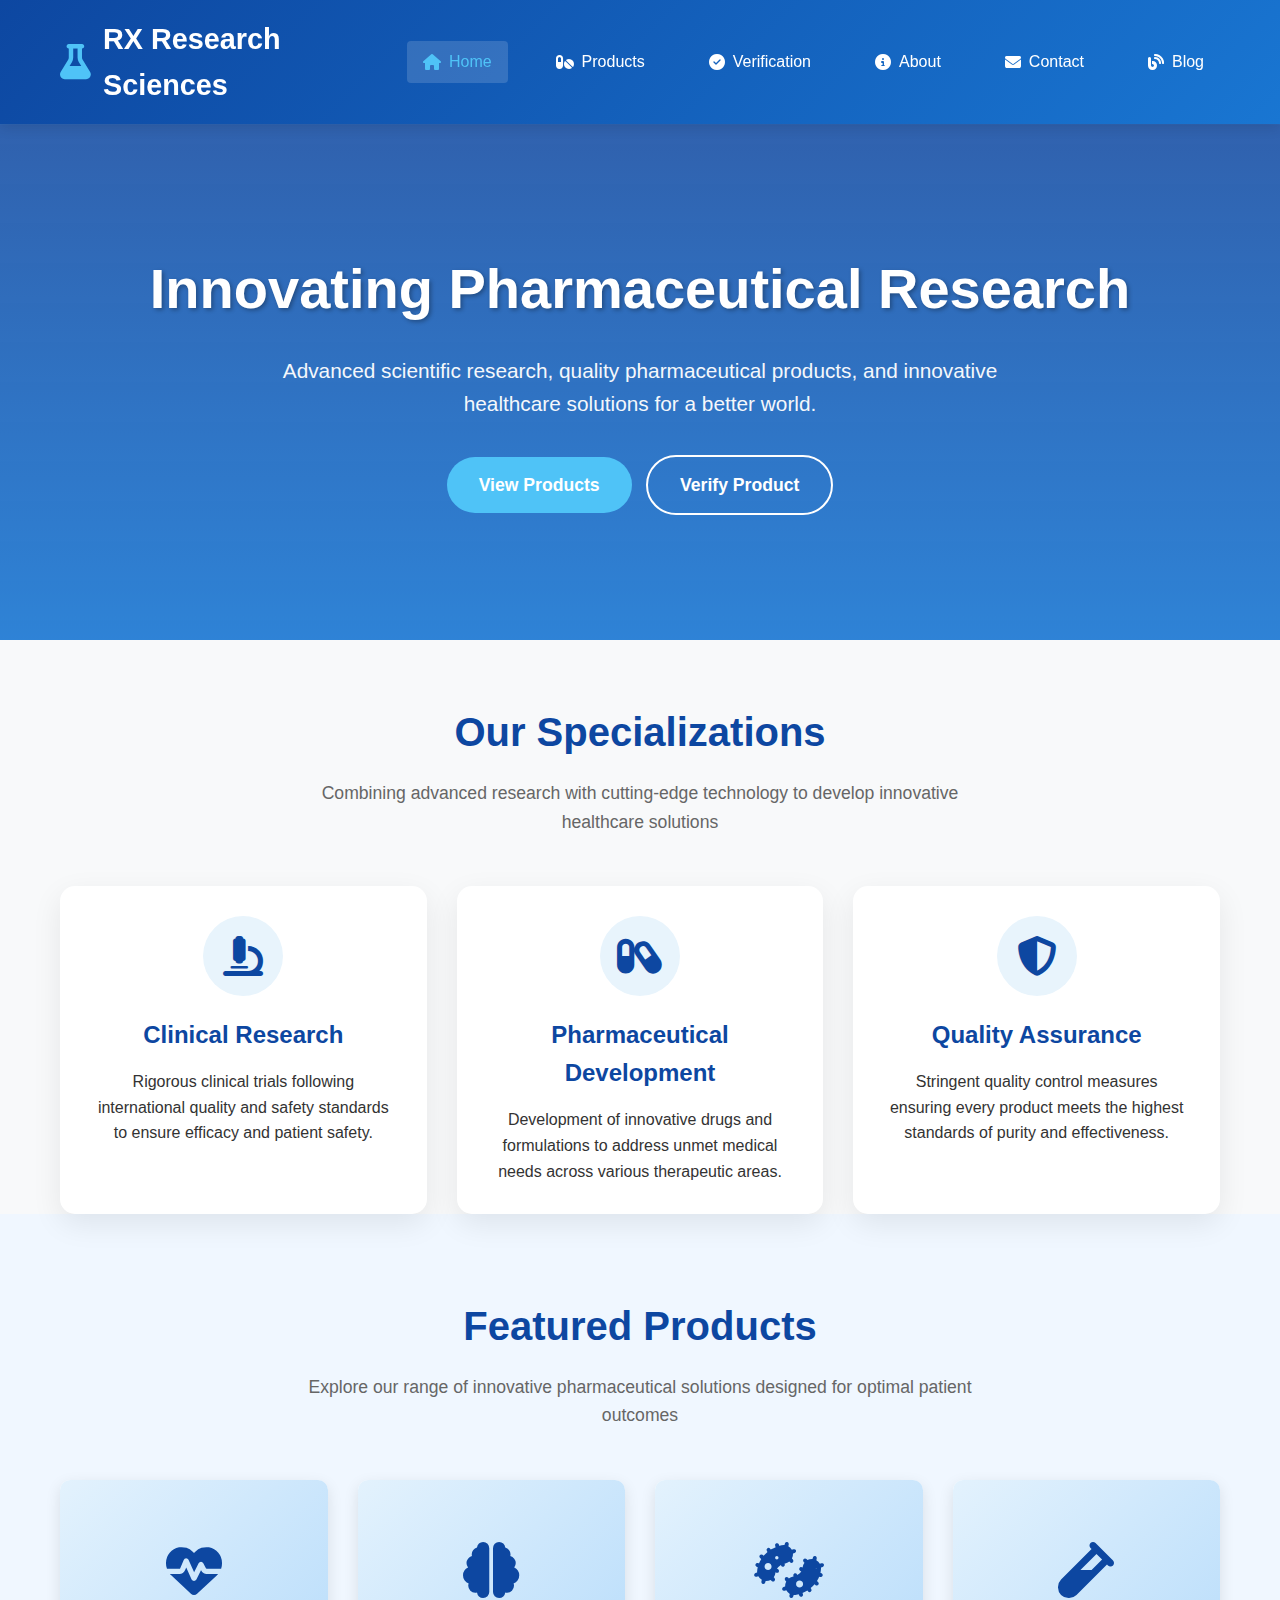
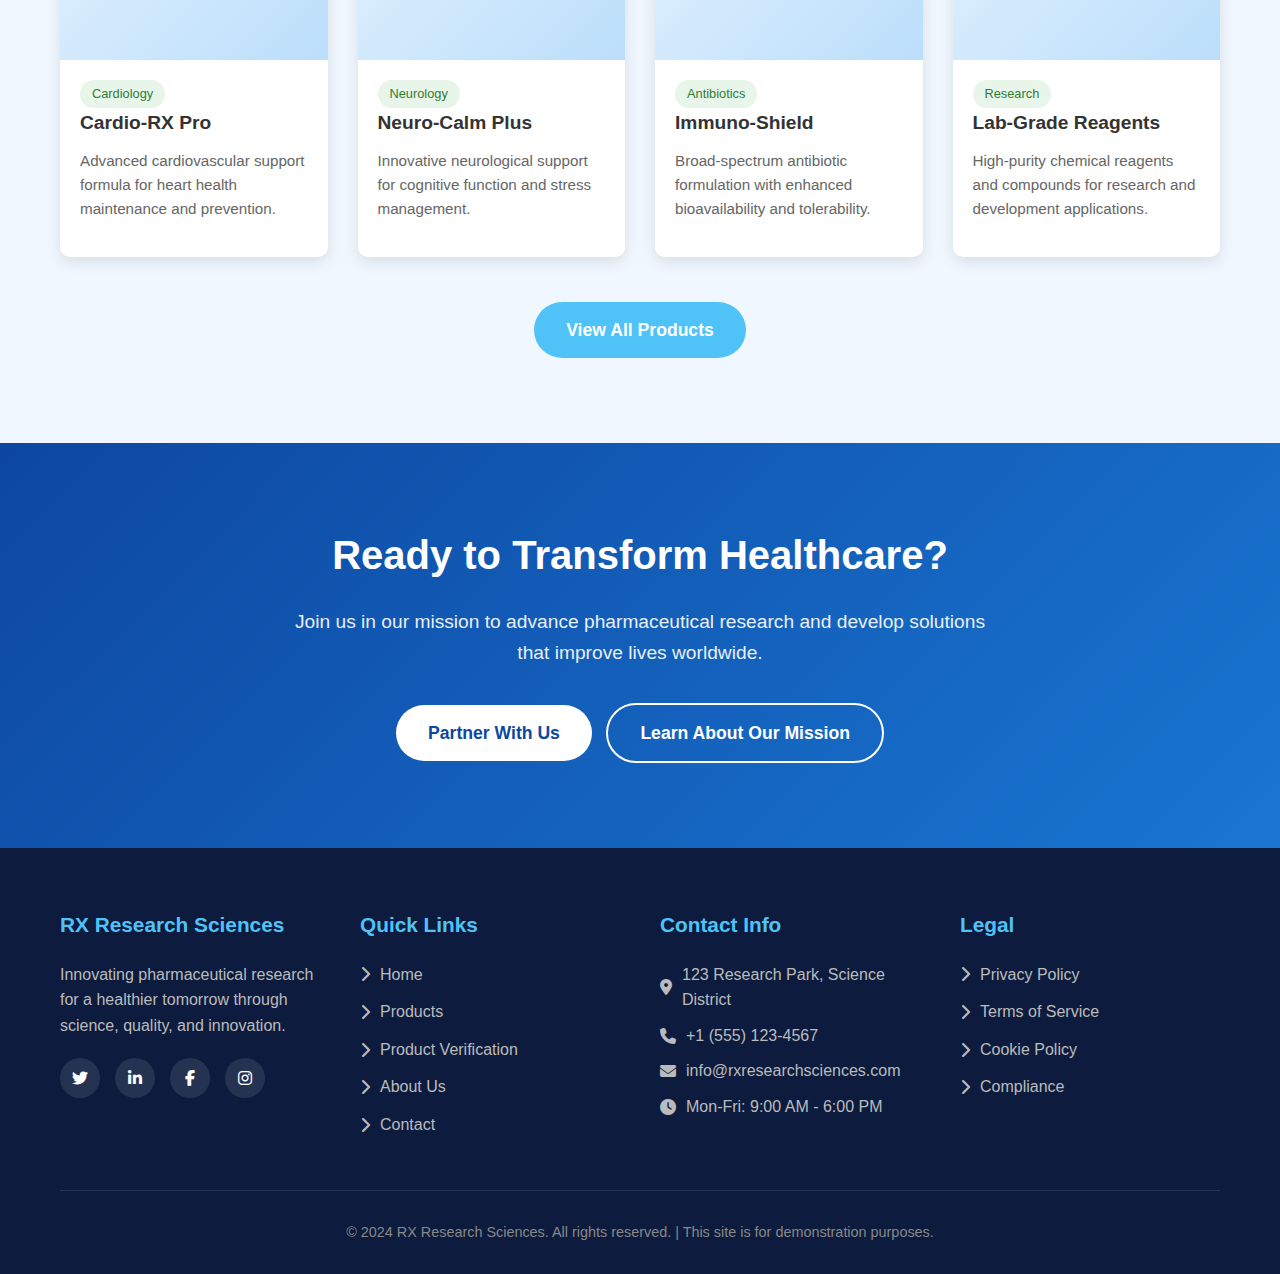
<file: index.html>
<!DOCTYPE html>
<html lang="en">
<head>
    <meta charset="UTF-8">
    <meta name="viewport" content="width=device-width, initial-scale=1.0">
    <title>RX Research Sciences - Innovative Pharmaceutical Research</title>
    <link rel="stylesheet" href="https://cdnjs.cloudflare.com/ajax/libs/font-awesome/6.4.0/css/all.min.css">
    <style>
        /* ===== RESET & BASE STYLES ===== */
        * {
            margin: 0;
            padding: 0;
            box-sizing: border-box;
        }
        
        body {
            font-family: 'Segoe UI', Tahoma, Geneva, Verdana, sans-serif;
            line-height: 1.6;
            color: #333;
            background-color: #f8f9fa;
        }
        
        .container {
            max-width: 1200px;
            margin: 0 auto;
            padding: 0 20px;
        }
        
        a {
            text-decoration: none;
            color: inherit;
        }
        
        /* ===== HEADER & NAVIGATION ===== */
        header {
            background: linear-gradient(135deg, #0d47a1 0%, #1976d2 100%);
            color: white;
            padding: 1rem 0;
            position: sticky;
            top: 0;
            z-index: 1000;
            box-shadow: 0 4px 12px rgba(0,0,0,0.1);
        }
        
        nav {
            display: flex;
            justify-content: space-between;
            align-items: center;
        }
        
        .logo {
            display: flex;
            align-items: center;
            gap: 12px;
            font-size: 1.8rem;
            font-weight: bold;
        }
        
        .logo i {
            color: #4fc3f7;
            font-size: 2.2rem;
        }
        
        .nav-links {
            display: flex;
            list-style: none;
            gap: 2rem;
        }
        
        .nav-links a {
            color: white;
            font-weight: 500;
            padding: 8px 16px;
            border-radius: 4px;
            transition: all 0.3s;
            display: flex;
            align-items: center;
            gap: 8px;
        }
        
        .nav-links a:hover,
        .nav-links a.active {
            background: rgba(255, 255, 255, 0.15);
            color: #4fc3f7;
        }
        
        .mobile-menu {
            display: none;
            font-size: 1.5rem;
            cursor: pointer;
        }
        
        /* ===== HERO SECTION ===== */
        .hero {
            background: linear-gradient(rgba(13, 71, 161, 0.85), rgba(25, 118, 210, 0.9)),
                        url('https://images.unsplash.com/photo-1559757148-5c350d0d3c56?ixlib=rb-4.0.3&auto=format&fit=crop&w=1600&q=80');
            background-size: cover;
            background-position: center;
            color: white;
            text-align: center;
            padding: 120px 20px;
            margin-bottom: 60px;
        }
        
        .hero h1 {
            font-size: 3.5rem;
            margin-bottom: 20px;
            text-shadow: 2px 2px 4px rgba(0,0,0,0.3);
        }
        
        .hero p {
            font-size: 1.3rem;
            max-width: 800px;
            margin: 0 auto 30px;
            opacity: 0.95;
        }
        
        .btn {
            display: inline-block;
            background: #4fc3f7;
            color: white;
            padding: 14px 32px;
            border-radius: 50px;
            font-weight: bold;
            font-size: 1.1rem;
            transition: all 0.3s;
            border: none;
            cursor: pointer;
            margin: 5px;
        }
        
        .btn:hover {
            background: #29b6f6;
            transform: translateY(-3px);
            box-shadow: 0 10px 20px rgba(0,0,0,0.2);
        }
        
        .btn-secondary {
            background: transparent;
            border: 2px solid white;
        }
        
        /* ===== SECTIONS ===== */
        section {
            padding: 80px 20px;
        }
        
        .section-title {
            text-align: center;
            margin-bottom: 50px;
        }
        
        .section-title h2 {
            font-size: 2.5rem;
            margin-bottom: 15px;
            color: #0d47a1;
        }
        
        .section-title p {
            color: #666;
            max-width: 700px;
            margin: 0 auto;
            font-size: 1.1rem;
        }
        
        /* ===== FEATURES ===== */
        .features-grid {
            display: grid;
            grid-template-columns: repeat(auto-fit, minmax(300px, 1fr));
            gap: 30px;
            margin-top: 40px;
        }
        
        .feature-card {
            background: white;
            border-radius: 15px;
            overflow: hidden;
            box-shadow: 0 10px 30px rgba(0,0,0,0.08);
            transition: transform 0.3s;
            padding: 30px;
            text-align: center;
        }
        
        .feature-card:hover {
            transform: translateY(-10px);
        }
        
        .feature-icon {
            background: #e8f4fc;
            width: 80px;
            height: 80px;
            border-radius: 50%;
            display: flex;
            align-items: center;
            justify-content: center;
            margin: 0 auto 20px;
            font-size: 2.5rem;
            color: #0d47a1;
        }
        
        .feature-card h3 {
            margin-bottom: 15px;
            color: #0d47a1;
            font-size: 1.5rem;
        }
        
        /* ===== PRODUCTS PREVIEW ===== */
        .products-preview {
            background: #f0f7ff;
        }
        
        .products-grid {
            display: grid;
            grid-template-columns: repeat(auto-fit, minmax(250px, 1fr));
            gap: 30px;
            margin-top: 40px;
        }
        
        .product-card {
            background: white;
            border-radius: 10px;
            overflow: hidden;
            box-shadow: 0 5px 15px rgba(0,0,0,0.1);
            transition: all 0.3s;
        }
        
        .product-card:hover {
            transform: translateY(-5px);
            box-shadow: 0 15px 30px rgba(0,0,0,0.15);
        }
        
        .product-img {
            height: 180px;
            background: linear-gradient(135deg, #e3f2fd, #bbdefb);
            display: flex;
            align-items: center;
            justify-content: center;
            font-size: 3.5rem;
            color: #0d47a1;
        }
        
        .product-info {
            padding: 20px;
        }
        
        .product-info h4 {
            margin-bottom: 10px;
            color: #333;
            font-size: 1.2rem;
        }
        
        .product-info p {
            color: #666;
            font-size: 0.95rem;
            margin-bottom: 15px;
        }
        
        .product-tag {
            display: inline-block;
            background: #e8f5e9;
            color: #2e7d32;
            padding: 4px 12px;
            border-radius: 20px;
            font-size: 0.8rem;
            font-weight: 500;
        }
        
        /* ===== CTA SECTION ===== */
        .cta-section {
            background: linear-gradient(135deg, #0d47a1 0%, #1976d2 100%);
            color: white;
            text-align: center;
            padding: 80px 20px;
        }
        
        .cta-section h2 {
            font-size: 2.5rem;
            margin-bottom: 20px;
        }
        
        .cta-section p {
            max-width: 700px;
            margin: 0 auto 30px;
            font-size: 1.2rem;
            opacity: 0.9;
        }
        
        /* ===== FOOTER ===== */
        footer {
            background: #0d1b3e;
            color: white;
            padding: 60px 20px 30px;
        }
        
        .footer-grid {
            display: grid;
            grid-template-columns: repeat(auto-fit, minmax(250px, 1fr));
            gap: 40px;
            margin-bottom: 40px;
        }
        
        .footer-col h3 {
            margin-bottom: 20px;
            font-size: 1.3rem;
            color: #4fc3f7;
        }
        
        .footer-links {
            list-style: none;
        }
        
        .footer-links li {
            margin-bottom: 12px;
        }
        
        .footer-links a {
            color: #bbbbbb;
            transition: color 0.3s;
            display: flex;
            align-items: center;
            gap: 10px;
        }
        
        .footer-links a:hover {
            color: #4fc3f7;
        }
        
        .contact-info {
            color: #bbbbbb;
        }
        
        .contact-info p {
            margin-bottom: 10px;
            display: flex;
            align-items: center;
            gap: 10px;
        }
        
        .social-icons {
            display: flex;
            gap: 15px;
            margin-top: 20px;
        }
        
        .social-icons a {
            display: inline-flex;
            align-items: center;
            justify-content: center;
            width: 40px;
            height: 40px;
            background: rgba(255, 255, 255, 0.1);
            border-radius: 50%;
            color: white;
            transition: all 0.3s;
        }
        
        .social-icons a:hover {
            background: #4fc3f7;
            transform: translateY(-3px);
        }
        
        .copyright {
            text-align: center;
            padding-top: 30px;
            border-top: 1px solid rgba(255, 255, 255, 0.1);
            color: #888;
            font-size: 0.9rem;
        }
        
        /* ===== RESPONSIVE ===== */
        @media (max-width: 768px) {
            .nav-links {
                display: none;
                position: absolute;
                top: 100%;
                left: 0;
                right: 0;
                background: #0d47a1;
                flex-direction: column;
                padding: 20px;
                box-shadow: 0 10px 20px rgba(0,0,0,0.2);
                text-align: center;
            }
            
            .nav-links.active {
                display: flex;
            }
            
            .mobile-menu {
                display: block;
            }
            
            .hero h1 {
                font-size: 2.5rem;
            }
            
            .hero p {
                font-size: 1.1rem;
            }
            
            .section-title h2 {
                font-size: 2rem;
            }
        }
    </style>
</head>
<body>
    <!-- HEADER & NAVIGATION -->
    <header>
        <div class="container">
            <nav>
                <div class="logo">
                    <i class="fas fa-flask"></i>
                    <span>RX Research Sciences</span>
                </div>
                <div class="mobile-menu">
                    <i class="fas fa-bars"></i>
                </div>
                <ul class="nav-links">
                    <li><a href="index.html" class="active"><i class="fas fa-home"></i> Home</a></li>
                    <li><a href="products.html"><i class="fas fa-pills"></i> Products</a></li>
                    <li><a href="verification.html"><i class="fas fa-check-circle"></i> Verification</a></li>
                    <li><a href="about.html"><i class="fas fa-info-circle"></i> About</a></li>
                    <li><a href="contact.html"><i class="fas fa-envelope"></i> Contact</a></li>
                    <li><a href="blog.html"><i class="fas fa-blog"></i> Blog</a></li>
                </ul>
            </nav>
        </div>
    </header>

    <!-- HERO SECTION -->
    <section class="hero">
        <div class="container">
            <h1>Innovating Pharmaceutical Research</h1>
            <p>Advanced scientific research, quality pharmaceutical products, and innovative healthcare solutions for a better world.</p>
            <a href="products.html" class="btn">View Products</a>
            <a href="verification.html" class="btn btn-secondary">Verify Product</a>
        </div>
    </section>

    <!-- FEATURES SECTION -->
    <section class="container">
        <div class="section-title">
            <h2>Our Specializations</h2>
            <p>Combining advanced research with cutting-edge technology to develop innovative healthcare solutions</p>
        </div>
        
        <div class="features-grid">
            <div class="feature-card">
                <div class="feature-icon">
                    <i class="fas fa-microscope"></i>
                </div>
                <h3>Clinical Research</h3>
                <p>Rigorous clinical trials following international quality and safety standards to ensure efficacy and patient safety.</p>
            </div>
            
            <div class="feature-card">
                <div class="feature-icon">
                    <i class="fas fa-capsules"></i>
                </div>
                <h3>Pharmaceutical Development</h3>
                <p>Development of innovative drugs and formulations to address unmet medical needs across various therapeutic areas.</p>
            </div>
            
            <div class="feature-card">
                <div class="feature-icon">
                    <i class="fas fa-shield-alt"></i>
                </div>
                <h3>Quality Assurance</h3>
                <p>Stringent quality control measures ensuring every product meets the highest standards of purity and effectiveness.</p>
            </div>
        </div>
    </section>

    <!-- PRODUCTS PREVIEW -->
    <section class="products-preview">
        <div class="container">
            <div class="section-title">
                <h2>Featured Products</h2>
                <p>Explore our range of innovative pharmaceutical solutions designed for optimal patient outcomes</p>
            </div>
            
            <div class="products-grid">
                <div class="product-card">
                    <div class="product-img">
                        <i class="fas fa-heartbeat"></i>
                    </div>
                    <div class="product-info">
                        <span class="product-tag">Cardiology</span>
                        <h4>Cardio-RX Pro</h4>
                        <p>Advanced cardiovascular support formula for heart health maintenance and prevention.</p>
                    </div>
                </div>
                
                <div class="product-card">
                    <div class="product-img">
                        <i class="fas fa-brain"></i>
                    </div>
                    <div class="product-info">
                        <span class="product-tag">Neurology</span>
                        <h4>Neuro-Calm Plus</h4>
                        <p>Innovative neurological support for cognitive function and stress management.</p>
                    </div>
                </div>
                
                <div class="product-card">
                    <div class="product-img">
                        <i class="fas fa-bacteria"></i>
                    </div>
                    <div class="product-info">
                        <span class="product-tag">Antibiotics</span>
                        <h4>Immuno-Shield</h4>
                        <p>Broad-spectrum antibiotic formulation with enhanced bioavailability and tolerability.</p>
                    </div>
                </div>
                
                <div class="product-card">
                    <div class="product-img">
                        <i class="fas fa-vial"></i>
                    </div>
                    <div class="product-info">
                        <span class="product-tag">Research</span>
                        <h4>Lab-Grade Reagents</h4>
                        <p>High-purity chemical reagents and compounds for research and development applications.</p>
                    </div>
                </div>
            </div>
            
            <div style="text-align: center; margin-top: 40px;">
                <a href="products.html" class="btn">View All Products</a>
            </div>
        </div>
    </section>

    <!-- CTA SECTION -->
    <section class="cta-section">
        <div class="container">
            <h2>Ready to Transform Healthcare?</h2>
            <p>Join us in our mission to advance pharmaceutical research and develop solutions that improve lives worldwide.</p>
            <a href="contact.html" class="btn" style="background: white; color: #0d47a1;">Partner With Us</a>
            <a href="about.html" class="btn btn-secondary">Learn About Our Mission</a>
        </div>
    </section>

    <!-- FOOTER -->
    <footer>
        <div class="container">
            <div class="footer-grid">
                <div class="footer-col">
                    <h3>RX Research Sciences</h3>
                    <p style="color: #bbbbbb; margin-bottom: 20px;">Innovating pharmaceutical research for a healthier tomorrow through science, quality, and innovation.</p>
                    <div class="social-icons">
                        <a href="#"><i class="fab fa-twitter"></i></a>
                        <a href="#"><i class="fab fa-linkedin-in"></i></a>
                        <a href="#"><i class="fab fa-facebook-f"></i></a>
                        <a href="#"><i class="fab fa-instagram"></i></a>
                    </div>
                </div>
                
                <div class="footer-col">
                    <h3>Quick Links</h3>
                    <ul class="footer-links">
                        <li><a href="index.html"><i class="fas fa-chevron-right"></i> Home</a></li>
                        <li><a href="products.html"><i class="fas fa-chevron-right"></i> Products</a></li>
                        <li><a href="verification.html"><i class="fas fa-chevron-right"></i> Product Verification</a></li>
                        <li><a href="about.html"><i class="fas fa-chevron-right"></i> About Us</a></li>
                        <li><a href="contact.html"><i class="fas fa-chevron-right"></i> Contact</a></li>
                    </ul>
                </div>
                
                <div class="footer-col">
                    <h3>Contact Info</h3>
                    <div class="contact-info">
                        <p><i class="fas fa-map-marker-alt"></i> 123 Research Park, Science District</p>
                        <p><i class="fas fa-phone"></i> +1 (555) 123-4567</p>
                        <p><i class="fas fa-envelope"></i> info@rxresearchsciences.com</p>
                        <p><i class="fas fa-clock"></i> Mon-Fri: 9:00 AM - 6:00 PM</p>
                    </div>
                </div>
                
                <div class="footer-col">
                    <h3>Legal</h3>
                    <ul class="footer-links">
                        <li><a href="#"><i class="fas fa-chevron-right"></i> Privacy Policy</a></li>
                        <li><a href="#"><i class="fas fa-chevron-right"></i> Terms of Service</a></li>
                        <li><a href="#"><i class="fas fa-chevron-right"></i> Cookie Policy</a></li>
                        <li><a href="#"><i class="fas fa-chevron-right"></i> Compliance</a></li>
                    </ul>
                </div>
            </div>
            
            <div class="copyright">
                <p>&copy; 2024 RX Research Sciences. All rights reserved. | This site is for demonstration purposes.</p>
            </div>
        </div>
    </footer>

    <!-- MOBILE MENU SCRIPT -->
    <script>
        document.querySelector('.mobile-menu').addEventListener('click', function() {
            document.querySelector('.nav-links').classList.toggle('active');
        });
        
        // Close mobile menu when clicking a link
        document.querySelectorAll('.nav-links a').forEach(link => {
            link.addEventListener('click', () => {
                document.querySelector('.nav-links').classList.remove('active');
            });
        });
    </script>
</body>
</html>
</file>
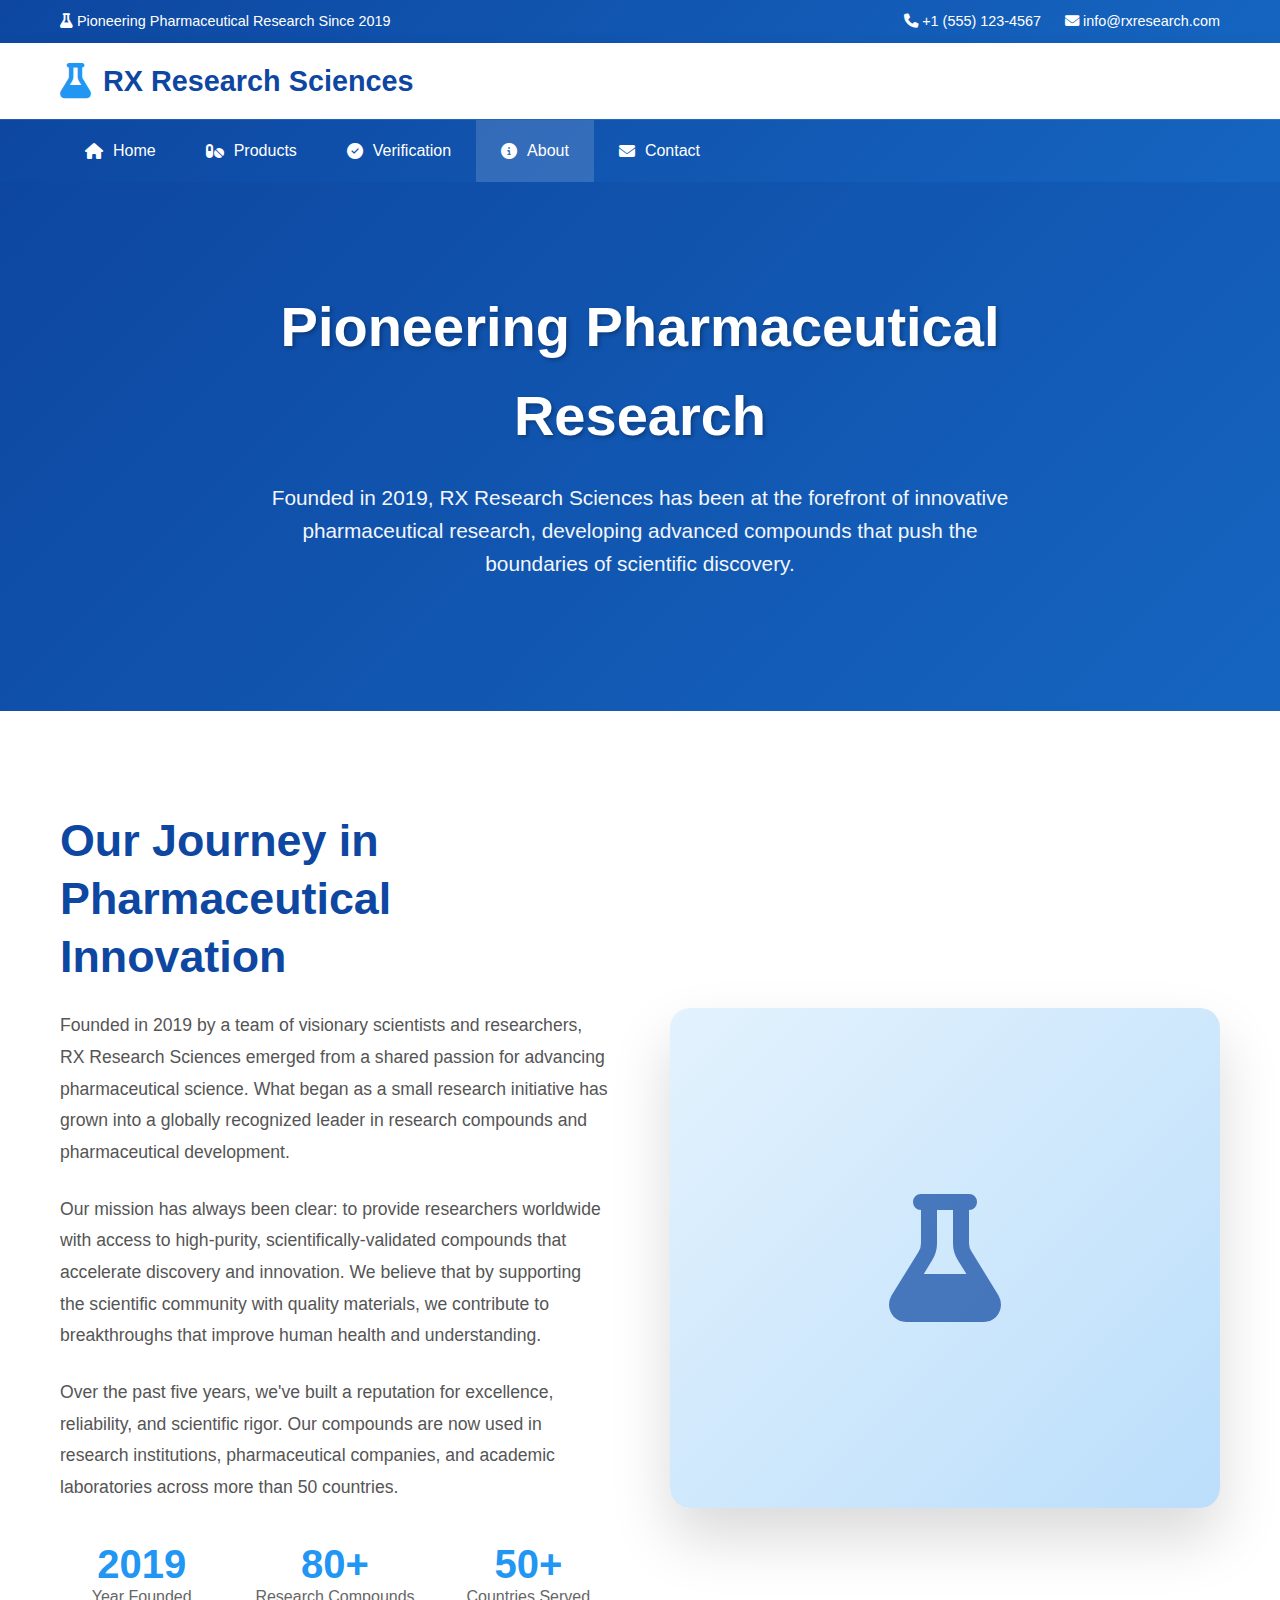
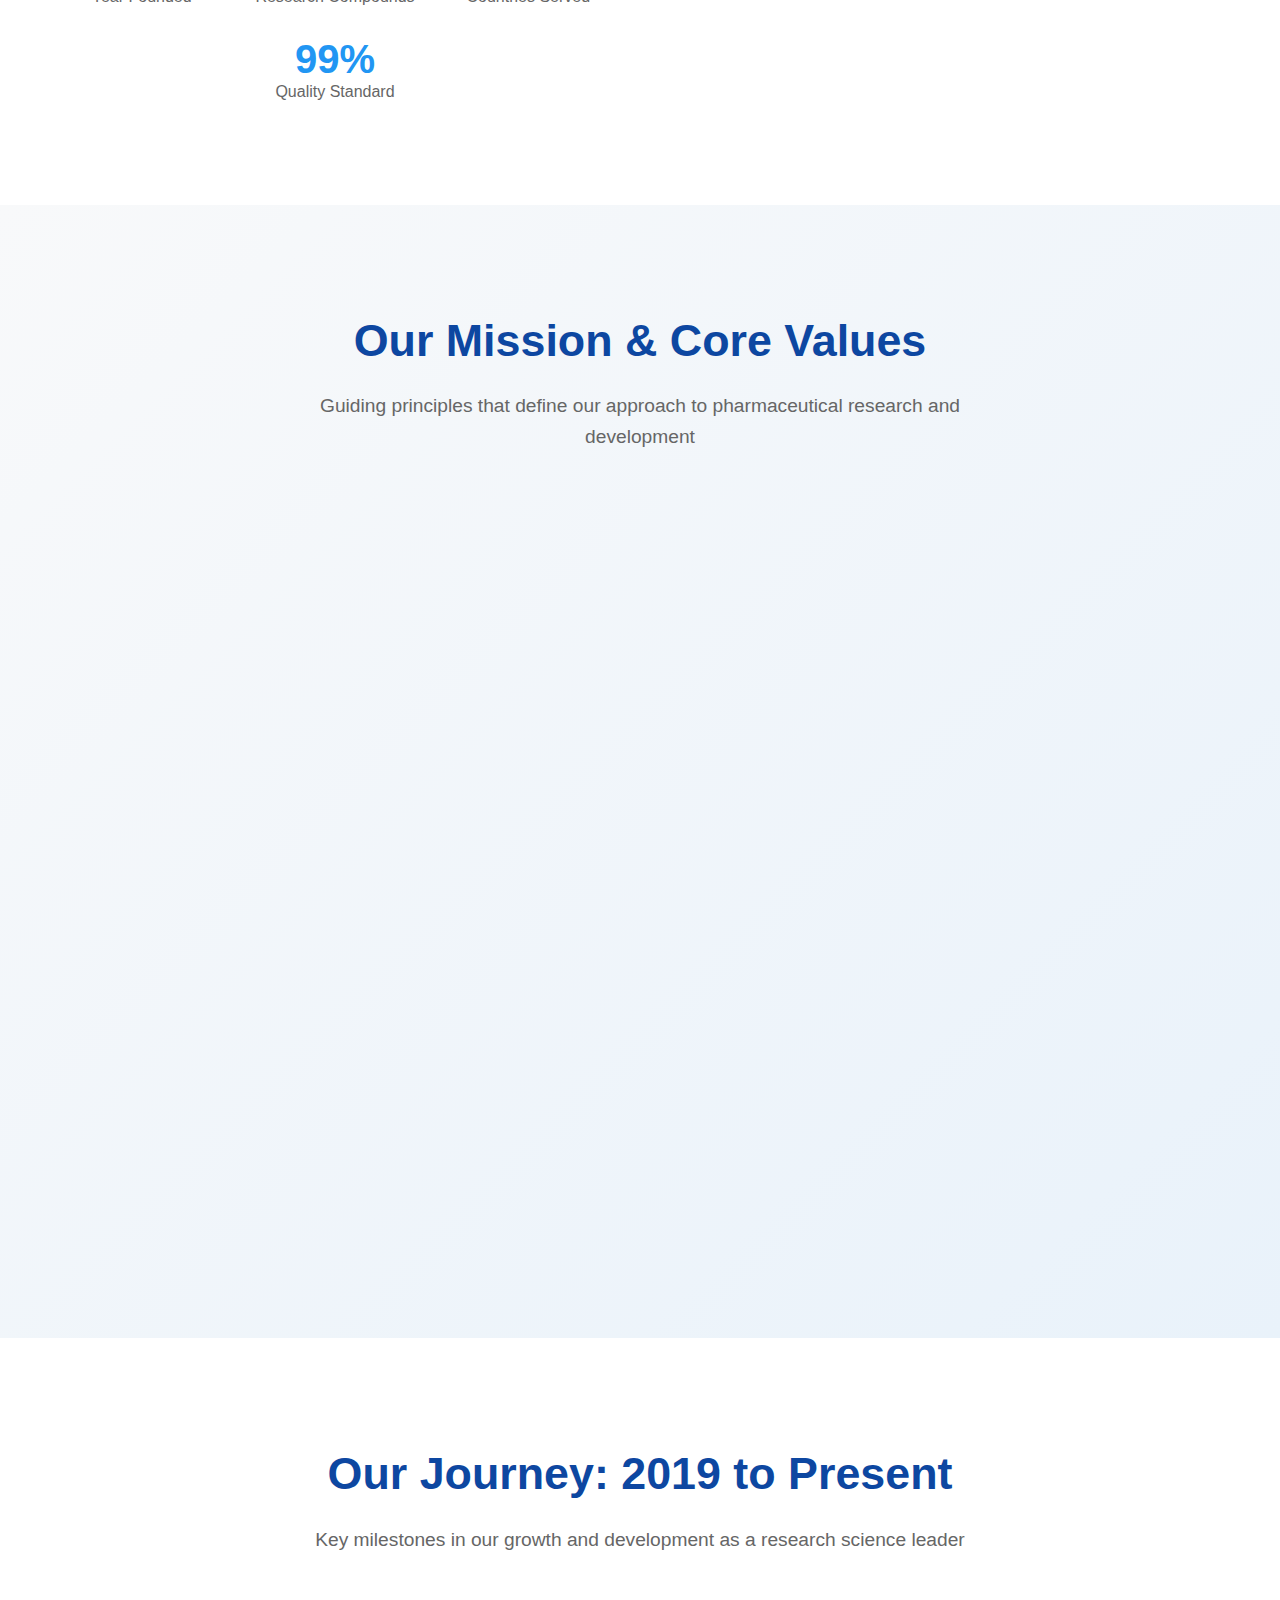
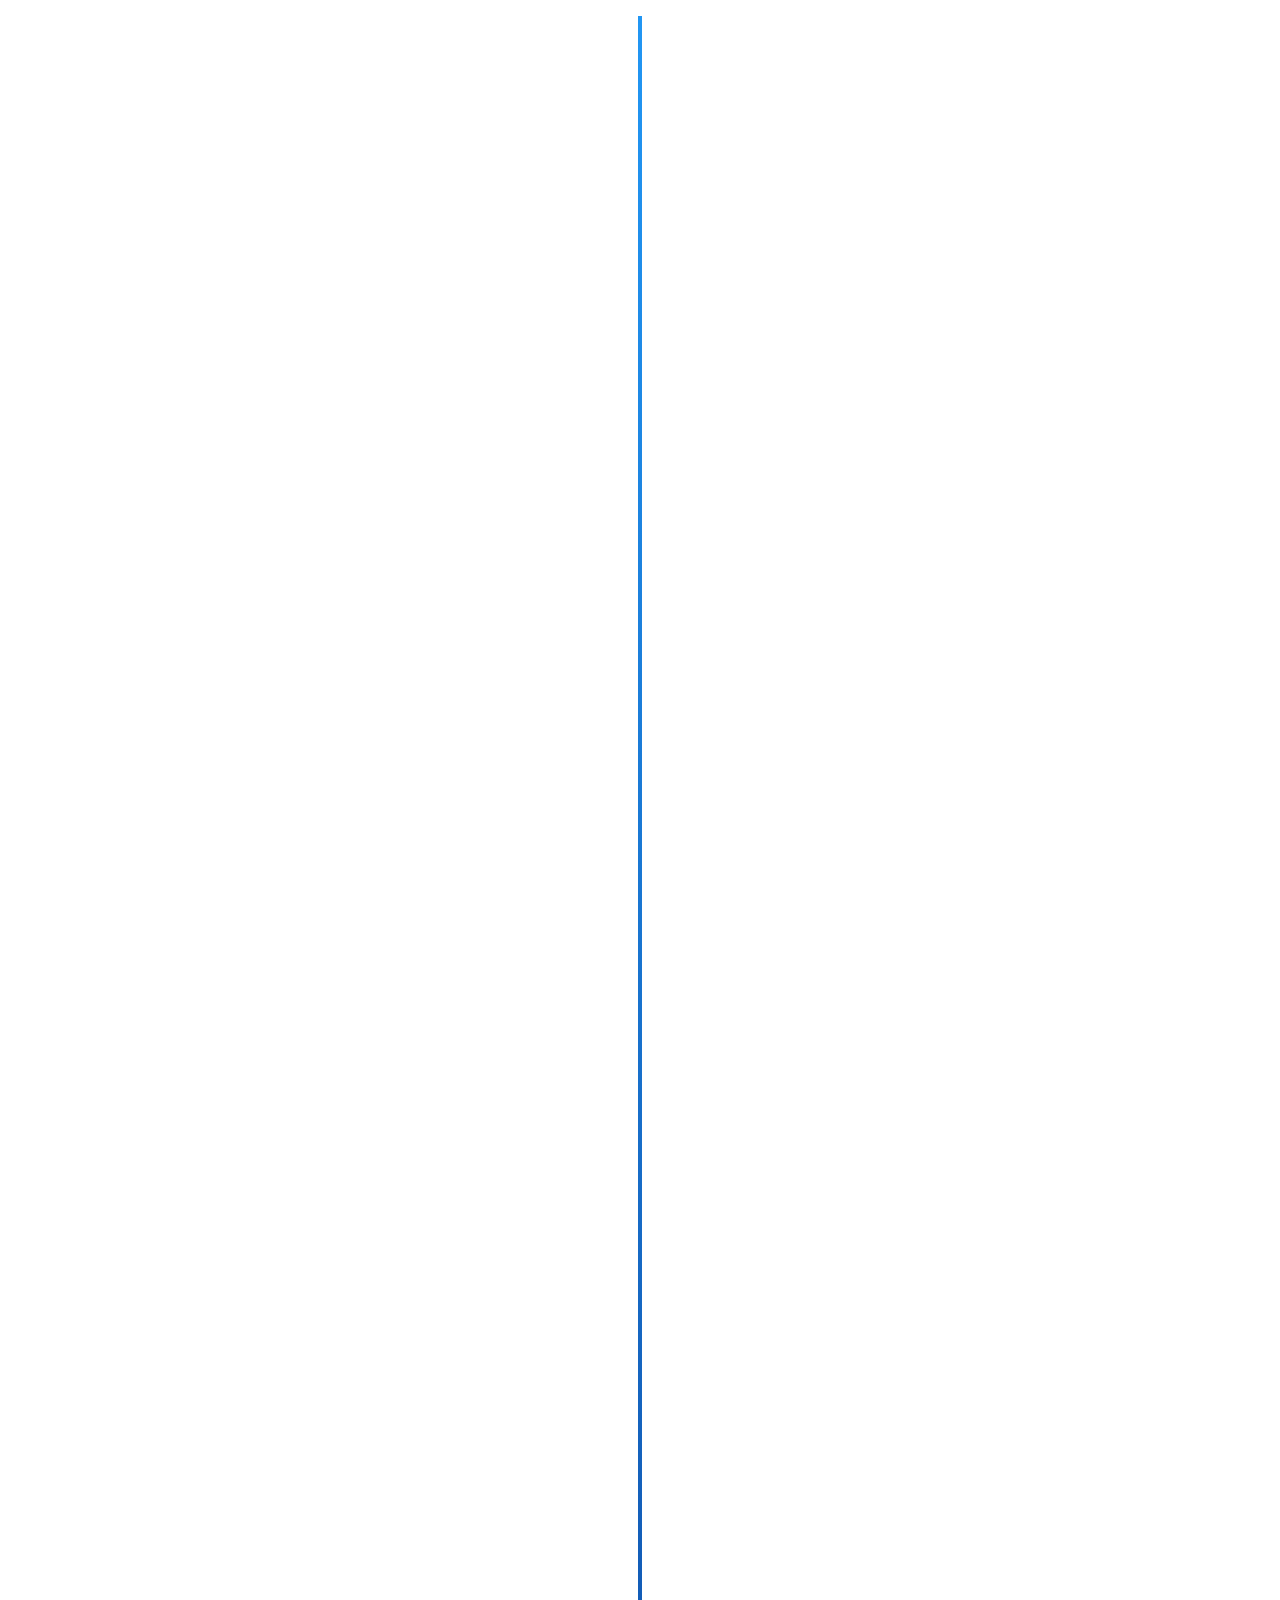
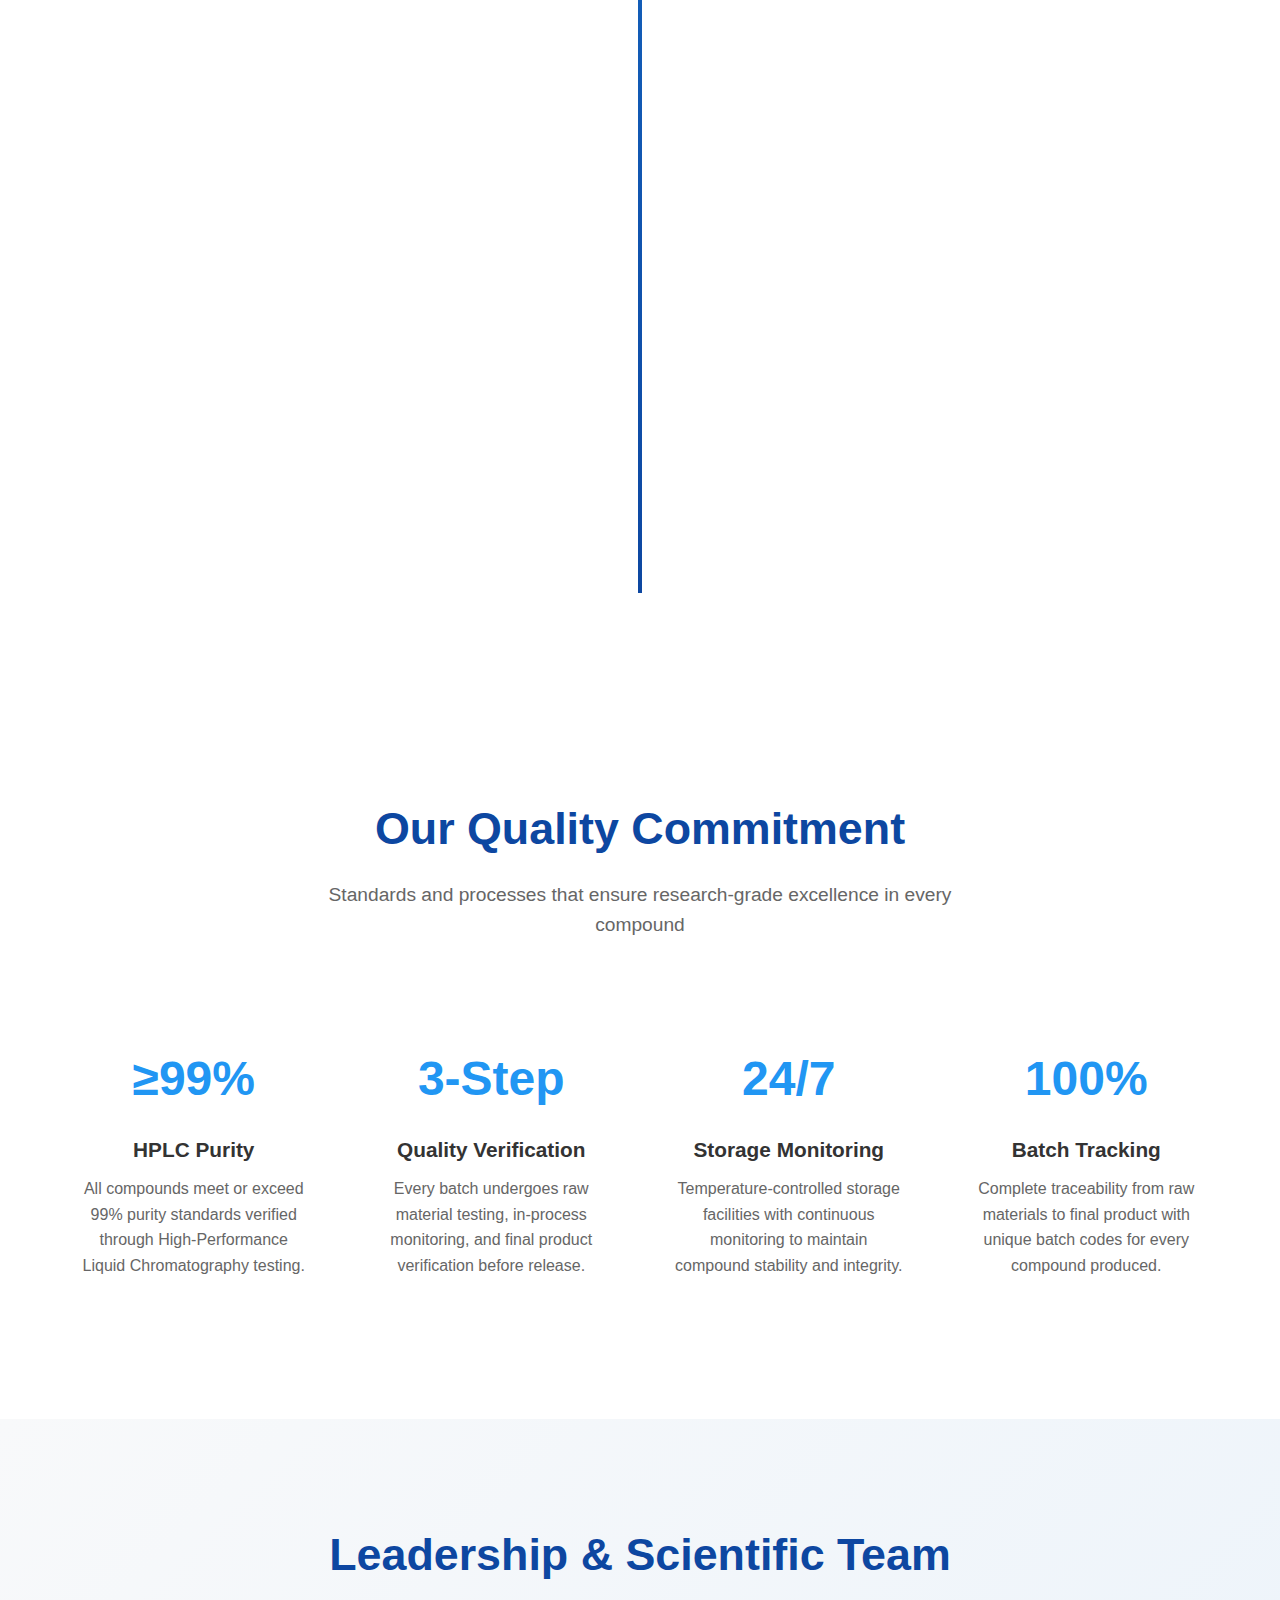
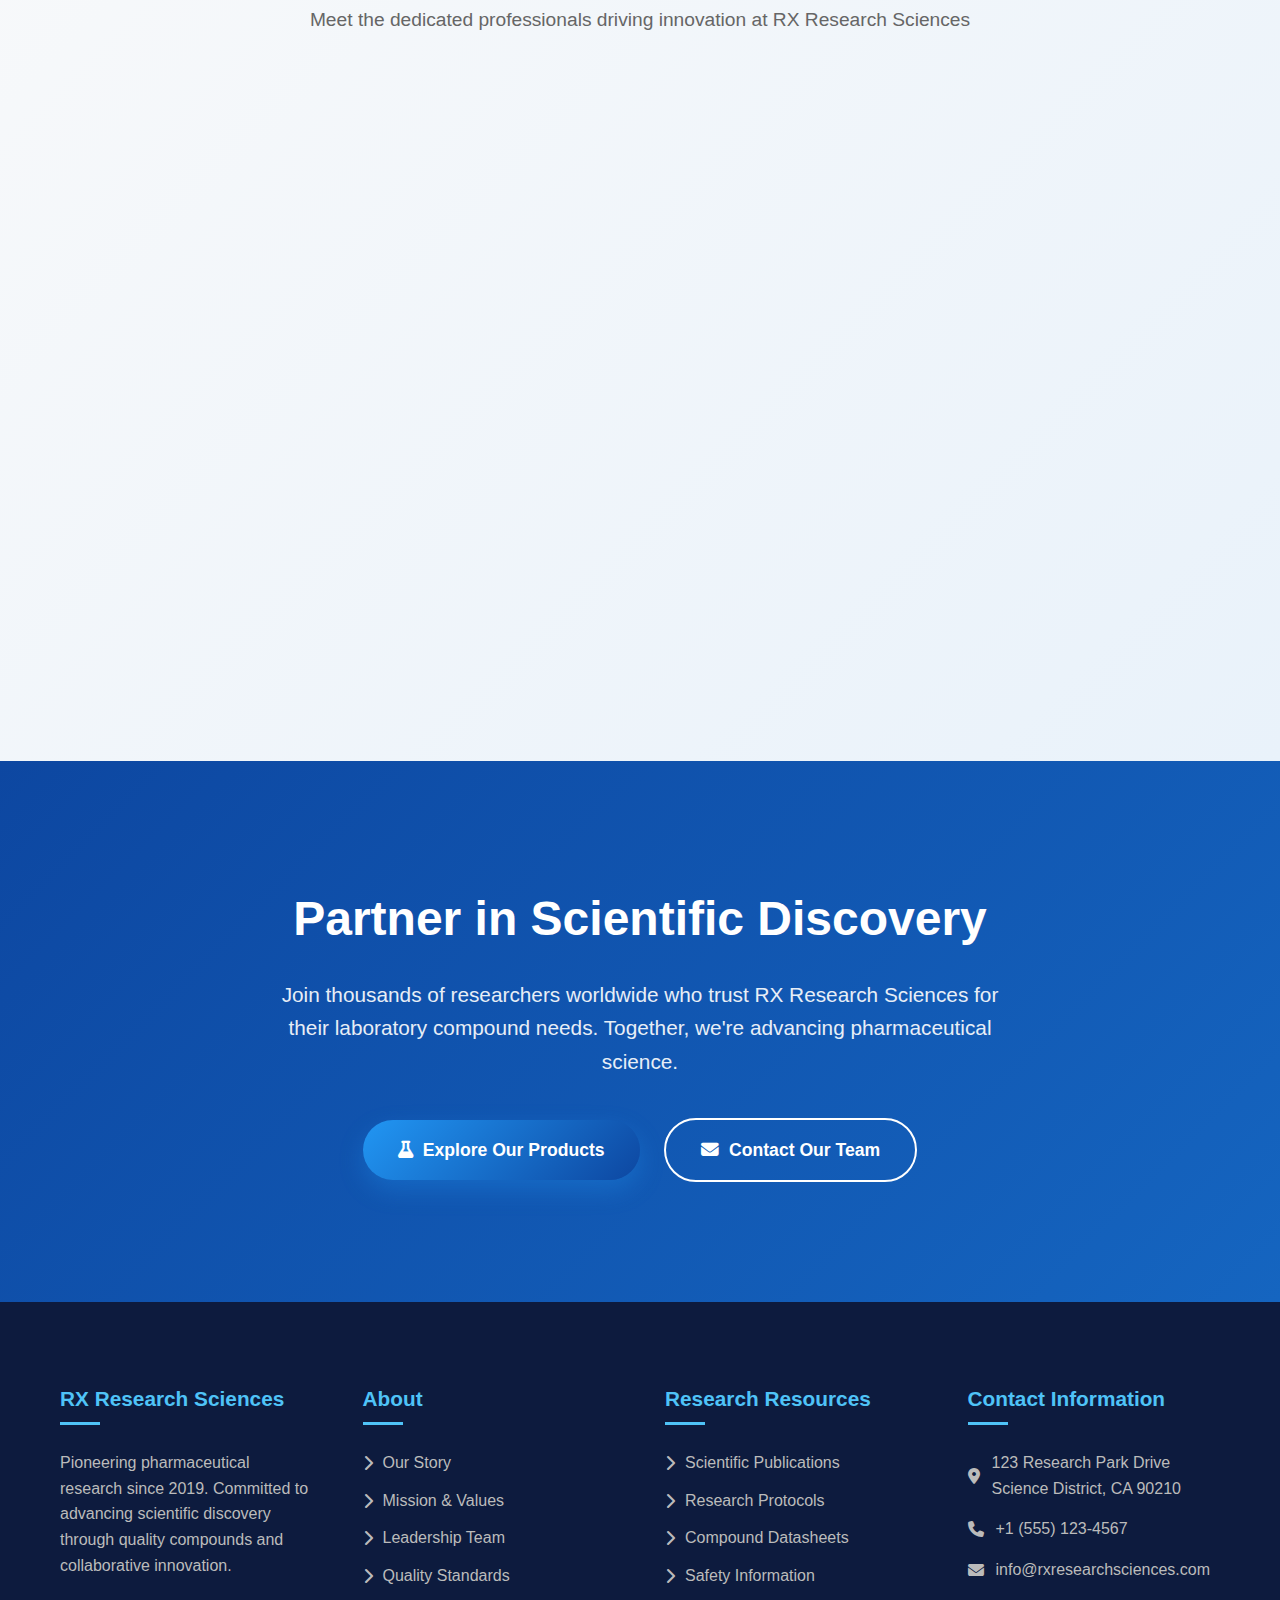
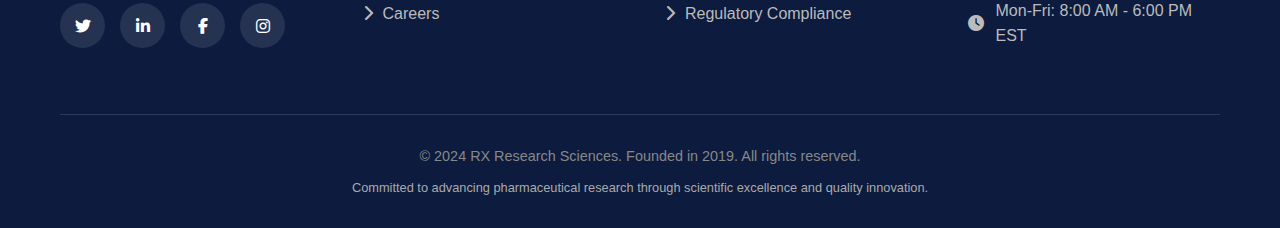
<file: about.html>
<!DOCTYPE html>
<html lang="en">
<head>
    <meta charset="UTF-8">
    <meta name="viewport" content="width=device-width, initial-scale=1.0">
    <title>About Us - RX Research Sciences</title>
    <link rel="stylesheet" href="https://cdnjs.cloudflare.com/ajax/libs/font-awesome/6.4.0/css/all.min.css">
    <style>
        /* ===== BASE STYLES ===== */
        * {
            margin: 0;
            padding: 0;
            box-sizing: border-box;
        }
        
        body {
            font-family: 'Segoe UI', Tahoma, Geneva, Verdana, sans-serif;
            line-height: 1.6;
            color: #333;
            background-color: #f8f9fa;
        }
        
        .container {
            max-width: 1200px;
            margin: 0 auto;
            padding: 0 20px;
        }
        
        /* ===== TOP BAR ===== */
        .top-bar {
            background: linear-gradient(135deg, #0d47a1 0%, #1565c0 100%);
            color: white;
            padding: 10px 0;
            font-size: 0.9rem;
        }
        
        .top-bar-content {
            display: flex;
            justify-content: space-between;
            align-items: center;
        }
        
        .top-links a {
            color: white;
            margin-left: 20px;
            text-decoration: none;
        }
        
        /* ===== HEADER ===== */
        header {
            background: white;
            box-shadow: 0 2px 15px rgba(0,0,0,0.08);
        }
        
        .header-content {
            display: flex;
            align-items: center;
            justify-content: space-between;
            padding: 15px 0;
        }
        
        .logo {
            display: flex;
            align-items: center;
            gap: 12px;
            font-size: 1.8rem;
            font-weight: bold;
            color: #0d47a1;
            text-decoration: none;
        }
        
        .logo i {
            color: #2196f3;
            font-size: 2.2rem;
        }
        
        /* ===== NAVIGATION ===== */
        .main-nav {
            background: linear-gradient(135deg, #0d47a1, #1565c0);
            border-top: 1px solid rgba(255,255,255,0.1);
        }
        
        .nav-links {
            display: flex;
            list-style: none;
            gap: 0;
        }
        
        .nav-links li {
            position: relative;
        }
        
        .nav-links a {
            display: flex;
            align-items: center;
            gap: 10px;
            padding: 18px 25px;
            color: white;
            text-decoration: none;
            font-weight: 500;
            transition: all 0.3s;
        }
        
        .nav-links a:hover,
        .nav-links a.active {
            background: rgba(255, 255, 255, 0.15);
        }
        
        /* ===== ABOUT HERO ===== */
        .about-hero {
            background: linear-gradient(135deg, #0d47a1, #1565c0);
            color: white;
            padding: 100px 0;
            text-align: center;
            position: relative;
            overflow: hidden;
        }
        
        .about-hero::before {
            content: '';
            position: absolute;
            top: 0;
            left: 0;
            right: 0;
            bottom: 0;
            background: url('https://images.unsplash.com/photo-1532094349884-543bc11b234d?ixlib=rb-4.0.3&auto=format&fit=crop&w=1600&q=80') center/cover;
            opacity: 0.15;
        }
        
        .about-hero-content {
            position: relative;
            z-index: 1;
            max-width: 800px;
            margin: 0 auto;
        }
        
        .about-hero h1 {
            font-size: 3.5rem;
            margin-bottom: 20px;
            text-shadow: 2px 2px 4px rgba(0,0,0,0.3);
        }
        
        .about-hero p {
            font-size: 1.3rem;
            opacity: 0.95;
            margin-bottom: 30px;
        }
        
        /* ===== COMPANY OVERVIEW ===== */
        .overview-section {
            padding: 100px 0;
            background: white;
        }
        
        .overview-grid {
            display: grid;
            grid-template-columns: 1fr 1fr;
            gap: 60px;
            align-items: center;
        }
        
        @media (max-width: 992px) {
            .overview-grid {
                grid-template-columns: 1fr;
                gap: 40px;
            }
        }
        
        .overview-content h2 {
            font-size: 2.8rem;
            color: #0d47a1;
            margin-bottom: 25px;
            line-height: 1.3;
        }
        
        .overview-content p {
            font-size: 1.1rem;
            color: #555;
            margin-bottom: 25px;
            line-height: 1.8;
        }
        
        .overview-stats {
            display: flex;
            gap: 30px;
            margin-top: 40px;
            flex-wrap: wrap;
        }
        
        .stat-item {
            text-align: center;
            flex: 1;
            min-width: 150px;
        }
        
        .stat-number {
            font-size: 2.5rem;
            font-weight: bold;
            color: #2196f3;
            display: block;
            line-height: 1;
        }
        
        .stat-label {
            font-size: 1rem;
            color: #666;
            margin-top: 8px;
        }
        
        .overview-image {
            position: relative;
            border-radius: 20px;
            overflow: hidden;
            box-shadow: 0 30px 60px rgba(0,0,0,0.15);
        }
        
        .overview-image img {
            width: 100%;
            height: auto;
            display: block;
        }
        
        /* ===== MISSION & VALUES ===== */
        .mission-section {
            padding: 100px 0;
            background: linear-gradient(135deg, #f8f9fa 0%, #e9f2fa 100%);
        }
        
        .section-header {
            text-align: center;
            margin-bottom: 60px;
        }
        
        .section-header h2 {
            font-size: 2.8rem;
            color: #0d47a1;
            margin-bottom: 15px;
        }
        
        .section-header p {
            color: #666;
            font-size: 1.2rem;
            max-width: 700px;
            margin: 0 auto;
        }
        
        .values-grid {
            display: grid;
            grid-template-columns: repeat(auto-fit, minmax(300px, 1fr));
            gap: 40px;
        }
        
        .value-card {
            background: white;
            border-radius: 15px;
            padding: 40px 30px;
            text-align: center;
            box-shadow: 0 10px 30px rgba(0,0,0,0.08);
            transition: all 0.3s;
            border: 1px solid transparent;
        }
        
        .value-card:hover {
            transform: translateY(-10px);
            box-shadow: 0 20px 40px rgba(0,0,0,0.15);
            border-color: #2196f3;
        }
        
        .value-icon {
            width: 80px;
            height: 80px;
            background: linear-gradient(135deg, #2196f3, #0d47a1);
            border-radius: 50%;
            display: flex;
            align-items: center;
            justify-content: center;
            margin: 0 auto 25px;
            font-size: 2rem;
            color: white;
        }
        
        .value-card h3 {
            font-size: 1.5rem;
            margin-bottom: 15px;
            color: #333;
        }
        
        .value-card p {
            color: #666;
        }
        
        /* ===== TIMELINE ===== */
        .timeline-section {
            padding: 100px 0;
            background: white;
            position: relative;
            overflow: hidden;
        }
        
        .timeline {
            position: relative;
            max-width: 800px;
            margin: 0 auto;
            padding: 40px 0;
        }
        
        .timeline::before {
            content: '';
            position: absolute;
            left: 50%;
            top: 0;
            bottom: 0;
            width: 4px;
            background: linear-gradient(180deg, #2196f3, #0d47a1);
            transform: translateX(-50%);
        }
        
        @media (max-width: 768px) {
            .timeline::before {
                left: 30px;
            }
        }
        
        .timeline-item {
            position: relative;
            margin-bottom: 60px;
            width: 50%;
            padding: 0 50px;
        }
        
        .timeline-item:nth-child(odd) {
            left: 0;
            text-align: right;
        }
        
        .timeline-item:nth-child(even) {
            left: 50%;
            text-align: left;
        }
        
        @media (max-width: 768px) {
            .timeline-item {
                width: 100%;
                left: 0 !important;
                text-align: left !important;
                padding-left: 70px;
                padding-right: 20px;
            }
        }
        
        .timeline-year {
            position: absolute;
            width: 80px;
            height: 80px;
            background: linear-gradient(135deg, #2196f3, #0d47a1);
            border-radius: 50%;
            display: flex;
            align-items: center;
            justify-content: center;
            font-size: 1.5rem;
            font-weight: bold;
            color: white;
            box-shadow: 0 10px 20px rgba(33, 150, 243, 0.3);
            top: 0;
        }
        
        .timeline-item:nth-child(odd) .timeline-year {
            right: -40px;
        }
        
        .timeline-item:nth-child(even) .timeline-year {
            left: -40px;
        }
        
        @media (max-width: 768px) {
            .timeline-year {
                left: 0 !important;
                right: auto !important;
                width: 60px;
                height: 60px;
                font-size: 1.2rem;
            }
        }
        
        .timeline-content {
            background: white;
            border-radius: 15px;
            padding: 30px;
            box-shadow: 0 10px 30px rgba(0,0,0,0.08);
            border: 1px solid #f0f0f0;
        }
        
        .timeline-content h3 {
            font-size: 1.5rem;
            color: #0d47a1;
            margin-bottom: 10px;
        }
        
        .timeline-content p {
            color: #666;
        }
        
        /* ===== TEAM SECTION ===== */
        .team-section {
            padding: 100px 0;
            background: linear-gradient(135deg, #f8f9fa 0%, #e9f2fa 100%);
        }
        
        .team-grid {
            display: grid;
            grid-template-columns: repeat(auto-fit, minmax(250px, 1fr));
            gap: 40px;
        }
        
        .team-card {
            background: white;
            border-radius: 15px;
            overflow: hidden;
            box-shadow: 0 10px 30px rgba(0,0,0,0.08);
            transition: all 0.3s;
            text-align: center;
        }
        
        .team-card:hover {
            transform: translateY(-10px);
            box-shadow: 0 20px 40px rgba(0,0,0,0.15);
        }
        
        .team-image {
            height: 200px;
            background: linear-gradient(135deg, #e3f2fd, #bbdefb);
            display: flex;
            align-items: center;
            justify-content: center;
            font-size: 4rem;
            color: #0d47a1;
        }
        
        .team-info {
            padding: 30px 20px;
        }
        
        .team-info h3 {
            font-size: 1.5rem;
            margin-bottom: 5px;
            color: #333;
        }
        
        .team-info .position {
            color: #2196f3;
            font-weight: 500;
            margin-bottom: 15px;
            display: block;
        }
        
        .team-info p {
            color: #666;
            font-size: 0.95rem;
            margin-bottom: 20px;
        }
        
        .team-social {
            display: flex;
            justify-content: center;
            gap: 15px;
        }
        
        .team-social a {
            width: 40px;
            height: 40px;
            background: #f5f7fa;
            border-radius: 50%;
            display: flex;
            align-items: center;
            justify-content: center;
            color: #666;
            text-decoration: none;
            transition: all 0.3s;
        }
        
        .team-social a:hover {
            background: #2196f3;
            color: white;
            transform: translateY(-3px);
        }
        
        /* ===== QUALITY SECTION ===== */
        .quality-section {
            padding: 100px 0;
            background: white;
        }
        
        .quality-grid {
            display: grid;
            grid-template-columns: repeat(auto-fit, minmax(250px, 1fr));
            gap: 30px;
        }
        
        .quality-item {
            text-align: center;
            padding: 40px 20px;
        }
        
        .quality-number {
            font-size: 3rem;
            font-weight: bold;
            color: #2196f3;
            margin-bottom: 15px;
            display: block;
        }
        
        .quality-item h3 {
            font-size: 1.3rem;
            margin-bottom: 10px;
            color: #333;
        }
        
        .quality-item p {
            color: #666;
        }
        
        /* ===== CTA SECTION ===== */
        .cta-section {
            padding: 120px 0;
            background: linear-gradient(135deg, #0d47a1, #1565c0);
            color: white;
            text-align: center;
            position: relative;
            overflow: hidden;
        }
        
        .cta-section::before {
            content: '';
            position: absolute;
            top: 0;
            left: 0;
            right: 0;
            bottom: 0;
            background: url('https://images.unsplash.com/photo-1532094349884-543bc11b234d?ixlib=rb-4.0.3&auto=format&fit=crop&w=1600&q=80') center/cover;
            opacity: 0.1;
        }
        
        .cta-content {
            position: relative;
            z-index: 1;
            max-width: 800px;
            margin: 0 auto;
        }
        
        .cta-content h2 {
            font-size: 3rem;
            margin-bottom: 20px;
        }
        
        .cta-content p {
            font-size: 1.3rem;
            margin-bottom: 40px;
            opacity: 0.9;
        }
        
        .btn {
            display: inline-flex;
            align-items: center;
            justify-content: center;
            gap: 10px;
            padding: 16px 35px;
            border-radius: 50px;
            font-weight: 600;
            font-size: 1.1rem;
            cursor: pointer;
            transition: all 0.3s;
            text-decoration: none;
            border: none;
        }
        
        .btn-primary {
            background: linear-gradient(135deg, #2196f3, #0d47a1);
            color: white;
            box-shadow: 0 10px 25px rgba(33, 150, 243, 0.3);
        }
        
        .btn-primary:hover {
            transform: translateY(-3px);
            box-shadow: 0 15px 35px rgba(33, 150, 243, 0.4);
        }
        
        .btn-secondary {
            background: transparent;
            color: white;
            border: 2px solid white;
            margin-left: 20px;
        }
        
        .btn-secondary:hover {
            background: white;
            color: #0d47a1;
            transform: translateY(-3px);
        }
        
        /* ===== FOOTER ===== */
        footer {
            background: #0d1b3e;
            color: white;
            padding-top: 80px;
        }
        
        .footer-content {
            display: grid;
            grid-template-columns: repeat(auto-fit, minmax(250px, 1fr));
            gap: 50px;
            padding-bottom: 50px;
        }
        
        .footer-col h3 {
            margin-bottom: 25px;
            color: #4fc3f7;
            font-size: 1.3rem;
            position: relative;
            padding-bottom: 10px;
        }
        
        .footer-col h3::after {
            content: '';
            position: absolute;
            bottom: 0;
            left: 0;
            width: 40px;
            height: 3px;
            background: #4fc3f7;
        }
        
        .footer-links {
            list-style: none;
        }
        
        .footer-links li {
            margin-bottom: 12px;
        }
        
        .footer-links a {
            color: #bbbbbb;
            transition: all 0.3s;
            display: flex;
            align-items: center;
            gap: 10px;
            text-decoration: none;
        }
        
        .footer-links a:hover {
            color: #4fc3f7;
            transform: translateX(5px);
        }
        
        .contact-info {
            color: #bbbbbb;
        }
        
        .contact-info p {
            margin-bottom: 15px;
            display: flex;
            align-items: center;
            gap: 12px;
        }
        
        .social-icons {
            display: flex;
            gap: 15px;
            margin-top: 25px;
        }
        
        .social-icons a {
            display: inline-flex;
            align-items: center;
            justify-content: center;
            width: 45px;
            height: 45px;
            background: rgba(255, 255, 255, 0.1);
            border-radius: 50%;
            color: white;
            transition: all 0.3s;
            text-decoration: none;
        }
        
        .social-icons a:hover {
            background: #2196f3;
            transform: translateY(-3px);
        }
        
        .footer-bottom {
            border-top: 1px solid #2a3a5e;
            padding: 30px 0;
            text-align: center;
            color: #888;
            font-size: 0.9rem;
        }
        
        /* ===== RESPONSIVE ===== */
        @media (max-width: 1200px) {
            .about-hero h1 {
                font-size: 3rem;
            }
        }
        
        @media (max-width: 992px) {
            .about-hero h1 {
                font-size: 2.5rem;
            }
            
            .overview-content h2,
            .section-header h2 {
                font-size: 2.2rem;
            }
            
            .btn-group {
                display: flex;
                flex-direction: column;
                gap: 15px;
                align-items: center;
            }
            
            .btn-secondary {
                margin-left: 0;
            }
        }
        
        @media (max-width: 768px) {
            .about-hero {
                padding: 70px 0;
            }
            
            .about-hero h1 {
                font-size: 2.2rem;
            }
            
            .about-hero p {
                font-size: 1.1rem;
            }
            
            .overview-stats {
                justify-content: center;
            }
            
            .stat-item {
                min-width: 120px;
            }
            
            .timeline::before {
                left: 30px;
            }
        }
        
        @media (max-width: 480px) {
            .top-bar-content {
                flex-direction: column;
                gap: 10px;
                text-align: center;
            }
            
            .top-links {
                margin-top: 5px;
            }
            
            .nav-links {
                overflow-x: auto;
                padding: 0 10px;
            }
            
            .nav-links a {
                padding: 15px 20px;
                white-space: nowrap;
            }
            
            .values-grid,
            .team-grid,
            .quality-grid {
                grid-template-columns: 1fr;
            }
        }
    </style>
</head>
<body>
    <!-- TOP BAR -->
    <div class="top-bar">
        <div class="container top-bar-content">
            <div><i class="fas fa-flask"></i> Pioneering Pharmaceutical Research Since 2019</div>
            <div class="top-links">
                <a href="tel:+15551234567"><i class="fas fa-phone"></i> +1 (555) 123-4567</a>
                <a href="mailto:info@rxresearch.com"><i class="fas fa-envelope"></i> info@rxresearch.com</a>
            </div>
        </div>
    </div>

    <!-- HEADER -->
    <header>
        <div class="container">
            <div class="header-content">
                <!-- LOGO -->
                <a href="index.html" class="logo">
                    <i class="fas fa-flask"></i>
                    <span>RX Research Sciences</span>
                </a>
            </div>
        </div>

        <!-- NAVIGATION -->
        <nav class="main-nav">
            <div class="container">
                <ul class="nav-links">
                    <li><a href="index.html"><i class="fas fa-home"></i> Home</a></li>
                    <li><a href="products.html"><i class="fas fa-pills"></i> Products</a></li>
                    <li><a href="verification.html"><i class="fas fa-check-circle"></i> Verification</a></li>
                    <li><a href="about.html" class="active"><i class="fas fa-info-circle"></i> About</a></li>
                    <li><a href="contact.html"><i class="fas fa-envelope"></i> Contact</a></li>
                </ul>
            </div>
        </nav>
    </header>

    <!-- ABOUT HERO -->
    <section class="about-hero">
        <div class="container about-hero-content">
            <h1>Pioneering Pharmaceutical Research</h1>
            <p>Founded in 2019, RX Research Sciences has been at the forefront of innovative pharmaceutical research, developing advanced compounds that push the boundaries of scientific discovery.</p>
        </div>
    </section>

    <!-- COMPANY OVERVIEW -->
    <section class="overview-section">
        <div class="container">
            <div class="overview-grid">
                <div class="overview-content">
                    <h2>Our Journey in Pharmaceutical Innovation</h2>
                    <p>Founded in 2019 by a team of visionary scientists and researchers, RX Research Sciences emerged from a shared passion for advancing pharmaceutical science. What began as a small research initiative has grown into a globally recognized leader in research compounds and pharmaceutical development.</p>
                    
                    <p>Our mission has always been clear: to provide researchers worldwide with access to high-purity, scientifically-validated compounds that accelerate discovery and innovation. We believe that by supporting the scientific community with quality materials, we contribute to breakthroughs that improve human health and understanding.</p>
                    
                    <p>Over the past five years, we've built a reputation for excellence, reliability, and scientific rigor. Our compounds are now used in research institutions, pharmaceutical companies, and academic laboratories across more than 50 countries.</p>
                    
                    <div class="overview-stats">
                        <div class="stat-item">
                            <span class="stat-number">2019</span>
                            <span class="stat-label">Year Founded</span>
                        </div>
                        <div class="stat-item">
                            <span class="stat-number">80+</span>
                            <span class="stat-label">Research Compounds</span>
                        </div>
                        <div class="stat-item">
                            <span class="stat-number">50+</span>
                            <span class="stat-label">Countries Served</span>
                        </div>
                        <div class="stat-item">
                            <span class="stat-number">99%</span>
                            <span class="stat-label">Quality Standard</span>
                        </div>
                    </div>
                </div>
                
                <div class="overview-image">
                    <div style="width: 100%; height: 500px; background: linear-gradient(135deg, #e3f2fd, #bbdefb); display: flex; align-items: center; justify-content: center;">
                        <i class="fas fa-flask" style="font-size: 8rem; color: #0d47a1; opacity: 0.7;"></i>
                    </div>
                </div>
            </div>
        </div>
    </section>

    <!-- MISSION & VALUES -->
    <section class="mission-section">
        <div class="container">
            <div class="section-header">
                <h2>Our Mission & Core Values</h2>
                <p>Guiding principles that define our approach to pharmaceutical research and development</p>
            </div>
            
            <div class="values-grid">
                <div class="value-card">
                    <div class="value-icon">
                        <i class="fas fa-microscope"></i>
                    </div>
                    <h3>Scientific Excellence</h3>
                    <p>We maintain the highest standards of scientific rigor in all our research and development processes, ensuring every compound meets exacting quality criteria.</p>
                </div>
                
                <div class="value-card">
                    <div class="value-icon">
                        <i class="fas fa-shield-alt"></i>
                    </div>
                    <h3>Quality Integrity</h3>
                    <p>Every product undergoes rigorous testing and verification. We provide certificates of analysis and maintain transparent quality control processes.</p>
                </div>
                
                <div class="value-card">
                    <div class="value-icon">
                        <i class="fas fa-users"></i>
                    </div>
                    <h3>Collaborative Innovation</h3>
                    <p>We believe in collaborative science. By working with research institutions worldwide, we accelerate discovery and innovation.</p>
                </div>
                
                <div class="value-card">
                    <div class="value-icon">
                        <i class="fas fa-globe"></i>
                    </div>
                    <h3>Global Impact</h3>
                    <p>Our research supports scientific advancement globally. We're committed to making high-quality research materials accessible worldwide.</p>
                </div>
                
                <div class="value-card">
                    <div class="value-icon">
                        <i class="fas fa-heartbeat"></i>
                    </div>
                    <h3>Ethical Research</h3>
                    <p>We adhere to strict ethical guidelines and promote responsible research practices throughout the scientific community.</p>
                </div>
                
                <div class="value-card">
                    <div class="value-icon">
                        <i class="fas fa-graduation-cap"></i>
                    </div>
                    <h3>Continuous Learning</h3>
                    <p>We invest in ongoing research and development, constantly exploring new compounds and improving existing formulations.</p>
                </div>
            </div>
        </div>
    </section>

    <!-- TIMELINE -->
    <section class="timeline-section">
        <div class="container">
            <div class="section-header">
                <h2>Our Journey: 2019 to Present</h2>
                <p>Key milestones in our growth and development as a research science leader</p>
            </div>
            
            <div class="timeline">
                <div class="timeline-item">
                    <div class="timeline-year">2019</div>
                    <div class="timeline-content">
                        <h3>Foundation & Vision</h3>
                        <p>RX Research Sciences was founded by a team of pharmaceutical researchers with a vision to create a reliable source for high-purity research compounds. Established our first laboratory in the United States.</p>
                    </div>
                </div>
                
                <div class="timeline-item">
                    <div class="timeline-year">2020</div>
                    <div class="timeline-content">
                        <h3>Research Expansion</h3>
                        <p>Launched our initial catalog of 15 research peptides. Established quality control protocols and verification systems. Began serving academic and research institutions across North America.</p>
                    </div>
                </div>
                
                <div class="timeline-item">
                    <div class="timeline-year">2021</div>
                    <div class="timeline-content">
                        <h3>International Growth</h3>
                        <p>Expanded operations to Europe and Asia. Developed partnerships with research facilities in Germany and Switzerland. Introduced our proprietary verification system for product authenticity.</p>
                    </div>
                </div>
                
                <div class="timeline-item">
                    <div class="timeline-year">2022</div>
                    <div class="timeline-content">
                        <h3>Product Innovation</h3>
                        <p>Launched our GLP-1 analog research line including Tirzepatide compounds. Expanded catalog to 50+ research compounds. Implemented advanced HPLC testing protocols for all products.</p>
                    </div>
                </div>
                
                <div class="timeline-item">
                    <div class="timeline-year">2023</div>
                    <div class="timeline-content">
                        <h3>Quality Certification</h3>
                        <p>Achieved ISO 9001 certification for quality management. Expanded to serve 50+ countries worldwide. Introduced temperature-controlled global shipping for sensitive compounds.</p>
                    </div>
                </div>
                
                <div class="timeline-item">
                    <div class="timeline-year">2024</div>
                    <div class="timeline-content">
                        <h3>Current Leadership</h3>
                        <p>Now offering 80+ research compounds with 99%+ HPLC purity standards. Implementing AI-powered quality control and expanding research into novel peptide formulations. Continuing our mission to advance pharmaceutical science globally.</p>
                    </div>
                </div>
            </div>
        </div>
    </section>

    <!-- QUALITY STANDARDS -->
    <section class="quality-section">
        <div class="container">
            <div class="section-header">
                <h2>Our Quality Commitment</h2>
                <p>Standards and processes that ensure research-grade excellence in every compound</p>
            </div>
            
            <div class="quality-grid">
                <div class="quality-item">
                    <span class="quality-number">≥99%</span>
                    <h3>HPLC Purity</h3>
                    <p>All compounds meet or exceed 99% purity standards verified through High-Performance Liquid Chromatography testing.</p>
                </div>
                
                <div class="quality-item">
                    <span class="quality-number">3-Step</span>
                    <h3>Quality Verification</h3>
                    <p>Every batch undergoes raw material testing, in-process monitoring, and final product verification before release.</p>
                </div>
                
                <div class="quality-item">
                    <span class="quality-number">24/7</span>
                    <h3>Storage Monitoring</h3>
                    <p>Temperature-controlled storage facilities with continuous monitoring to maintain compound stability and integrity.</p>
                </div>
                
                <div class="quality-item">
                    <span class="quality-number">100%</span>
                    <h3>Batch Tracking</h3>
                    <p>Complete traceability from raw materials to final product with unique batch codes for every compound produced.</p>
                </div>
            </div>
        </div>
    </section>

    <!-- TEAM SECTION -->
    <section class="team-section">
        <div class="container">
            <div class="section-header">
                <h2>Leadership & Scientific Team</h2>
                <p>Meet the dedicated professionals driving innovation at RX Research Sciences</p>
            </div>
            
            <div class="team-grid">
                <div class="team-card">
                    <div class="team-image">
                        <i class="fas fa-user-md"></i>
                    </div>
                    <div class="team-info">
                        <h3>Dr. Marcus Thorne</h3>
                        <span class="position">Founder & Chief Scientific Officer</span>
                        <p>PhD in Pharmaceutical Sciences with 15+ years of research experience. Former research director at major pharmaceutical company.</p>
                        <div class="team-social">
                            <a href="#"><i class="fab fa-linkedin-in"></i></a>
                            <a href="#"><i class="fas fa-envelope"></i></a>
                        </div>
                    </div>
                </div>
                
                <div class="team-card">
                    <div class="team-image">
                        <i class="fas fa-flask"></i>
                    </div>
                    <div class="team-info">
                        <h3>Dr. Elena Rodriguez</h3>
                        <span class="position">Head of Research & Development</span>
                        <p>PhD in Biochemistry specializing in peptide synthesis. Published 30+ research papers in peer-reviewed journals.</p>
                        <div class="team-social">
                            <a href="#"><i class="fab fa-linkedin-in"></i></a>
                            <a href="#"><i class="fas fa-envelope"></i></a>
                        </div>
                    </div>
                </div>
                
                <div class="team-card">
                    <div class="team-image">
                        <i class="fas fa-cogs"></i>
                    </div>
                    <div class="team-info">
                        <h3>Dr. Kenji Tanaka</h3>
                        <span class="position">Quality Control Director</span>
                        <p>MS in Analytical Chemistry with expertise in HPLC and mass spectrometry. 12 years in pharmaceutical quality assurance.</p>
                        <div class="team-social">
                            <a href="#"><i class="fab fa-linkedin-in"></i></a>
                            <a href="#"><i class="fas fa-envelope"></i></a>
                        </div>
                    </div>
                </div>
                
                <div class="team-card">
                    <div class="team-image">
                        <i class="fas fa-vial"></i>
                    </div>
                    <div class="team-info">
                        <h3>Dr. Sarah Chen</h3>
                        <span class="position">Head of Manufacturing</span>
                        <p>PhD in Chemical Engineering with specialization in pharmaceutical production processes and scale-up operations.</p>
                        <div class="team-social">
                            <a href="#"><i class="fab fa-linkedin-in"></i></a>
                            <a href="#"><i class="fas fa-envelope"></i></a>
                        </div>
                    </div>
                </div>
            </div>
        </div>
    </section>

    <!-- CTA SECTION -->
    <section class="cta-section">
        <div class="container cta-content">
            <h2>Partner in Scientific Discovery</h2>
            <p>Join thousands of researchers worldwide who trust RX Research Sciences for their laboratory compound needs. Together, we're advancing pharmaceutical science.</p>
            <div class="btn-group">
                <a href="products.html" class="btn btn-primary">
                    <i class="fas fa-flask"></i> Explore Our Products
                </a>
                <a href="contact.html" class="btn btn-secondary">
                    <i class="fas fa-envelope"></i> Contact Our Team
                </a>
            </div>
        </div>
    </section>

    <!-- FOOTER -->
    <footer>
        <div class="container">
            <div class="footer-content">
                <div class="footer-col">
                    <h3>RX Research Sciences</h3>
                    <p style="color: #bbbbbb; margin-bottom: 20px;">Pioneering pharmaceutical research since 2019. Committed to advancing scientific discovery through quality compounds and collaborative innovation.</p>
                    <div class="social-icons">
                        <a href="#"><i class="fab fa-twitter"></i></a>
                        <a href="#"><i class="fab fa-linkedin-in"></i></a>
                        <a href="#"><i class="fab fa-facebook-f"></i></a>
                        <a href="#"><i class="fab fa-instagram"></i></a>
                    </div>
                </div>
                
                <div class="footer-col">
                    <h3>About</h3>
                    <ul class="footer-links">
                        <li><a href="about.html"><i class="fas fa-chevron-right"></i> Our Story</a></li>
                        <li><a href="#"><i class="fas fa-chevron-right"></i> Mission & Values</a></li>
                        <li><a href="#"><i class="fas fa-chevron-right"></i> Leadership Team</a></li>
                        <li><a href="#"><i class="fas fa-chevron-right"></i> Quality Standards</a></li>
                        <li><a href="#"><i class="fas fa-chevron-right"></i> Careers</a></li>
                    </ul>
                </div>
                
                <div class="footer-col">
                    <h3>Research Resources</h3>
                    <ul class="footer-links">
                        <li><a href="#"><i class="fas fa-chevron-right"></i> Scientific Publications</a></li>
                        <li><a href="#"><i class="fas fa-chevron-right"></i> Research Protocols</a></li>
                        <li><a href="#"><i class="fas fa-chevron-right"></i> Compound Datasheets</a></li>
                        <li><a href="#"><i class="fas fa-chevron-right"></i> Safety Information</a></li>
                        <li><a href="#"><i class="fas fa-chevron-right"></i> Regulatory Compliance</a></li>
                    </ul>
                </div>
                
                <div class="footer-col">
                    <h3>Contact Information</h3>
                    <div class="contact-info">
                        <p><i class="fas fa-map-marker-alt"></i> 123 Research Park Drive<br>Science District, CA 90210</p>
                        <p><i class="fas fa-phone"></i> +1 (555) 123-4567</p>
                        <p><i class="fas fa-envelope"></i> info@rxresearchsciences.com</p>
                        <p><i class="fas fa-clock"></i> Mon-Fri: 8:00 AM - 6:00 PM EST</p>
                    </div>
                </div>
            </div>
            
            <div class="footer-bottom">
                <p>&copy; 2024 RX Research Sciences. Founded in 2019. All rights reserved.</p>
                <p style="font-size: 0.8rem; margin-top: 10px; color: #aaa;">Committed to advancing pharmaceutical research through scientific excellence and quality innovation.</p>
            </div>
        </div>
    </footer>

    <script>
        // ===== ANIMATIONS =====
        document.addEventListener('DOMContentLoaded', () => {
            // Animate stats counter
            const stats = [
                { element: document.querySelector('.stat-item:nth-child(1) .stat-number'), target: 2019 },
                { element: document.querySelector('.stat-item:nth-child(2) .stat-number'), target: 80 },
                { element: document.querySelector('.stat-item:nth-child(3) .stat-number'), target: 50 },
                { element: document.querySelector('.stat-item:nth-child(4) .stat-number'), target: 99 }
            ];
            
            const animateCounter = (element, target, duration = 2000) => {
                if (!element) return;
                
                const start = 0;
                const increment = target / (duration / 16); // 60fps
                let current = start;
                
                const timer = setInterval(() => {
                    current += increment;
                    if (current >= target) {
                        current = target;
                        clearInterval(timer);
                    }
                    
                    if (target === 2019) {
                        element.textContent = Math.floor(current);
                    } else if (target === 99) {
                        element.textContent = Math.floor(current) + '%';
                    } else {
                        element.textContent = Math.floor(current) + '+';
                    }
                }, 16);
            };
            
            // Animate when in viewport
            const observer = new IntersectionObserver((entries) => {
                entries.forEach(entry => {
                    if (entry.isIntersecting) {
                        stats.forEach(stat => {
                            animateCounter(stat.element, stat.target);
                        });
                        observer.disconnect();
                    }
                });
            }, { threshold: 0.5 });
            
            const statsSection = document.querySelector('.overview-section');
            if (statsSection) observer.observe(statsSection);
            
            // Timeline animation
            const timelineItems = document.querySelectorAll('.timeline-item');
            const timelineObserver = new IntersectionObserver((entries) => {
                entries.forEach(entry => {
                    if (entry.isIntersecting) {
                        entry.target.style.opacity = '1';
                        entry.target.style.transform = 'translateY(0)';
                    }
                });
            }, { threshold: 0.3 });
            
            timelineItems.forEach(item => {
                item.style.opacity = '0';
                item.style.transform = 'translateY(30px)';
                item.style.transition = 'opacity 0.6s ease, transform 0.6s ease';
                timelineObserver.observe(item);
            });
            
            // Value cards animation
            const valueCards = document.querySelectorAll('.value-card');
            const valuesObserver = new IntersectionObserver((entries) => {
                entries.forEach((entry, index) => {
                    if (entry.isIntersecting) {
                        setTimeout(() => {
                            entry.target.style.opacity = '1';
                            entry.target.style.transform = 'translateY(0)';
                        }, index * 100);
                    }
                });
            }, { threshold: 0.2 });
            
            valueCards.forEach(card => {
                card.style.opacity = '0';
                card.style.transform = 'translateY(30px)';
                card.style.transition = 'opacity 0.6s ease, transform 0.6s ease';
                valuesObserver.observe(card);
            });
            
            // Team cards animation
            const teamCards = document.querySelectorAll('.team-card');
            const teamObserver = new IntersectionObserver((entries) => {
                entries.forEach((entry, index) => {
                    if (entry.isIntersecting) {
                        setTimeout(() => {
                            entry.target.style.opacity = '1';
                            entry.target.style.transform = 'translateY(0)';
                        }, index * 100);
                    }
                });
            }, { threshold: 0.2 });
            
            teamCards.forEach(card => {
                card.style.opacity = '0';
                card.style.transform = 'translateY(30px)';
                card.style.transition = 'opacity 0.6s ease, transform 0.6s ease';
                teamObserver.observe(card);
            });
            
            // Smooth scroll for navigation
            document.querySelectorAll('a[href^="#"]').forEach(anchor => {
                anchor.addEventListener('click', function(e) {
                    e.preventDefault();
                    const targetId = this.getAttribute('href');
                    if (targetId === '#') return;
                    
                    const targetElement = document.querySelector(targetId);
                    if (targetElement) {
                        window.scrollTo({
                            top: targetElement.offsetTop - 80,
                            behavior: 'smooth'
                        });
                    }
                });
            });
        });
        
        // ===== PARALLAX EFFECT =====
        window.addEventListener('scroll', () => {
            const scrolled = window.pageYOffset;
            const hero = document.querySelector('.about-hero');
            if (hero) {
                hero.style.backgroundPositionY = scrolled * 0.5 + 'px';
            }
            
            const cta = document.querySelector('.cta-section');
            if (cta) {
                cta.style.backgroundPositionY = scrolled * 0.3 + 'px';
            }
        });
    </script>
</body>
</html>
</file>
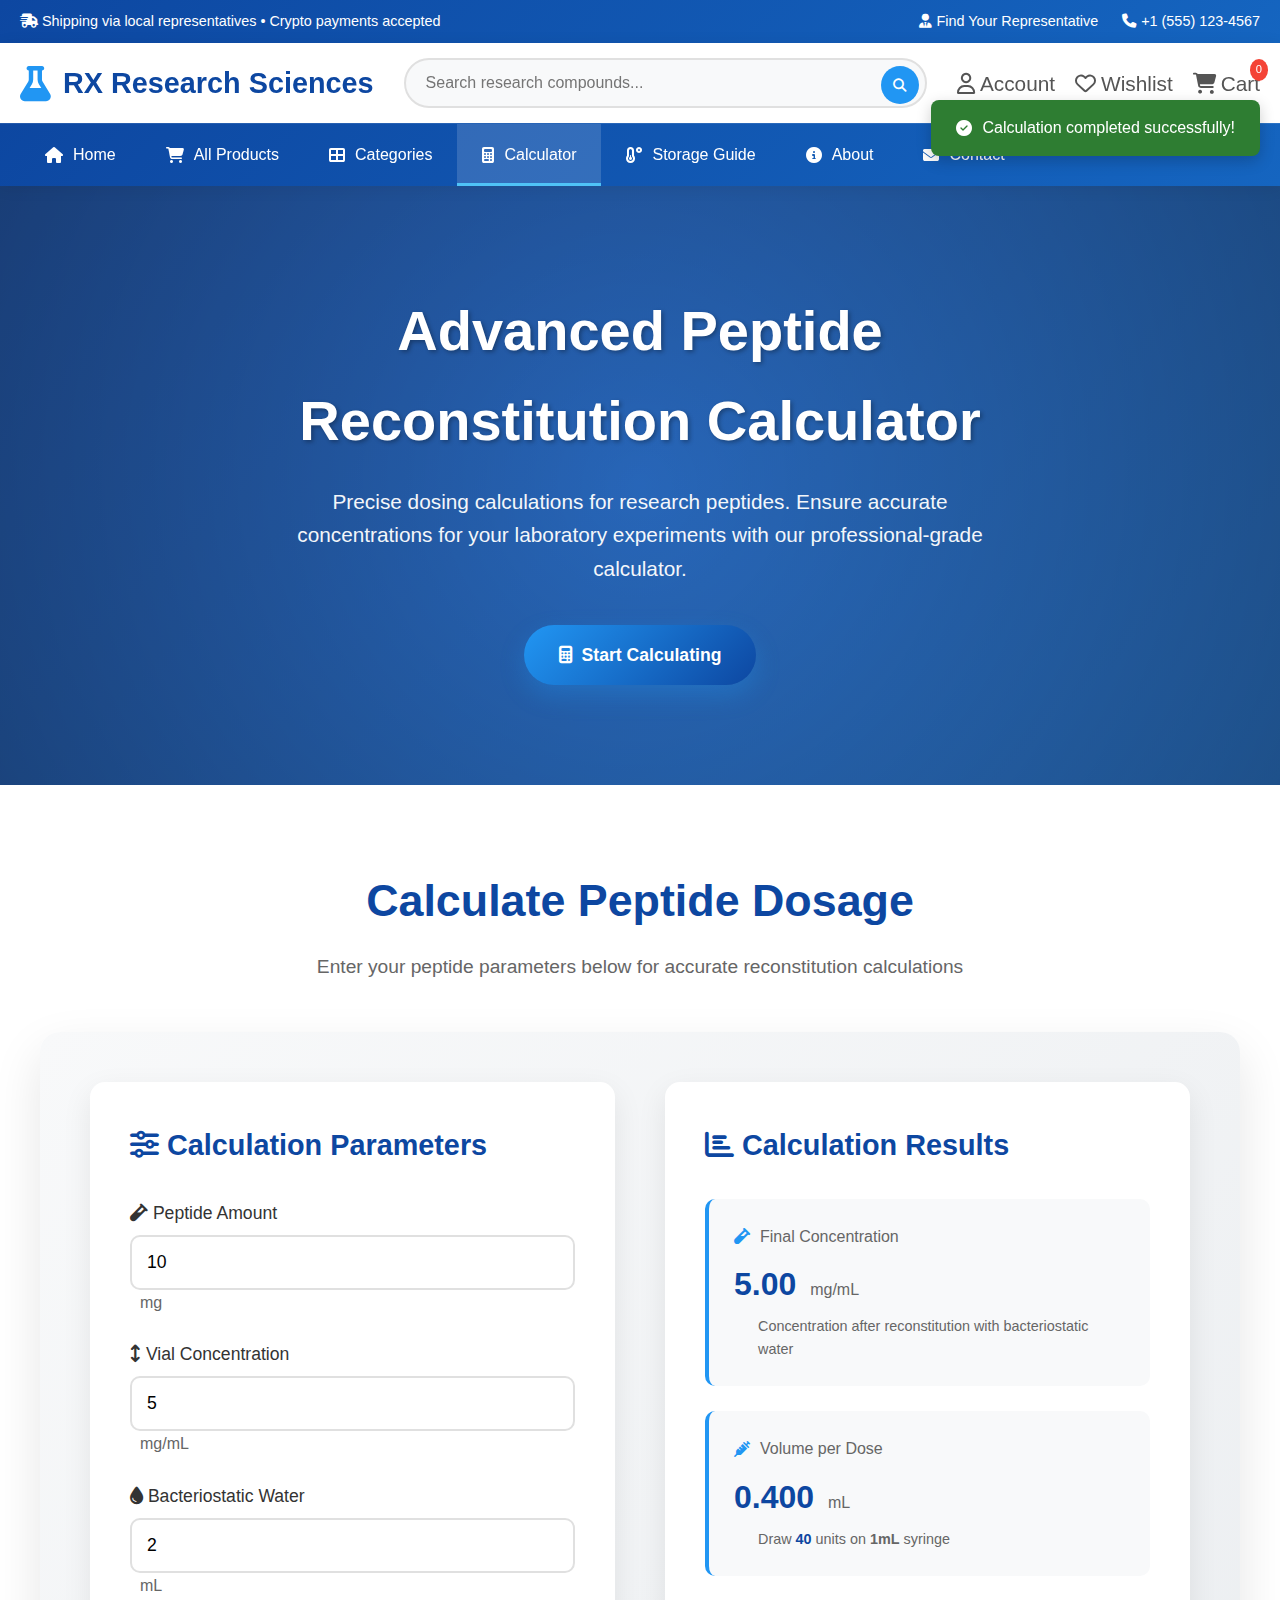
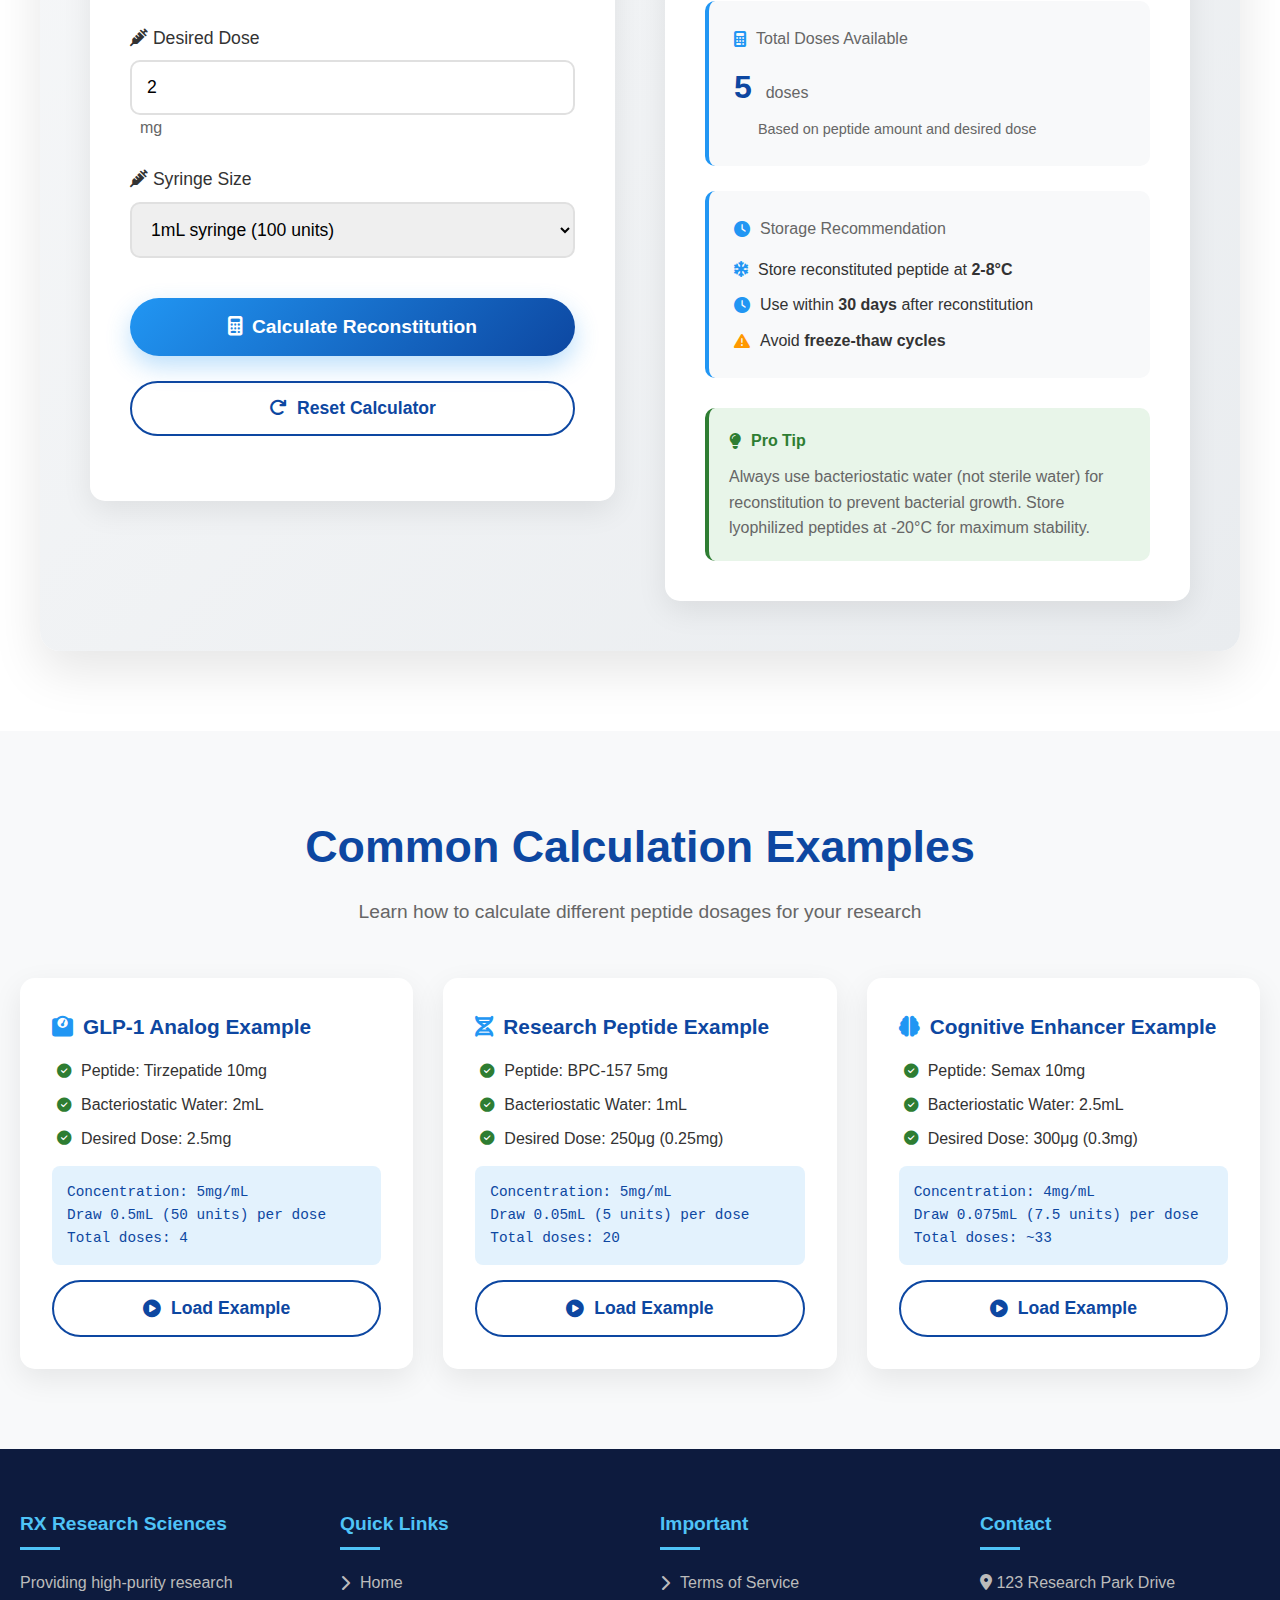
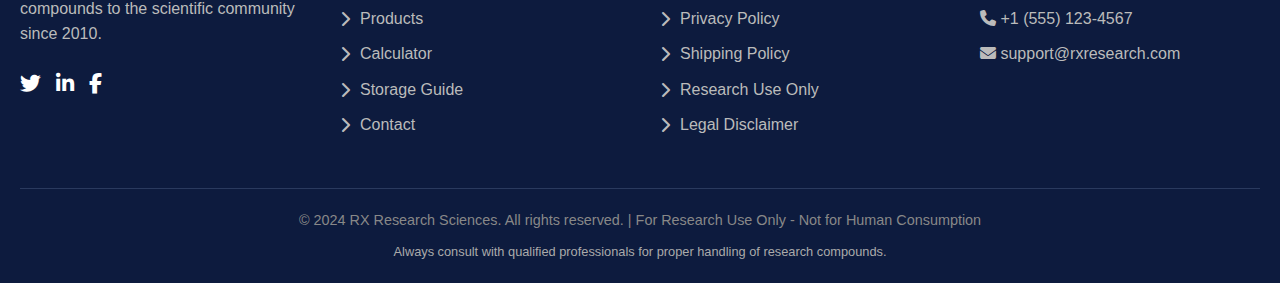
<file: calculator.html>
<!DOCTYPE html>
<html lang="en">
<head>
    <meta charset="UTF-8">
    <meta name="viewport" content="width=device-width, initial-scale=1.0">
    <title>Peptide Reconstitution Calculator - RX Research Sciences</title>
    <link rel="stylesheet" href="https://cdnjs.cloudflare.com/ajax/libs/font-awesome/6.4.0/css/all.min.css">
    <style>
        /* ===== BASE STYLES (Consistent with main site) ===== */
        * {
            margin: 0;
            padding: 0;
            box-sizing: border-box;
        }
        
        body {
            font-family: 'Segoe UI', Tahoma, Geneva, Verdana, sans-serif;
            line-height: 1.6;
            color: #333;
            background-color: #f8f9fa;
        }
        
        .container {
            max-width: 1400px;
            margin: 0 auto;
            padding: 0 20px;
        }
        
        /* ===== HEADER (Same as main site) ===== */
        .top-bar {
            background: linear-gradient(135deg, #0d47a1 0%, #1565c0 100%);
            color: white;
            padding: 10px 0;
            font-size: 0.9rem;
        }
        
        .top-bar-content {
            display: flex;
            justify-content: space-between;
            align-items: center;
        }
        
        .top-links a {
            color: white;
            margin-left: 20px;
            text-decoration: none;
            display: inline-flex;
            align-items: center;
            gap: 5px;
        }
        
        header {
            background: white;
            box-shadow: 0 2px 15px rgba(0,0,0,0.08);
            position: sticky;
            top: 0;
            z-index: 1000;
        }
        
        .header-content {
            display: flex;
            align-items: center;
            justify-content: space-between;
            padding: 15px 0;
        }
        
        .logo {
            display: flex;
            align-items: center;
            gap: 12px;
            font-size: 1.8rem;
            font-weight: bold;
            color: #0d47a1;
            text-decoration: none;
        }
        
        .logo i {
            color: #2196f3;
            font-size: 2.2rem;
        }
        
        .search-container {
            flex: 1;
            max-width: 600px;
            margin: 0 30px;
            position: relative;
        }
        
        .search-bar {
            width: 100%;
            padding: 14px 50px 14px 20px;
            border: 2px solid #e0e0e0;
            border-radius: 30px;
            font-size: 1rem;
            transition: all 0.3s;
            background: #f8f9fa;
        }
        
        .search-bar:focus {
            outline: none;
            border-color: #2196f3;
            background: white;
            box-shadow: 0 0 0 3px rgba(33, 150, 243, 0.1);
        }
        
        .search-btn {
            position: absolute;
            right: 8px;
            top: 8px;
            background: #2196f3;
            color: white;
            border: none;
            border-radius: 50%;
            width: 38px;
            height: 38px;
            cursor: pointer;
            transition: background 0.3s;
        }
        
        .search-btn:hover {
            background: #0d47a1;
        }
        
        .user-actions {
            display: flex;
            gap: 20px;
        }
        
        .action-icon {
            position: relative;
            cursor: pointer;
            color: #555;
            font-size: 1.3rem;
            transition: color 0.3s;
            display: flex;
            align-items: center;
            gap: 5px;
        }
        
        .action-icon:hover {
            color: #2196f3;
        }
        
        .cart-count {
            position: absolute;
            top: -8px;
            right: -8px;
            background: #f44336;
            color: white;
            font-size: 0.7rem;
            padding: 2px 6px;
            border-radius: 50%;
            min-width: 18px;
            text-align: center;
        }
        
        /* ===== NAVIGATION ===== */
        .main-nav {
            background: linear-gradient(135deg, #0d47a1, #1565c0);
            border-top: 1px solid rgba(255,255,255,0.1);
        }
        
        .nav-links {
            display: flex;
            list-style: none;
            gap: 0;
        }
        
        .nav-links li {
            position: relative;
        }
        
        .nav-links a {
            display: flex;
            align-items: center;
            gap: 10px;
            padding: 18px 25px;
            color: white;
            text-decoration: none;
            font-weight: 500;
            transition: all 0.3s;
            position: relative;
            overflow: hidden;
        }
        
        .nav-links a:hover,
        .nav-links a.active {
            background: rgba(255, 255, 255, 0.15);
        }
        
        .nav-links a::after {
            content: '';
            position: absolute;
            bottom: 0;
            left: 50%;
            transform: translateX(-50%);
            width: 0;
            height: 3px;
            background: #4fc3f7;
            transition: width 0.3s;
        }
        
        .nav-links a:hover::after,
        .nav-links a.active::after {
            width: 100%;
        }
        
        /* ===== HERO SECTION ===== */
        .calculator-hero {
            background: linear-gradient(135deg, rgba(13, 71, 161, 0.9), rgba(21, 101, 192, 0.9)),
                        url('https://images.unsplash.com/photo-1582719508461-905c673771fd?ixlib=rb-4.0.3&auto=format&fit=crop&w=1600&q=80');
            background-size: cover;
            background-position: center;
            color: white;
            padding: 100px 0;
            text-align: center;
            position: relative;
            overflow: hidden;
        }
        
        .calculator-hero::before {
            content: '';
            position: absolute;
            top: 0;
            left: 0;
            right: 0;
            bottom: 0;
            background: radial-gradient(circle at center, transparent 0%, rgba(0,0,0,0.3) 100%);
        }
        
        .calculator-hero-content {
            position: relative;
            z-index: 1;
            max-width: 800px;
            margin: 0 auto;
        }
        
        .calculator-hero h1 {
            font-size: 3.5rem;
            margin-bottom: 20px;
            text-shadow: 2px 2px 4px rgba(0,0,0,0.3);
        }
        
        .calculator-hero p {
            font-size: 1.3rem;
            margin-bottom: 40px;
            opacity: 0.95;
            max-width: 700px;
            margin-left: auto;
            margin-right: auto;
        }
        
        /* ===== BUTTONS ===== */
        .btn {
            display: inline-flex;
            align-items: center;
            justify-content: center;
            gap: 10px;
            padding: 16px 35px;
            border-radius: 50px;
            font-weight: 600;
            font-size: 1.1rem;
            cursor: pointer;
            transition: all 0.3s;
            text-decoration: none;
            border: none;
            position: relative;
            overflow: hidden;
        }
        
        .btn-primary {
            background: linear-gradient(135deg, #2196f3, #0d47a1);
            color: white;
            box-shadow: 0 10px 25px rgba(33, 150, 243, 0.3);
        }
        
        .btn-primary:hover {
            transform: translateY(-3px);
            box-shadow: 0 15px 35px rgba(33, 150, 243, 0.4);
        }
        
        .btn-secondary {
            background: transparent;
            color: #0d47a1;
            border: 2px solid #0d47a1;
        }
        
        .btn-secondary:hover {
            background: #0d47a1;
            color: white;
            transform: translateY(-3px);
        }
        
        /* ===== MAIN CALCULATOR SECTION ===== */
        .main-calculator-section {
            padding: 80px 0;
            background: white;
        }
        
        .section-header {
            text-align: center;
            margin-bottom: 50px;
        }
        
        .section-header h2 {
            font-size: 2.8rem;
            color: #0d47a1;
            margin-bottom: 15px;
        }
        
        .section-header p {
            color: #666;
            font-size: 1.2rem;
            max-width: 700px;
            margin: 0 auto;
        }
        
        .calculator-container {
            background: linear-gradient(135deg, #f8f9fa, #e9ecef);
            border-radius: 20px;
            padding: 50px;
            box-shadow: 0 20px 50px rgba(0,0,0,0.1);
            max-width: 1200px;
            margin: 0 auto;
        }
        
        .calculator-grid {
            display: grid;
            grid-template-columns: 1fr 1fr;
            gap: 50px;
            align-items: start;
        }
        
        @media (max-width: 992px) {
            .calculator-grid {
                grid-template-columns: 1fr;
                gap: 30px;
            }
        }
        
        .calculator-inputs {
            background: white;
            padding: 40px;
            border-radius: 15px;
            box-shadow: 0 10px 30px rgba(0,0,0,0.08);
        }
        
        .calculator-results {
            background: white;
            padding: 40px;
            border-radius: 15px;
            box-shadow: 0 10px 30px rgba(0,0,0,0.08);
        }
        
        .input-group {
            margin-bottom: 25px;
        }
        
        .input-group label {
            display: block;
            margin-bottom: 8px;
            font-weight: 500;
            color: #333;
            font-size: 1.1rem;
        }
        
        .input-group input,
        .input-group select {
            width: 100%;
            padding: 15px;
            border: 2px solid #e0e0e0;
            border-radius: 10px;
            font-size: 1.1rem;
            transition: all 0.3s;
            font-family: 'Segoe UI', Tahoma, Geneva, Verdana, sans-serif;
        }
        
        .input-group input:focus,
        .input-group select:focus {
            outline: none;
            border-color: #2196f3;
            box-shadow: 0 0 0 3px rgba(33, 150, 243, 0.1);
        }
        
        .unit-label {
            display: inline-block;
            margin-left: 10px;
            color: #666;
            font-weight: 500;
        }
        
        /* Results Styling */
        .result-item {
            background: #f8f9fa;
            padding: 25px;
            border-radius: 10px;
            margin-bottom: 25px;
            border-left: 4px solid #2196f3;
            transition: transform 0.3s;
        }
        
        .result-item:hover {
            transform: translateX(5px);
        }
        
        .result-label {
            font-size: 1rem;
            color: #666;
            margin-bottom: 10px;
            display: flex;
            align-items: center;
            gap: 10px;
        }
        
        .result-label i {
            color: #2196f3;
        }
        
        .result-value {
            font-size: 2rem;
            font-weight: bold;
            color: #0d47a1;
        }
        
        .result-unit {
            font-size: 1rem;
            color: #666;
            margin-left: 5px;
            font-weight: 500;
        }
        
        .result-detail {
            font-size: 0.9rem;
            color: #666;
            margin-top: 5px;
            padding-left: 24px;
        }
        
        /* ===== EXAMPLE SECTION ===== */
        .examples-section {
            padding: 80px 0;
            background: #f8f9fa;
        }
        
        .examples-grid {
            display: grid;
            grid-template-columns: repeat(auto-fit, minmax(300px, 1fr));
            gap: 30px;
            margin-top: 40px;
        }
        
        .example-card {
            background: white;
            border-radius: 15px;
            padding: 30px;
            box-shadow: 0 10px 30px rgba(0,0,0,0.08);
            transition: all 0.3s;
            border: 2px solid transparent;
        }
        
        .example-card:hover {
            transform: translateY(-10px);
            box-shadow: 0 20px 40px rgba(0,0,0,0.15);
            border-color: #2196f3;
        }
        
        .example-card h3 {
            font-size: 1.3rem;
            margin-bottom: 15px;
            color: #0d47a1;
            display: flex;
            align-items: center;
            gap: 10px;
        }
        
        .example-card h3 i {
            color: #2196f3;
        }
        
        .example-card ul {
            list-style: none;
            margin: 15px 0;
        }
        
        .example-card li {
            margin-bottom: 8px;
            padding-left: 5px;
            display: flex;
            align-items: center;
            gap: 10px;
        }
        
        .example-card li i {
            color: #2e7d32;
            font-size: 0.9rem;
        }
        
        .example-result {
            background: #e3f2fd;
            padding: 15px;
            border-radius: 8px;
            margin-top: 15px;
            font-family: monospace;
            font-size: 0.9rem;
            color: #0d47a1;
        }
        
        /* ===== FOOTER ===== */
        footer {
            background: #0d1b3e;
            color: white;
            padding-top: 60px;
        }
        
        .footer-content {
            display: grid;
            grid-template-columns: repeat(auto-fit, minmax(250px, 1fr));
            gap: 40px;
            padding-bottom: 40px;
        }
        
        .footer-col h3 {
            margin-bottom: 20px;
            color: #4fc3f7;
            font-size: 1.2rem;
            position: relative;
            padding-bottom: 10px;
        }
        
        .footer-col h3::after {
            content: '';
            position: absolute;
            bottom: 0;
            left: 0;
            width: 40px;
            height: 3px;
            background: #4fc3f7;
        }
        
        .footer-links {
            list-style: none;
        }
        
        .footer-links li {
            margin-bottom: 10px;
        }
        
        .footer-links a {
            color: #bbbbbb;
            transition: all 0.3s;
            display: flex;
            align-items: center;
            gap: 10px;
            text-decoration: none;
        }
        
        .footer-links a:hover {
            color: #4fc3f7;
            transform: translateX(5px);
        }
        
        .footer-bottom {
            border-top: 1px solid #2a3a5e;
            padding: 20px 0;
            text-align: center;
            color: #888;
            font-size: 0.9rem;
        }
        
        /* ===== RESPONSIVE ===== */
        @media (max-width: 768px) {
            .calculator-hero h1 {
                font-size: 2.5rem;
            }
            
            .calculator-hero p {
                font-size: 1.1rem;
            }
            
            .section-header h2 {
                font-size: 2.2rem;
            }
            
            .calculator-container {
                padding: 30px;
            }
            
            .calculator-inputs,
            .calculator-results {
                padding: 25px;
            }
            
            .result-value {
                font-size: 1.8rem;
            }
        }
        
        @media (max-width: 480px) {
            .header-content {
                flex-wrap: wrap;
            }
            
            .search-container {
                order: 3;
                margin: 15px 0 0;
                max-width: 100%;
            }
            
            .nav-links {
                overflow-x: auto;
                padding: 0 10px;
            }
            
            .nav-links a {
                padding: 15px 20px;
                white-space: nowrap;
            }
        }
    </style>
</head>
<body id="top">
    <!-- ===== TOP BAR ===== -->
    <div class="top-bar">
        <div class="container top-bar-content">
            <div class="top-message">
                <i class="fas fa-shipping-fast"></i>
                <span>Shipping via local representatives • Crypto payments accepted</span>
            </div>
            <div class="top-links">
                <a href="representatives.html"><i class="fas fa-user-tie"></i> Find Your Representative</a>
                <a href="tel:+15551234567"><i class="fas fa-phone"></i> +1 (555) 123-4567</a>
            </div>
        </div>
    </div>
    <!-- HEADER -->
    <header>
        <div class="container">
            <div class="header-content">
                <!-- LOGO -->
                <a href="index.html" class="logo">
                    <i class="fas fa-flask"></i>
                    <span>RX Research Sciences</span>
                </a>

                <!-- SEARCH -->
                <div class="search-container">
                    <input type="text" class="search-bar" placeholder="Search research compounds...">
                    <button class="search-btn"><i class="fas fa-search"></i></button>
                </div>

                <!-- USER ACTIONS -->
                <div class="user-actions">
                    <div class="action-icon" onclick="window.location.href='account.html'">
                        <i class="far fa-user"></i>
                        <span>Account</span>
                    </div>
                    <div class="action-icon" onclick="window.location.href='wishlist.html'">
                        <i class="far fa-heart"></i>
                        <span>Wishlist</span>
                    </div>
                    <div class="action-icon" onclick="window.location.href='cart.html'">
                        <i class="fas fa-shopping-cart"></i>
                        <span class="cart-count">0</span>
                        <span>Cart</span>
                    </div>
                </div>
            </div>
        </div>

        <!-- NAVIGATION -->
        <nav class="main-nav">
            <div class="container">
                <ul class="nav-links">
                    <li><a href="index.html"><i class="fas fa-home"></i> Home</a></li>
                    <li><a href="products/index.html"><i class="fas fa-shopping-cart"></i> All Products</a></li>
                    <li><a href="index.html#categories"><i class="fas fa-th-large"></i> Categories</a></li>
                    <li><a href="calculator.html" class="active"><i class="fas fa-calculator"></i> Calculator</a></li>
                    <li><a href="storage-guide.html"><i class="fas fa-temperature-low"></i> Storage Guide</a></li>
                    <li><a href="about.html"><i class="fas fa-info-circle"></i> About</a></li>
                    <li><a href="contact.html"><i class="fas fa-envelope"></i> Contact</a></li>
                </ul>
            </div>
        </nav>
    </header>

    <!-- HERO SECTION -->
    <section class="calculator-hero">
        <div class="container calculator-hero-content">
            <h1>Advanced Peptide Reconstitution Calculator</h1>
            <p>Precise dosing calculations for research peptides. Ensure accurate concentrations for your laboratory experiments with our professional-grade calculator.</p>
            <a href="#calculator" class="btn btn-primary">
                <i class="fas fa-calculator"></i> Start Calculating
            </a>
        </div>
    </section>

    <!-- MAIN CALCULATOR -->
    <section id="calculator" class="main-calculator-section">
        <div class="container">
            <div class="section-header">
                <h2>Calculate Peptide Dosage</h2>
                <p>Enter your peptide parameters below for accurate reconstitution calculations</p>
            </div>
            
            <div class="calculator-container">
                <div class="calculator-grid">
                    <!-- INPUTS -->
                    <div class="calculator-inputs">
                        <h3 style="margin-bottom: 30px; color: #0d47a1; font-size: 1.8rem;">
                            <i class="fas fa-sliders-h"></i> Calculation Parameters
                        </h3>
                        
                        <div class="input-group">
                            <label for="peptideAmount">
                                <i class="fas fa-vial"></i> Peptide Amount
                            </label>
                            <input type="number" id="peptideAmount" value="10" min="1" max="100" step="0.1">
                            <span class="unit-label">mg</span>
                        </div>
                        
                        <div class="input-group">
                            <label for="vialConcentration">
                                <i class="fas fa-concentration"></i> Vial Concentration
                            </label>
                            <input type="number" id="vialConcentration" value="5" min="0.1" max="50" step="0.1">
                            <span class="unit-label">mg/mL</span>
                        </div>
                        
                        <div class="input-group">
                            <label for="bacteriostaticWater">
                                <i class="fas fa-tint"></i> Bacteriostatic Water
                            </label>
                            <input type="number" id="bacteriostaticWater" value="2" min="0.5" max="10" step="0.1">
                            <span class="unit-label">mL</span>
                        </div>
                        
                        <div class="input-group">
                            <label for="desiredDose">
                                <i class="fas fa-syringe"></i> Desired Dose
                            </label>
                            <input type="number" id="desiredDose" value="2" min="0.1" max="50" step="0.1">
                            <span class="unit-label">mg</span>
                        </div>
                        
                        <div class="input-group">
                            <label for="syringeSize">
                                <i class="fas fa-syringe"></i> Syringe Size
                            </label>
                            <select id="syringeSize">
                                <option value="100">1mL syringe (100 units)</option>
                                <option value="50">0.5mL syringe (50 units)</option>
                                <option value="30">0.3mL syringe (30 units)</option>
                                <option value="10">0.1mL syringe (10 units)</option>
                            </select>
                        </div>
                        
                        <div class="input-group" style="margin-top: 40px;">
                            <button class="btn btn-primary" onclick="calculatePeptide()" style="width: 100%; padding: 18px; font-size: 1.2rem;">
                                <i class="fas fa-calculator"></i> Calculate Reconstitution
                            </button>
                        </div>
                        
                        <div class="input-group" style="margin-top: 20px;">
                            <button class="btn btn-secondary" onclick="resetCalculator()" style="width: 100%; padding: 15px;">
                                <i class="fas fa-redo"></i> Reset Calculator
                            </button>
                        </div>
                    </div>
                    
                    <!-- RESULTS -->
                    <div class="calculator-results">
                        <h3 style="margin-bottom: 30px; color: #0d47a1; font-size: 1.8rem;">
                            <i class="fas fa-chart-bar"></i> Calculation Results
                        </h3>
                        
                        <div class="result-item">
                            <div class="result-label">
                                <i class="fas fa-vial"></i> Final Concentration
                            </div>
                            <div class="result-value">
                                <span id="concentrationResult">5.00</span>
                                <span class="result-unit">mg/mL</span>
                            </div>
                            <div class="result-detail">
                                Concentration after reconstitution with bacteriostatic water
                            </div>
                        </div>
                        
                        <div class="result-item">
                            <div class="result-label">
                                <i class="fas fa-syringe"></i> Volume per Dose
                            </div>
                            <div class="result-value">
                                <span id="volumeResult">0.40</span>
                                <span class="result-unit">mL</span>
                            </div>
                            <div class="result-detail">
                                Draw <span id="unitsResult" style="font-weight: bold; color: #0d47a1;">40</span> units on 
                                <span id="syringeLabel" style="font-weight: bold;">1mL</span> syringe
                            </div>
                        </div>
                        
                        <div class="result-item">
                            <div class="result-label">
                                <i class="fas fa-calculator"></i> Total Doses Available
                            </div>
                            <div class="result-value">
                                <span id="dosesResult">5</span>
                                <span class="result-unit">doses</span>
                            </div>
                            <div class="result-detail">
                                Based on peptide amount and desired dose
                            </div>
                        </div>
                        
                        <div class="result-item">
                            <div class="result-label">
                                <i class="fas fa-clock"></i> Storage Recommendation
                            </div>
                            <div style="margin-top: 15px;">
                                <div style="display: flex; align-items: center; gap: 10px; margin-bottom: 10px;">
                                    <i class="fas fa-snowflake" style="color: #2196f3;"></i>
                                    <span>Store reconstituted peptide at <strong>2-8°C</strong></span>
                                </div>
                                <div style="display: flex; align-items: center; gap: 10px; margin-bottom: 10px;">
                                    <i class="fas fa-clock" style="color: #2196f3;"></i>
                                    <span>Use within <strong>30 days</strong> after reconstitution</span>
                                </div>
                                <div style="display: flex; align-items: center; gap: 10px;">
                                    <i class="fas fa-exclamation-triangle" style="color: #ff9800;"></i>
                                    <span>Avoid <strong>freeze-thaw cycles</strong></span>
                                </div>
                            </div>
                        </div>
                        
                        <div style="margin-top: 30px; padding: 20px; background: #e8f5e9; border-radius: 10px; border-left: 4px solid #2e7d32;">
                            <div style="display: flex; align-items: center; gap: 10px; margin-bottom: 10px;">
                                <i class="fas fa-lightbulb" style="color: #2e7d32;"></i>
                                <h4 style="color: #2e7d32; margin: 0;">Pro Tip</h4>
                            </div>
                            <p style="color: #666; margin: 0;">
                                Always use bacteriostatic water (not sterile water) for reconstitution to prevent bacterial growth. 
                                Store lyophilized peptides at -20°C for maximum stability.
                            </p>
                        </div>
                    </div>
                </div>
            </div>
        </div>
    </section>

    <!-- EXAMPLES SECTION -->
    <section class="examples-section">
        <div class="container">
            <div class="section-header">
                <h2>Common Calculation Examples</h2>
                <p>Learn how to calculate different peptide dosages for your research</p>
            </div>
            
            <div class="examples-grid">
                <div class="example-card">
                    <h3><i class="fas fa-weight"></i> GLP-1 Analog Example</h3>
                    <ul>
                        <li><i class="fas fa-check-circle"></i> Peptide: Tirzepatide 10mg</li>
                        <li><i class="fas fa-check-circle"></i> Bacteriostatic Water: 2mL</li>
                        <li><i class="fas fa-check-circle"></i> Desired Dose: 2.5mg</li>
                    </ul>
                    <div class="example-result">
                        Concentration: 5mg/mL<br>
                        Draw 0.5mL (50 units) per dose<br>
                        Total doses: 4
                    </div>
                    <button onclick="loadExample(1)" class="btn btn-secondary" style="margin-top: 15px; width: 100%;">
                        <i class="fas fa-play-circle"></i> Load Example
                    </button>
                </div>
                
                <div class="example-card">
                    <h3><i class="fas fa-dna"></i> Research Peptide Example</h3>
                    <ul>
                        <li><i class="fas fa-check-circle"></i> Peptide: BPC-157 5mg</li>
                        <li><i class="fas fa-check-circle"></i> Bacteriostatic Water: 1mL</li>
                        <li><i class="fas fa-check-circle"></i> Desired Dose: 250μg (0.25mg)</li>
                    </ul>
                    <div class="example-result">
                        Concentration: 5mg/mL<br>
                        Draw 0.05mL (5 units) per dose<br>
                        Total doses: 20
                    </div>
                    <button onclick="loadExample(2)" class="btn btn-secondary" style="margin-top: 15px; width: 100%;">
                        <i class="fas fa-play-circle"></i> Load Example
                    </button>
                </div>
                
                <div class="example-card">
                    <h3><i class="fas fa-brain"></i> Cognitive Enhancer Example</h3>
                    <ul>
                        <li><i class="fas fa-check-circle"></i> Peptide: Semax 10mg</li>
                        <li><i class="fas fa-check-circle"></i> Bacteriostatic Water: 2.5mL</li>
                        <li><i class="fas fa-check-circle"></i> Desired Dose: 300μg (0.3mg)</li>
                    </ul>
                    <div class="example-result">
                        Concentration: 4mg/mL<br>
                        Draw 0.075mL (7.5 units) per dose<br>
                        Total doses: ~33
                    </div>
                    <button onclick="loadExample(3)" class="btn btn-secondary" style="margin-top: 15px; width: 100%;">
                        <i class="fas fa-play-circle"></i> Load Example
                    </button>
                </div>
            </div>
        </div>
    </section>

    <!-- FOOTER -->
    <footer>
        <div class="container">
            <div class="footer-content">
                <div class="footer-col">
                    <h3>RX Research Sciences</h3>
                    <p style="color: #bbbbbb; margin-bottom: 20px;">Providing high-purity research compounds to the scientific community since 2010.</p>
                    <div style="display: flex; gap: 15px; margin-top: 20px;">
                        <a href="#" style="color: white; font-size: 1.3rem;"><i class="fab fa-twitter"></i></a>
                        <a href="#" style="color: white; font-size: 1.3rem;"><i class="fab fa-linkedin-in"></i></a>
                        <a href="#" style="color: white; font-size: 1.3rem;"><i class="fab fa-facebook-f"></i></a>
                    </div>
                </div>
                
                <div class="footer-col">
                    <h3>Quick Links</h3>
                    <ul class="footer-links">
                        <li><a href="index.html"><i class="fas fa-chevron-right"></i> Home</a></li>
                        <li><a href="products/index.html"><i class="fas fa-chevron-right"></i> Products</a></li>
                        <li><a href="calculator.html"><i class="fas fa-chevron-right"></i> Calculator</a></li>
                        <li><a href="storage-guide.html"><i class="fas fa-chevron-right"></i> Storage Guide</a></li>
                        <li><a href="contact.html"><i class="fas fa-chevron-right"></i> Contact</a></li>
                    </ul>
                </div>
                
                <div class="footer-col">
                    <h3>Important</h3>
                    <ul class="footer-links">
                        <li><a href="#"><i class="fas fa-chevron-right"></i> Terms of Service</a></li>
                        <li><a href="#"><i class="fas fa-chevron-right"></i> Privacy Policy</a></li>
                        <li><a href="#"><i class="fas fa-chevron-right"></i> Shipping Policy</a></li>
                        <li><a href="#"><i class="fas fa-chevron-right"></i> Research Use Only</a></li>
                        <li><a href="#"><i class="fas fa-chevron-right"></i> Legal Disclaimer</a></li>
                    </ul>
                </div>
                
                <div class="footer-col">
                    <h3>Contact</h3>
                    <div style="color: #bbbbbb;">
                        <p style="margin-bottom: 10px;"><i class="fas fa-map-marker-alt"></i> 123 Research Park Drive</p>
                        <p style="margin-bottom: 10px;"><i class="fas fa-phone"></i> +1 (555) 123-4567</p>
                        <p style="margin-bottom: 10px;"><i class="fas fa-envelope"></i> support@rxresearch.com</p>
                    </div>
                </div>
            </div>
            
            <div class="footer-bottom">
                <p>&copy; 2024 RX Research Sciences. All rights reserved. | For Research Use Only - Not for Human Consumption</p>
                <p style="font-size: 0.8rem; margin-top: 10px; color: #aaa;">Always consult with qualified professionals for proper handling of research compounds.</p>
            </div>
        </div>
    </footer>

    <script>
        // ===== PEPTIDE CALCULATOR =====
        function calculatePeptide() {
            // Get input values
            const peptideAmount = parseFloat(document.getElementById('peptideAmount').value);
            const vialConcentration = parseFloat(document.getElementById('vialConcentration').value);
            const bacteriostaticWater = parseFloat(document.getElementById('bacteriostaticWater').value);
            const desiredDose = parseFloat(document.getElementById('desiredDose').value);
            const syringeSize = parseInt(document.getElementById('syringeSize').value);
            
            // Validate inputs
            if (!peptideAmount || !bacteriostaticWater || !desiredDose || !vialConcentration) {
                showNotification('Please fill all fields correctly', 'error');
                return;
            }
            
            if (bacteriostaticWater <= 0 || desiredDose <= 0) {
                showNotification('Values must be greater than zero', 'error');
                return;
            }
            
            // Calculations
            const concentration = peptideAmount / bacteriostaticWater; // mg/mL
            const volumePerDose = desiredDose / concentration; // mL
            const totalDoses = Math.floor(peptideAmount / desiredDose);
            const unitsPerDose = Math.round(volumePerDose * syringeSize);
            
            // Update results
            document.getElementById('concentrationResult').textContent = concentration.toFixed(2);
            document.getElementById('volumeResult').textContent = volumePerDose.toFixed(3);
            document.getElementById('dosesResult').textContent = totalDoses;
            document.getElementById('unitsResult').textContent = unitsPerDose;
            
            // Update syringe label
            const syringeOptions = {
                100: '1mL',
                50: '0.5mL',
                30: '0.3mL',
                10: '0.1mL'
            };
            document.getElementById('syringeLabel').textContent = syringeOptions[syringeSize];
            
            // Show success notification
            showNotification('Calculation completed successfully!', 'success');
        }
        
        // ===== LOAD EXAMPLE =====
        function loadExample(exampleNumber) {
            switch(exampleNumber) {
                case 1: // GLP-1 Example
                    document.getElementById('peptideAmount').value = 10;
                    document.getElementById('vialConcentration').value = 5;
                    document.getElementById('bacteriostaticWater').value = 2;
                    document.getElementById('desiredDose').value = 2.5;
                    document.getElementById('syringeSize').value = 100;
                    break;
                    
                case 2: // BPC-157 Example
                    document.getElementById('peptideAmount').value = 5;
                    document.getElementById('vialConcentration').value = 5;
                    document.getElementById('bacteriostaticWater').value = 1;
                    document.getElementById('desiredDose').value = 0.25;
                    document.getElementById('syringeSize').value = 100;
                    break;
                    
                case 3: // Semax Example
                    document.getElementById('peptideAmount').value = 10;
                    document.getElementById('vialConcentration').value = 4;
                    document.getElementById('bacteriostaticWater').value = 2.5;
                    document.getElementById('desiredDose').value = 0.3;
                    document.getElementById('syringeSize').value = 100;
                    break;
            }
            
            calculatePeptide();
            showNotification(`Example ${exampleNumber} loaded`, 'info');
        }
        
        // ===== RESET CALCULATOR =====
        function resetCalculator() {
            document.getElementById('peptideAmount').value = 10;
            document.getElementById('vialConcentration').value = 5;
            document.getElementById('bacteriostaticWater').value = 2;
            document.getElementById('desiredDose').value = 2;
            document.getElementById('syringeSize').value = 100;
            
            calculatePeptide();
            showNotification('Calculator reset to default values', 'info');
        }
        
        // ===== NOTIFICATION SYSTEM =====
        function showNotification(message, type = 'info') {
            // Remove existing notifications
            const existingNotifications = document.querySelectorAll('.notification');
            existingNotifications.forEach(notification => notification.remove());
            
            // Create notification
            const notification = document.createElement('div');
            notification.className = 'notification';
            
            // Set colors based on type
            let backgroundColor = '#2196f3';
            let icon = 'fas fa-info-circle';
            
            if (type === 'success') {
                backgroundColor = '#2e7d32';
                icon = 'fas fa-check-circle';
            } else if (type === 'error') {
                backgroundColor = '#f44336';
                icon = 'fas fa-exclamation-circle';
            } else if (type === 'warning') {
                backgroundColor = '#ff9800';
                icon = 'fas fa-exclamation-triangle';
            }
            
            notification.style.cssText = `
                position: fixed;
                top: 100px;
                right: 20px;
                background: ${backgroundColor};
                color: white;
                padding: 15px 25px;
                border-radius: 8px;
                box-shadow: 0 5px 15px rgba(0,0,0,0.2);
                z-index: 9999;
                animation: slideIn 0.3s ease;
                display: flex;
                align-items: center;
                gap: 10px;
                min-width: 300px;
                max-width: 400px;
            `;
            
            notification.innerHTML = `<i class="${icon}"></i> ${message}`;
            document.body.appendChild(notification);
            
            // Auto-remove after 3 seconds
            setTimeout(() => {
                notification.style.animation = 'slideOut 0.3s ease';
                setTimeout(() => notification.remove(), 300);
            }, 3000);
        }
        
        // ===== INITIALIZE =====
        document.addEventListener('DOMContentLoaded', function() {
            // Initialize calculator
            calculatePeptide();
            
            // Add CSS animations
            const style = document.createElement('style');
            style.textContent = `
                @keyframes slideIn {
                    from { transform: translateX(100%); opacity: 0; }
                    to { transform: translateX(0); opacity: 1; }
                }
                
                @keyframes slideOut {
                    from { transform: translateX(0); opacity: 1; }
                    to { transform: translateX(100%); opacity: 0; }
                }
                
                .fas.fa-concentration:before {
                    content: "\\f07d";
                }
            `;
            document.head.appendChild(style);
            
            // Add cart functionality
            let cart = JSON.parse(localStorage.getItem('rxCart')) || [];
            const cartCountElement = document.querySelector('.cart-count');
            
            function updateCartCount() {
                const totalItems = cart.reduce((sum, item) => sum + item.quantity, 0);
                cartCountElement.textContent = totalItems;
                localStorage.setItem('rxCart', JSON.stringify(cart));
            }
            
            updateCartCount();
            
            // Update active nav link
            const currentPage = window.location.pathname.split('/').pop();
            document.querySelectorAll('.nav-links a').forEach(link => {
                const linkHref = link.getAttribute('href');
                if (linkHref === currentPage) {
                    link.classList.add('active');
                } else {
                    link.classList.remove('active');
                }
            });
        });
    </script>
</body>
</html>
</file>
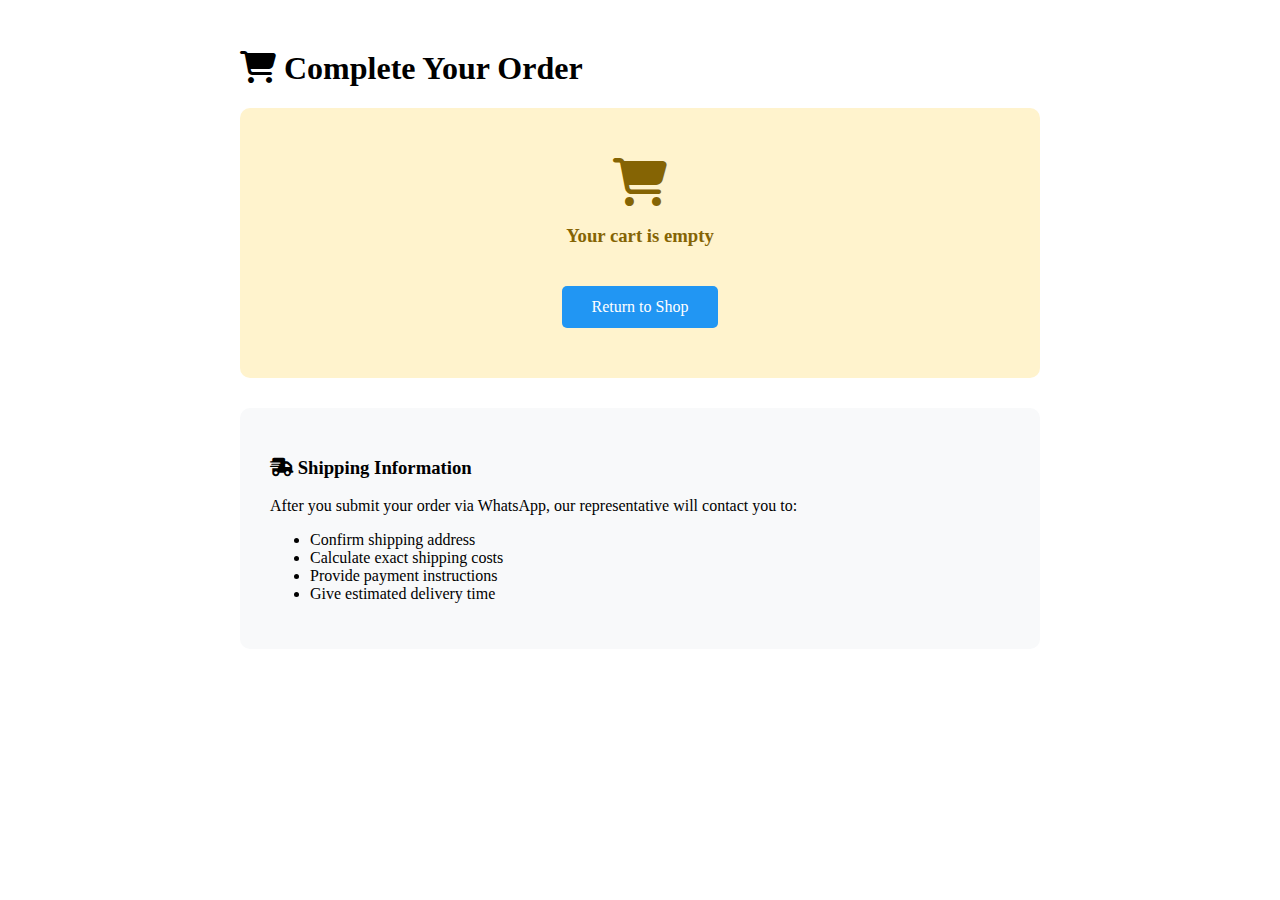
<file: checkout.html>
<!DOCTYPE html>
<html lang="en">
<head>
    <meta charset="UTF-8">
    <meta name="viewport" content="width=device-width, initial-scale=1.0">
    <title>Checkout - RX Research Sciences</title>
    <link rel="stylesheet" href="https://cdnjs.cloudflare.com/ajax/libs/font-awesome/6.4.0/css/all.min.css">
    <style>
        /* (Adicione aqui os mesmos estilos do seu index.html) */
        /* E adicione estilos específicos do checkout */
    </style>
</head>
<body>
    <!-- Mesmo header e navegação do index.html -->
    
    <div class="container" style="max-width: 800px; margin: 50px auto;">
        <h1><i class="fas fa-shopping-cart"></i> Complete Your Order</h1>
        
        <div id="orderSummary">
            <!-- O JavaScript preencherá aqui -->
        </div>
        
        <div style="background: #f8f9fa; padding: 30px; border-radius: 10px; margin-top: 30px;">
            <h3><i class="fas fa-shipping-fast"></i> Shipping Information</h3>
            <p>After you submit your order via WhatsApp, our representative will contact you to:</p>
            <ul>
                <li>Confirm shipping address</li>
                <li>Calculate exact shipping costs</li>
                <li>Provide payment instructions</li>
                <li>Give estimated delivery time</li>
            </ul>
        </div>
        
        <button id="whatsappButton" style="
            width: 100%;
            padding: 20px;
            background: linear-gradient(135deg, #25D366, #128C7E);
            color: white;
            border: none;
            border-radius: 10px;
            font-size: 1.2rem;
            font-weight: bold;
            cursor: pointer;
            margin-top: 30px;
            display: flex;
            justify-content: center;
            align-items: center;
            gap: 15px;
        ">
            <i class="fab fa-whatsapp"></i> Send Order via WhatsApp
        </button>
    </div>
    
    <script>
        // Carregar carrinho do localStorage
        const cart = JSON.parse(localStorage.getItem('rxCart')) || [];
        
        function renderOrderSummary() {
            const container = document.getElementById('orderSummary');
            
            if (cart.length === 0) {
                container.innerHTML = `
                    <div style="text-align: center; padding: 50px; background: #fff3cd; border-radius: 10px;">
                        <i class="fas fa-shopping-cart" style="font-size: 3rem; color: #856404;"></i>
                        <h3 style="color: #856404;">Your cart is empty</h3>
                        <a href="index.html" style="
                            display: inline-block;
                            margin-top: 20px;
                            padding: 12px 30px;
                            background: #2196f3;
                            color: white;
                            text-decoration: none;
                            border-radius: 5px;
                        ">Return to Shop</a>
                    </div>
                `;
                document.getElementById('whatsappButton').style.display = 'none';
                return;
            }
            
            let html = `<div style="background: white; padding: 30px; border-radius: 10px; box-shadow: 0 5px 15px rgba(0,0,0,0.05);">`;
            html += `<h2>Order Summary</h2>`;
            
            cart.forEach((item, index) => {
                html += `
                    <div style="
                        display: flex;
                        justify-content: space-between;
                        align-items: center;
                        padding: 20px 0;
                        border-bottom: 1px solid #eee;
                    ">
                        <div>
                            <h4 style="margin: 0;">${item.name}</h4>
                            <p style="margin: 5px 0; color: #666;">${item.code}</p>
                            <p style="margin: 0; color: #666;">Quantity: ${item.quantity}</p>
                        </div>
                        <div style="text-align: right;">
                            <p style="margin: 0; font-weight: bold; color: #0d47a1;">$${(item.price * item.quantity).toFixed(2)}</p>
                            <p style="margin: 5px 0 0 0; color: #666;">$${item.price.toFixed(2)} each</p>
                        </div>
                    </div>
                `;
            });
            
            const subtotal = cart.reduce((sum, item) => sum + (item.price * item.quantity), 0);
            
            html += `
                <div style="margin-top: 20px; padding-top: 20px; border-top: 2px solid #ddd;">
                    <div style="display: flex; justify-content: space-between; font-size: 1.1rem; margin-bottom: 10px;">
                        <span>Subtotal:</span>
                        <span>$${subtotal.toFixed(2)}</span>
                    </div>
                    <div style="display: flex; justify-content: space-between; color: #2e7d32; margin-bottom: 10px;">
                        <span>Shipping:</span>
                        <span>To be calculated</span>
                    </div>
                    <div style="display: flex; justify-content: space-between; font-size: 1.3rem; font-weight: bold; padding-top: 15px; border-top: 1px solid #ddd;">
                        <span>Estimated Total:</span>
                        <span style="color: #0d47a1;">$${subtotal.toFixed(2)}</span>
                    </div>
                </div>
            `;
            
            html += `</div>`;
            container.innerHTML = html;
        }
        
        document.getElementById('whatsappButton').addEventListener('click', function() {
            // Similar à função proceedToCheckout() anterior
            let message = "🛒 *DETAILED ORDER - RX Research Sciences* 🛒\n\n";
            message += "Hello! Please process this order:\n\n";
            
            cart.forEach((item, index) => {
                message += `*${index + 1}. ${item.name}*\n`;
                message += `   Code: ${item.code}\n`;
                message += `   Quantity: ${item.quantity} x ${item.unit || 'unit'}\n`;
                message += `   Price: $${item.price.toFixed(2)} each\n`;
                message += `   Subtotal: $${(item.price * item.quantity).toFixed(2)}\n\n`;
            });
            
            const subtotal = cart.reduce((sum, item) => sum + (item.price * item.quantity), 0);
            message += `*ORDER TOTAL: $${subtotal.toFixed(2)}*\n\n`;
            message += "Please provide:\n";
            message += "1. Shipping cost to my location\n";
            message += "2. Payment methods available\n";
            message += "3. Estimated delivery time\n\n";
            message += "I'll provide shipping details after confirmation.";
            
            const whatsappNumber = "5511999999999"; // ALTERE AQUI
            const encodedMessage = encodeURIComponent(message);
            const whatsappURL = `https://wa.me/${whatsappNumber}?text=${encodedMessage}`;
            
            window.open(whatsappURL, '_blank');
            
            // Opcional: Limpar carrinho após envio
            // localStorage.removeItem('rxCart');
            // alert('Order submitted! Our representative will contact you shortly.');
        });
        
        // Inicializar página
        document.addEventListener('DOMContentLoaded', renderOrderSummary);
    </script>
</body>
</html>
</file>
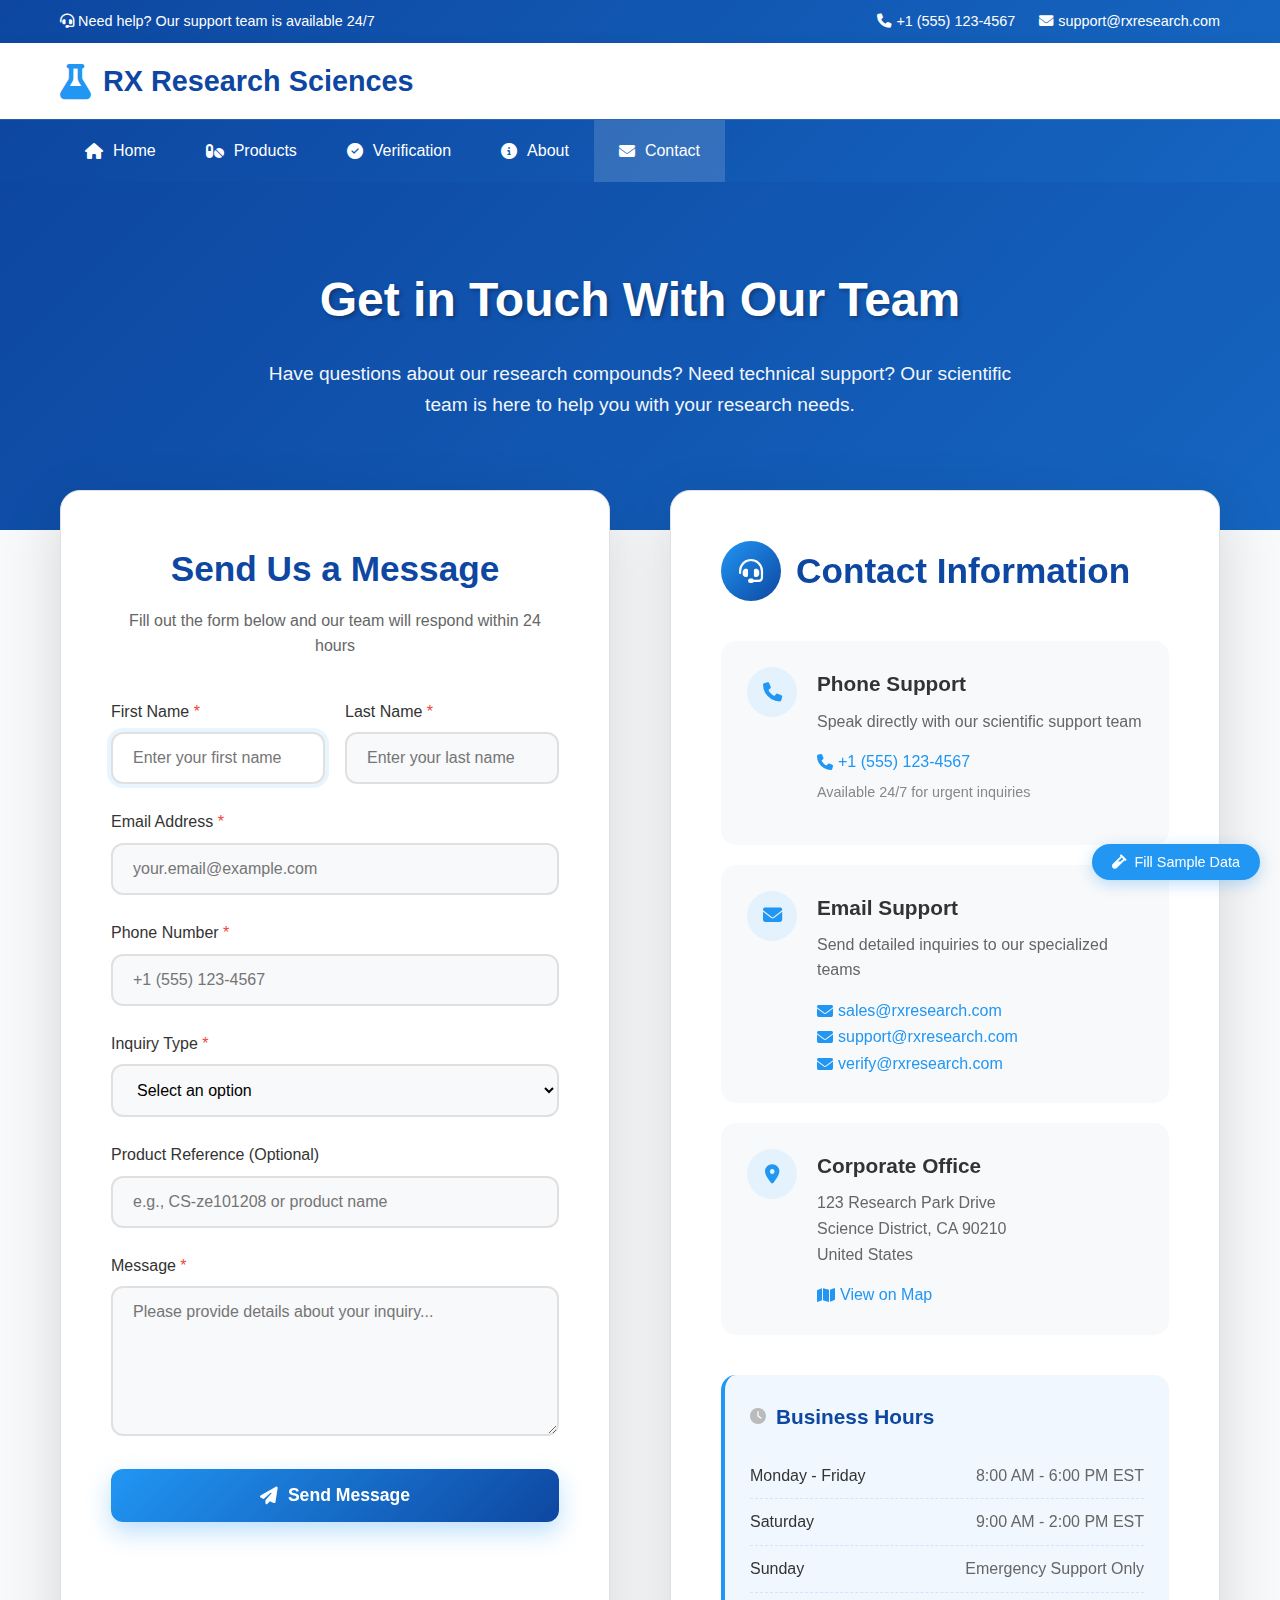
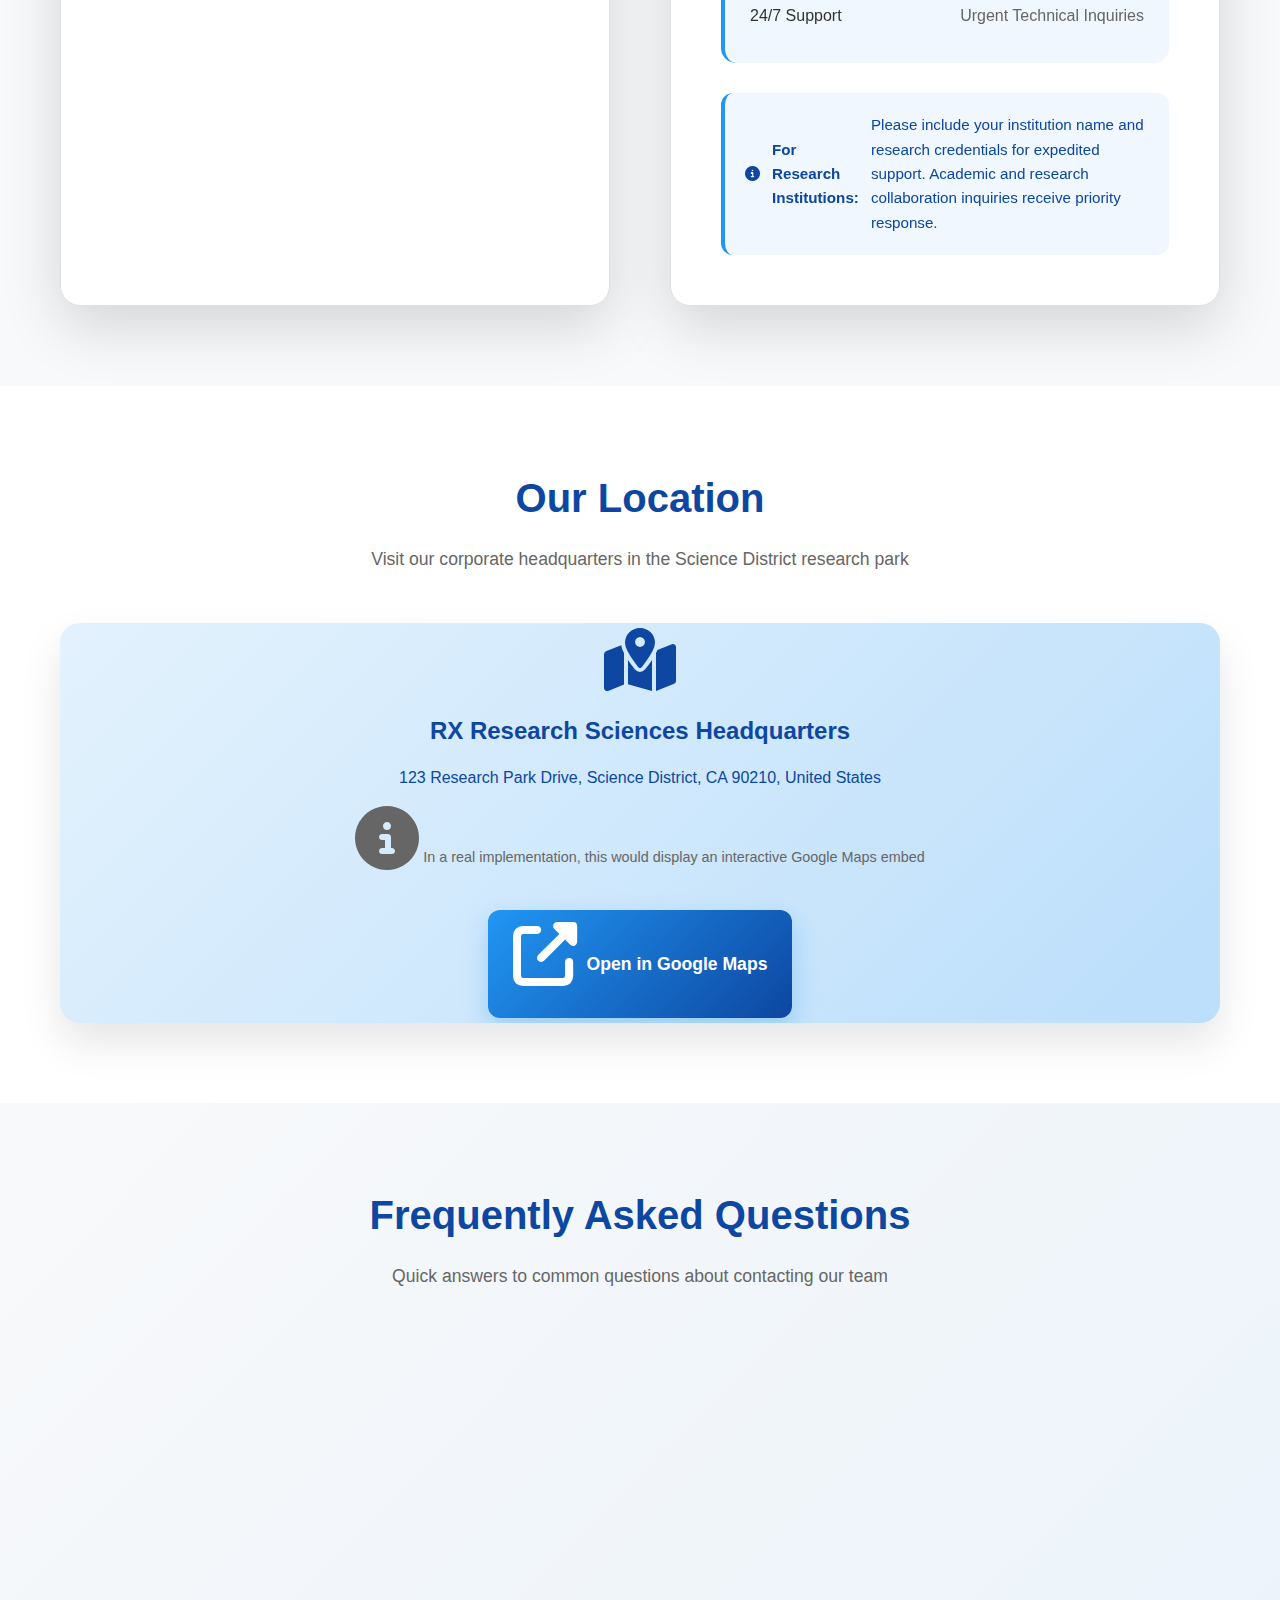
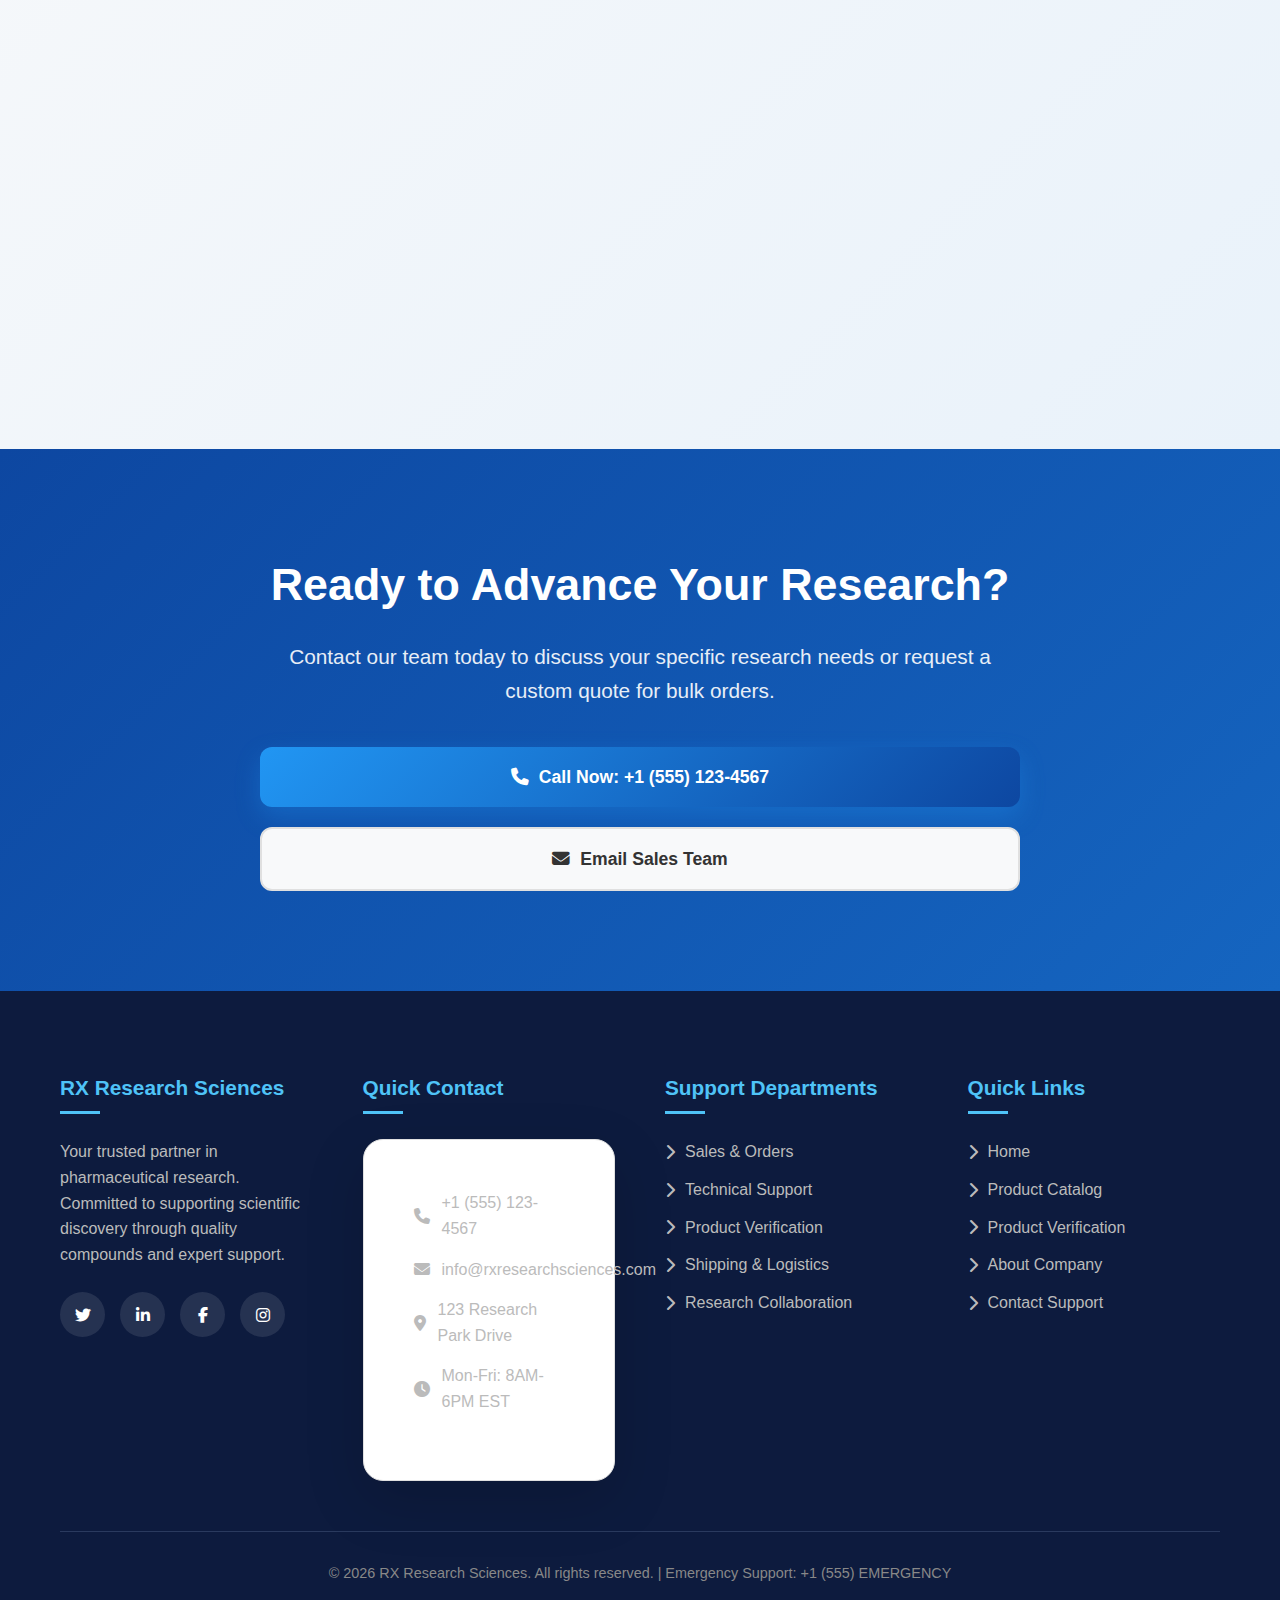
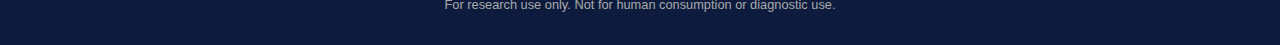
<file: contact.html>
<!DOCTYPE html>
<html lang="en">
<head>
    <meta charset="UTF-8">
    <meta name="viewport" content="width=device-width, initial-scale=1.0">
    <title>Contact Us - RX Research Sciences</title>
    <link rel="stylesheet" href="https://cdnjs.cloudflare.com/ajax/libs/font-awesome/6.4.0/css/all.min.css">
    <style>
        /* ===== BASE STYLES ===== */
        * {
            margin: 0;
            padding: 0;
            box-sizing: border-box;
        }
        
        body {
            font-family: 'Segoe UI', Tahoma, Geneva, Verdana, sans-serif;
            line-height: 1.6;
            color: #333;
            background-color: #f8f9fa;
        }
        
        .container {
            max-width: 1200px;
            margin: 0 auto;
            padding: 0 20px;
        }
        
        /* ===== TOP BAR ===== */
        .top-bar {
            background: linear-gradient(135deg, #0d47a1 0%, #1565c0 100%);
            color: white;
            padding: 10px 0;
            font-size: 0.9rem;
        }
        
        .top-bar-content {
            display: flex;
            justify-content: space-between;
            align-items: center;
        }
        
        .top-links a {
            color: white;
            margin-left: 20px;
            text-decoration: none;
            display: inline-flex;
            align-items: center;
            gap: 5px;
        }
        
        /* ===== HEADER ===== */
        header {
            background: white;
            box-shadow: 0 2px 15px rgba(0,0,0,0.08);
        }
        
        .header-content {
            display: flex;
            align-items: center;
            justify-content: space-between;
            padding: 15px 0;
        }
        
        .logo {
            display: flex;
            align-items: center;
            gap: 12px;
            font-size: 1.8rem;
            font-weight: bold;
            color: #0d47a1;
            text-decoration: none;
        }
        
        .logo i {
            color: #2196f3;
            font-size: 2.2rem;
        }
        
        /* ===== NAVIGATION ===== */
        .main-nav {
            background: linear-gradient(135deg, #0d47a1, #1565c0);
            border-top: 1px solid rgba(255,255,255,0.1);
        }
        
        .nav-links {
            display: flex;
            list-style: none;
            gap: 0;
        }
        
        .nav-links li {
            position: relative;
        }
        
        .nav-links a {
            display: flex;
            align-items: center;
            gap: 10px;
            padding: 18px 25px;
            color: white;
            text-decoration: none;
            font-weight: 500;
            transition: all 0.3s;
        }
        
        .nav-links a:hover,
        .nav-links a.active {
            background: rgba(255, 255, 255, 0.15);
        }
        
        /* ===== CONTACT HERO ===== */
        .contact-hero {
            background: linear-gradient(135deg, #0d47a1, #1565c0);
            color: white;
            padding: 80px 0;
            text-align: center;
            position: relative;
            overflow: hidden;
        }
        
        .contact-hero::before {
            content: '';
            position: absolute;
            top: 0;
            left: 0;
            right: 0;
            bottom: 0;
            background: url('https://images.unsplash.com/photo-1559757148-5c350d0d3c56?ixlib=rb-4.0.3&auto=format&fit=crop&w=1600&q=80') center/cover;
            opacity: 0.15;
        }
        
        .contact-hero-content {
            position: relative;
            z-index: 1;
            max-width: 800px;
            margin: 0 auto;
        }
        
        .contact-hero h1 {
            font-size: 3rem;
            margin-bottom: 20px;
            text-shadow: 2px 2px 4px rgba(0,0,0,0.3);
        }
        
        .contact-hero p {
            font-size: 1.2rem;
            opacity: 0.95;
            margin-bottom: 30px;
        }
        
        /* ===== CONTACT CONTAINER ===== */
        .contact-container {
            display: grid;
            grid-template-columns: 1fr 1fr;
            gap: 60px;
            margin: -40px auto 80px;
            position: relative;
            z-index: 10;
        }
        
        @media (max-width: 992px) {
            .contact-container {
                grid-template-columns: 1fr;
                margin: -20px auto 60px;
                gap: 40px;
            }
        }
        
        /* ===== CONTACT FORM ===== */
        .contact-form {
            background: white;
            border-radius: 20px;
            padding: 50px;
            box-shadow: 0 20px 60px rgba(0,0,0,0.15);
            border: 1px solid #e0e0e0;
        }
        
        .form-header {
            text-align: center;
            margin-bottom: 40px;
        }
        
        .form-header h2 {
            font-size: 2.2rem;
            color: #0d47a1;
            margin-bottom: 10px;
        }
        
        .form-header p {
            color: #666;
        }
        
        .form-group {
            margin-bottom: 25px;
        }
        
        .form-row {
            display: grid;
            grid-template-columns: 1fr 1fr;
            gap: 20px;
        }
        
        @media (max-width: 576px) {
            .form-row {
                grid-template-columns: 1fr;
            }
        }
        
        .form-label {
            display: block;
            margin-bottom: 8px;
            font-weight: 500;
            color: #333;
        }
        
        .form-label.required::after {
            content: ' *';
            color: #f44336;
        }
        
        .form-input,
        .form-select,
        .form-textarea {
            width: 100%;
            padding: 15px 20px;
            border: 2px solid #e0e0e0;
            border-radius: 12px;
            font-size: 1rem;
            transition: all 0.3s;
            background: #f8f9fa;
            font-family: inherit;
        }
        
        .form-input:focus,
        .form-select:focus,
        .form-textarea:focus {
            outline: none;
            border-color: #2196f3;
            background: white;
            box-shadow: 0 0 0 4px rgba(33, 150, 243, 0.1);
        }
        
        .form-textarea {
            min-height: 150px;
            resize: vertical;
        }
        
        /* ===== CONTACT INFO ===== */
        .contact-info {
            background: white;
            border-radius: 20px;
            padding: 50px;
            box-shadow: 0 20px 60px rgba(0,0,0,0.15);
            border: 1px solid #e0e0e0;
        }
        
        .info-header {
            display: flex;
            align-items: center;
            gap: 15px;
            margin-bottom: 40px;
        }
        
        .info-icon {
            width: 60px;
            height: 60px;
            background: linear-gradient(135deg, #2196f3, #0d47a1);
            border-radius: 50%;
            display: flex;
            align-items: center;
            justify-content: center;
            font-size: 1.5rem;
            color: white;
        }
        
        .info-header h2 {
            font-size: 2.2rem;
            color: #0d47a1;
        }
        
        .contact-methods {
            margin-bottom: 40px;
        }
        
        .contact-method {
            display: flex;
            align-items: flex-start;
            gap: 20px;
            padding: 25px;
            background: #f8f9fa;
            border-radius: 15px;
            margin-bottom: 20px;
            transition: all 0.3s;
            border: 1px solid transparent;
        }
        
        .contact-method:hover {
            background: white;
            border-color: #2196f3;
            transform: translateX(5px);
            box-shadow: 0 10px 25px rgba(0,0,0,0.1);
        }
        
        .method-icon {
            width: 50px;
            height: 50px;
            background: #e3f2fd;
            border-radius: 50%;
            display: flex;
            align-items: center;
            justify-content: center;
            font-size: 1.2rem;
            color: #2196f3;
            flex-shrink: 0;
        }
        
        .method-content h3 {
            font-size: 1.3rem;
            margin-bottom: 8px;
            color: #333;
        }
        
        .method-content p {
            color: #666;
            margin-bottom: 5px;
        }
        
        .method-link {
            color: #2196f3;
            text-decoration: none;
            font-weight: 500;
            display: inline-flex;
            align-items: center;
            gap: 5px;
            transition: all 0.3s;
        }
        
        .method-link:hover {
            color: #0d47a1;
            transform: translateX(3px);
        }
        
        /* ===== BUSINESS HOURS ===== */
        .business-hours {
            background: #f0f7ff;
            border-radius: 15px;
            padding: 25px;
            border-left: 4px solid #2196f3;
        }
        
        .hours-header {
            display: flex;
            align-items: center;
            gap: 10px;
            margin-bottom: 20px;
        }
        
        .hours-header h3 {
            font-size: 1.3rem;
            color: #0d47a1;
        }
        
        .hours-list {
            list-style: none;
        }
        
        .hours-list li {
            display: flex;
            justify-content: space-between;
            padding: 10px 0;
            border-bottom: 1px dashed #d0e3ff;
        }
        
        .hours-list li:last-child {
            border-bottom: none;
        }
        
        .day {
            font-weight: 500;
            color: #333;
        }
        
        .time {
            color: #666;
        }
        
        /* ===== BUTTONS ===== */
        .btn {
            display: inline-flex;
            align-items: center;
            justify-content: center;
            gap: 10px;
            padding: 16px 35px;
            border-radius: 12px;
            font-weight: 600;
            font-size: 1.1rem;
            cursor: pointer;
            transition: all 0.3s;
            text-decoration: none;
            border: none;
            width: 100%;
        }
        
        .btn-primary {
            background: linear-gradient(135deg, #2196f3, #0d47a1);
            color: white;
            box-shadow: 0 10px 25px rgba(33, 150, 243, 0.3);
        }
        
        .btn-primary:hover {
            transform: translateY(-3px);
            box-shadow: 0 15px 35px rgba(33, 150, 243, 0.4);
        }
        
        .btn-primary:disabled {
            opacity: 0.6;
            cursor: not-allowed;
            transform: none !important;
            box-shadow: none !important;
        }
        
        .btn-secondary {
            background: #f8f9fa;
            color: #333;
            border: 2px solid #e0e0e0;
        }
        
        .btn-secondary:hover {
            background: #e9ecef;
            border-color: #2196f3;
            transform: translateY(-3px);
        }
        
        /* ===== SUCCESS MESSAGE ===== */
        .success-message {
            display: none;
            background: #e8f5e9;
            color: #2e7d32;
            padding: 25px;
            border-radius: 12px;
            margin-top: 30px;
            border-left: 4px solid #2e7d32;
            animation: slideIn 0.5s ease;
        }
        
        .success-message.show {
            display: block;
        }
        
        .success-content {
            display: flex;
            align-items: center;
            gap: 15px;
        }
        
        .success-icon {
            font-size: 2rem;
            flex-shrink: 0;
        }
        
        /* ===== LOADING SPINNER ===== */
        .loading-spinner {
            display: none;
            text-align: center;
            padding: 20px;
        }
        
        .spinner {
            width: 40px;
            height: 40px;
            border: 4px solid #f3f3f3;
            border-top: 4px solid #2196f3;
            border-radius: 50%;
            animation: spin 1s linear infinite;
            margin: 0 auto 15px;
        }
        
        @keyframes spin {
            0% { transform: rotate(0deg); }
            100% { transform: rotate(360deg); }
        }
        
        /* ===== MAP SECTION ===== */
        .map-section {
            padding: 80px 0;
            background: white;
        }
        
        .section-header {
            text-align: center;
            margin-bottom: 50px;
        }
        
        .section-header h2 {
            font-size: 2.5rem;
            color: #0d47a1;
            margin-bottom: 15px;
        }
        
        .section-header p {
            color: #666;
            max-width: 700px;
            margin: 0 auto;
            font-size: 1.1rem;
        }
        
        .map-container {
            background: #f8f9fa;
            border-radius: 20px;
            overflow: hidden;
            box-shadow: 0 20px 40px rgba(0,0,0,0.1);
            height: 400px;
            position: relative;
        }
        
        .map-placeholder {
            width: 100%;
            height: 100%;
            background: linear-gradient(135deg, #e3f2fd, #bbdefb);
            display: flex;
            flex-direction: column;
            align-items: center;
            justify-content: center;
            color: #0d47a1;
            padding: 40px;
            text-align: center;
        }
        
        .map-placeholder i {
            font-size: 4rem;
            margin-bottom: 20px;
        }
        
        .map-placeholder h3 {
            font-size: 1.5rem;
            margin-bottom: 15px;
        }
        
        /* ===== FAQ SECTION ===== */
        .faq-section {
            padding: 80px 0;
            background: linear-gradient(135deg, #f8f9fa 0%, #e9f2fa 100%);
        }
        
        .faq-grid {
            display: grid;
            grid-template-columns: repeat(auto-fit, minmax(300px, 1fr));
            gap: 30px;
        }
        
        .faq-item {
            background: white;
            border-radius: 15px;
            padding: 30px;
            box-shadow: 0 10px 30px rgba(0,0,0,0.08);
            transition: all 0.3s;
            border: 1px solid transparent;
        }
        
        .faq-item:hover {
            border-color: #2196f3;
            transform: translateY(-5px);
            box-shadow: 0 15px 35px rgba(0,0,0,0.15);
        }
        
        .faq-icon {
            width: 50px;
            height: 50px;
            background: #e3f2fd;
            border-radius: 50%;
            display: flex;
            align-items: center;
            justify-content: center;
            font-size: 1.2rem;
            color: #2196f3;
            margin-bottom: 20px;
        }
        
        .faq-item h3 {
            font-size: 1.3rem;
            margin-bottom: 15px;
            color: #333;
        }
        
        .faq-item p {
            color: #666;
        }
        
        /* ===== CTA SECTION ===== */
        .cta-section {
            padding: 100px 0;
            background: linear-gradient(135deg, #0d47a1, #1565c0);
            color: white;
            text-align: center;
            position: relative;
            overflow: hidden;
        }
        
        .cta-section::before {
            content: '';
            position: absolute;
            top: 0;
            left: 0;
            right: 0;
            bottom: 0;
            background: url('https://images.unsplash.com/photo-1559757148-5c350d0d3c56?ixlib=rb-4.0.3&auto=format&fit=crop&w=1600&q=80') center/cover;
            opacity: 0.1;
        }
        
        .cta-content {
            position: relative;
            z-index: 1;
            max-width: 800px;
            margin: 0 auto;
        }
        
        .cta-content h2 {
            font-size: 2.8rem;
            margin-bottom: 20px;
        }
        
        .cta-content p {
            font-size: 1.3rem;
            margin-bottom: 40px;
            opacity: 0.9;
        }
        
        .cta-buttons {
            display: flex;
            gap: 20px;
            justify-content: center;
            flex-wrap: wrap;
        }
        
        /* ===== FOOTER ===== */
        footer {
            background: #0d1b3e;
            color: white;
            padding-top: 80px;
        }
        
        .footer-content {
            display: grid;
            grid-template-columns: repeat(auto-fit, minmax(250px, 1fr));
            gap: 50px;
            padding-bottom: 50px;
        }
        
        .footer-col h3 {
            margin-bottom: 25px;
            color: #4fc3f7;
            font-size: 1.3rem;
            position: relative;
            padding-bottom: 10px;
        }
        
        .footer-col h3::after {
            content: '';
            position: absolute;
            bottom: 0;
            left: 0;
            width: 40px;
            height: 3px;
            background: #4fc3f7;
        }
        
        .footer-links {
            list-style: none;
        }
        
        .footer-links li {
            margin-bottom: 12px;
        }
        
        .footer-links a {
            color: #bbbbbb;
            transition: all 0.3s;
            display: flex;
            align-items: center;
            gap: 10px;
            text-decoration: none;
        }
        
        .footer-links a:hover {
            color: #4fc3f7;
            transform: translateX(5px);
        }
        
        .contact-info {
            color: #bbbbbb;
        }
        
        .contact-info p {
            margin-bottom: 15px;
            display: flex;
            align-items: center;
            gap: 12px;
        }
        
        .social-icons {
            display: flex;
            gap: 15px;
            margin-top: 25px;
        }
        
        .social-icons a {
            display: inline-flex;
            align-items: center;
            justify-content: center;
            width: 45px;
            height: 45px;
            background: rgba(255, 255, 255, 0.1);
            border-radius: 50%;
            color: white;
            transition: all 0.3s;
            text-decoration: none;
        }
        
        .social-icons a:hover {
            background: #2196f3;
            transform: translateY(-3px);
        }
        
        .footer-bottom {
            border-top: 1px solid #2a3a5e;
            padding: 30px 0;
            text-align: center;
            color: #888;
            font-size: 0.9rem;
        }
        
        /* ===== ANIMATIONS ===== */
        @keyframes slideIn {
            from {
                opacity: 0;
                transform: translateY(20px);
            }
            to {
                opacity: 1;
                transform: translateY(0);
            }
        }
        
        /* ===== RESPONSIVE ===== */
        @media (max-width: 1200px) {
            .contact-hero h1 {
                font-size: 2.8rem;
            }
        }
        
        @media (max-width: 992px) {
            .contact-hero h1 {
                font-size: 2.5rem;
            }
            
            .contact-form,
            .contact-info {
                padding: 40px 30px;
            }
            
            .form-header h2,
            .info-header h2 {
                font-size: 2rem;
            }
            
            .section-header h2 {
                font-size: 2.2rem;
            }
        }
        
        @media (max-width: 768px) {
            .contact-hero {
                padding: 60px 0;
            }
            
            .contact-hero h1 {
                font-size: 2.2rem;
            }
            
            .contact-hero p {
                font-size: 1.1rem;
            }
            
            .contact-form,
            .contact-info {
                padding: 30px 20px;
            }
            
            .cta-content h2 {
                font-size: 2.2rem;
            }
            
            .cta-buttons {
                flex-direction: column;
                align-items: center;
            }
            
            .btn {
                width: 100%;
                max-width: 300px;
            }
        }
        
        @media (max-width: 480px) {
            .top-bar-content {
                flex-direction: column;
                gap: 10px;
                text-align: center;
            }
            
            .top-links {
                margin-top: 5px;
            }
            
            .nav-links {
                overflow-x: auto;
                padding: 0 10px;
            }
            
            .nav-links a {
                padding: 15px 20px;
                white-space: nowrap;
            }
            
            .faq-grid {
                grid-template-columns: 1fr;
            }
        }
    </style>
</head>
<body>
    <!-- TOP BAR -->
    <div class="top-bar">
        <div class="container top-bar-content">
            <div><i class="fas fa-headset"></i> Need help? Our support team is available 24/7</div>
            <div class="top-links">
                <a href="tel:+15551234567"><i class="fas fa-phone"></i> +1 (555) 123-4567</a>
                <a href="mailto:support@rxresearch.com"><i class="fas fa-envelope"></i> support@rxresearch.com</a>
            </div>
        </div>
    </div>

    <!-- HEADER -->
    <header>
        <div class="container">
            <div class="header-content">
                <!-- LOGO -->
                <a href="index.html" class="logo">
                    <i class="fas fa-flask"></i>
                    <span>RX Research Sciences</span>
                </a>
            </div>
        </div>

        <!-- NAVIGATION -->
        <nav class="main-nav">
            <div class="container">
                <ul class="nav-links">
                    <li><a href="index.html"><i class="fas fa-home"></i> Home</a></li>
                    <li><a href="products.html"><i class="fas fa-pills"></i> Products</a></li>
                    <li><a href="verification.html"><i class="fas fa-check-circle"></i> Verification</a></li>
                    <li><a href="about.html"><i class="fas fa-info-circle"></i> About</a></li>
                    <li><a href="contact.html" class="active"><i class="fas fa-envelope"></i> Contact</a></li>
                </ul>
            </div>
        </nav>
    </header>

    <!-- CONTACT HERO -->
    <section class="contact-hero">
        <div class="container contact-hero-content">
            <h1>Get in Touch With Our Team</h1>
            <p>Have questions about our research compounds? Need technical support? Our scientific team is here to help you with your research needs.</p>
        </div>
    </section>

    <!-- CONTACT CONTAINER -->
    <div class="container contact-container">
        <!-- CONTACT FORM -->
        <div class="contact-form">
            <div class="form-header">
                <h2>Send Us a Message</h2>
                <p>Fill out the form below and our team will respond within 24 hours</p>
            </div>
            
            <form id="contactForm">
                <div class="form-row">
                    <div class="form-group">
                        <label class="form-label required">First Name</label>
                        <input type="text" class="form-input" id="firstName" required placeholder="Enter your first name">
                        <div class="error-message" id="firstNameError"></div>
                    </div>
                    
                    <div class="form-group">
                        <label class="form-label required">Last Name</label>
                        <input type="text" class="form-input" id="lastName" required placeholder="Enter your last name">
                        <div class="error-message" id="lastNameError"></div>
                    </div>
                </div>
                
                <div class="form-group">
                    <label class="form-label required">Email Address</label>
                    <input type="email" class="form-input" id="email" required placeholder="your.email@example.com">
                    <div class="error-message" id="emailError"></div>
                </div>
                
                <div class="form-group">
                    <label class="form-label required">Phone Number</label>
                    <input type="tel" class="form-input" id="phone" required placeholder="+1 (555) 123-4567">
                    <div class="error-message" id="phoneError"></div>
                </div>
                
                <div class="form-group">
                    <label class="form-label required">Inquiry Type</label>
                    <select class="form-select" id="inquiryType" required>
                        <option value="">Select an option</option>
                        <option value="product">Product Information</option>
                        <option value="technical">Technical Support</option>
                        <option value="order">Order Inquiry</option>
                        <option value="verification">Product Verification</option>
                        <option value="research">Research Collaboration</option>
                        <option value="other">Other</option>
                    </select>
                    <div class="error-message" id="inquiryTypeError"></div>
                </div>
                
                <div class="form-group">
                    <label class="form-label">Product Reference (Optional)</label>
                    <input type="text" class="form-input" id="productCode" placeholder="e.g., CS-ze101208 or product name">
                </div>
                
                <div class="form-group">
                    <label class="form-label required">Message</label>
                    <textarea class="form-textarea" id="message" required placeholder="Please provide details about your inquiry..."></textarea>
                    <div class="error-message" id="messageError"></div>
                </div>
                
                <div class="loading-spinner" id="loadingSpinner">
                    <div class="spinner"></div>
                    <p>Sending your message...</p>
                </div>
                
                <div class="success-message" id="successMessage">
                    <div class="success-content">
                        <div class="success-icon">
                            <i class="fas fa-check-circle"></i>
                        </div>
                        <div>
                            <h3>Message Sent Successfully!</h3>
                            <p>Thank you for contacting RX Research Sciences. Our team will respond to your inquiry within 24 hours. A confirmation email has been sent to your inbox.</p>
                        </div>
                    </div>
                </div>
                
                <button type="submit" class="btn btn-primary" id="submitBtn">
                    <i class="fas fa-paper-plane"></i> Send Message
                </button>
            </form>
        </div>

        <!-- CONTACT INFO -->
        <div class="contact-info">
            <div class="info-header">
                <div class="info-icon">
                    <i class="fas fa-headset"></i>
                </div>
                <h2>Contact Information</h2>
            </div>
            
            <div class="contact-methods">
                <div class="contact-method">
                    <div class="method-icon">
                        <i class="fas fa-phone"></i>
                    </div>
                    <div class="method-content">
                        <h3>Phone Support</h3>
                        <p>Speak directly with our scientific support team</p>
                        <a href="tel:+15551234567" class="method-link">
                            <i class="fas fa-phone"></i> +1 (555) 123-4567
                        </a>
                        <p style="font-size: 0.9rem; color: #888; margin-top: 5px;">Available 24/7 for urgent inquiries</p>
                    </div>
                </div>
                
                <div class="contact-method">
                    <div class="method-icon">
                        <i class="fas fa-envelope"></i>
                    </div>
                    <div class="method-content">
                        <h3>Email Support</h3>
                        <p>Send detailed inquiries to our specialized teams</p>
                        <div>
                            <a href="mailto:sales@rxresearch.com" class="method-link">
                                <i class="fas fa-envelope"></i> sales@rxresearch.com
                            </a>
                            <br>
                            <a href="mailto:support@rxresearch.com" class="method-link">
                                <i class="fas fa-envelope"></i> support@rxresearch.com
                            </a>
                            <br>
                            <a href="mailto:verify@rxresearch.com" class="method-link">
                                <i class="fas fa-envelope"></i> verify@rxresearch.com
                            </a>
                        </div>
                    </div>
                </div>
                
                <div class="contact-method">
                    <div class="method-icon">
                        <i class="fas fa-map-marker-alt"></i>
                    </div>
                    <div class="method-content">
                        <h3>Corporate Office</h3>
                        <p>123 Research Park Drive<br>Science District, CA 90210<br>United States</p>
                        <a href="#map" class="method-link">
                            <i class="fas fa-map"></i> View on Map
                        </a>
                    </div>
                </div>
            </div>
            
            <div class="business-hours">
                <div class="hours-header">
                    <i class="fas fa-clock"></i>
                    <h3>Business Hours</h3>
                </div>
                <ul class="hours-list">
                    <li>
                        <span class="day">Monday - Friday</span>
                        <span class="time">8:00 AM - 6:00 PM EST</span>
                    </li>
                    <li>
                        <span class="day">Saturday</span>
                        <span class="time">9:00 AM - 2:00 PM EST</span>
                    </li>
                    <li>
                        <span class="day">Sunday</span>
                        <span class="time">Emergency Support Only</span>
                    </li>
                    <li>
                        <span class="day">24/7 Support</span>
                        <span class="time">Urgent Technical Inquiries</span>
                    </li>
                </ul>
            </div>
            
            <div style="margin-top: 30px; padding: 20px; background: #f0f7ff; border-radius: 12px; border-left: 4px solid #2196f3;">
                <p style="margin: 0; color: #0d47a1; font-size: 0.95rem;">
                    <i class="fas fa-info-circle"></i> 
                    <strong>For Research Institutions:</strong> Please include your institution name and research credentials for expedited support. Academic and research collaboration inquiries receive priority response.
                </p>
            </div>
        </div>
    </div>

    <!-- MAP SECTION -->
    <section id="map" class="map-section">
        <div class="container">
            <div class="section-header">
                <h2>Our Location</h2>
                <p>Visit our corporate headquarters in the Science District research park</p>
            </div>
            
            <div class="map-container">
                <div class="map-placeholder">
                    <i class="fas fa-map-marked-alt"></i>
                    <h3>RX Research Sciences Headquarters</h3>
                    <p>123 Research Park Drive, Science District, CA 90210, United States</p>
                    <p style="margin-top: 15px; font-size: 0.9rem; color: #666;">
                        <i class="fas fa-info-circle"></i> In a real implementation, this would display an interactive Google Maps embed
                    </p>
                    <a href="https://maps.google.com/?q=123+Research+Park+Drive+Science+District+CA+90210" 
                       target="_blank" 
                       class="btn btn-primary" 
                       style="margin-top: 20px; width: auto; padding: 12px 25px;">
                        <i class="fas fa-external-link-alt"></i> Open in Google Maps
                    </a>
                </div>
            </div>
        </div>
    </section>

    <!-- FAQ SECTION -->
    <section class="faq-section">
        <div class="container">
            <div class="section-header">
                <h2>Frequently Asked Questions</h2>
                <p>Quick answers to common questions about contacting our team</p>
            </div>
            
            <div class="faq-grid">
                <div class="faq-item">
                    <div class="faq-icon">
                        <i class="fas fa-shipping-fast"></i>
                    </div>
                    <h3>Order & Shipping Inquiries</h3>
                    <p>For questions about order status, shipping times, or delivery issues, please contact our logistics team at logistics@rxresearch.com with your order number.</p>
                </div>
                
                <div class="faq-item">
                    <div class="faq-icon">
                        <i class="fas fa-flask"></i>
                    </div>
                    <h3>Technical & Product Questions</h3>
                    <p>Our scientific support team can assist with product specifications, usage protocols, and research applications. Include product codes for faster assistance.</p>
                </div>
                
                <div class="faq-item">
                    <div class="faq-icon">
                        <i class="fas fa-file-certificate"></i>
                    </div>
                    <h3>Certificates of Analysis</h3>
                    <p>Request COAs by emailing verify@rxresearch.com with your product batch numbers. Most COAs are available for download from our verification portal.</p>
                </div>
                
                <div class="faq-item">
                    <div class="faq-icon">
                        <i class="fas fa-handshake"></i>
                    </div>
                    <h3>Research Collaborations</h3>
                    <p>For partnership inquiries or collaborative research proposals, please contact research@rxresearch.com with detailed project information.</p>
                </div>
                
                <div class="faq-item">
                    <div class="faq-icon">
                        <i class="fas fa-user-shield"></i>
                    </div>
                    <h3>Verification Issues</h3>
                    <p>If you're having trouble verifying a product or suspect counterfeit materials, contact verify@rxresearch.com immediately with product details.</p>
                </div>
                
                <div class="faq-item">
                    <div class="faq-icon">
                        <i class="fas fa-globe"></i>
                    </div>
                    <h3>International Inquiries</h3>
                    <p>For international orders and shipping to your country, please contact international@rxresearch.com. We serve researchers in 50+ countries worldwide.</p>
                </div>
            </div>
        </div>
    </section>

    <!-- CTA SECTION -->
    <section class="cta-section">
        <div class="container cta-content">
            <h2>Ready to Advance Your Research?</h2>
            <p>Contact our team today to discuss your specific research needs or request a custom quote for bulk orders.</p>
            <div class="cta-buttons">
                <a href="tel:+15551234567" class="btn btn-primary">
                    <i class="fas fa-phone"></i> Call Now: +1 (555) 123-4567
                </a>
                <a href="mailto:sales@rxresearch.com" class="btn btn-secondary">
                    <i class="fas fa-envelope"></i> Email Sales Team
                </a>
            </div>
        </div>
    </section>

    <!-- FOOTER -->
    <footer>
        <div class="container">
            <div class="footer-content">
                <div class="footer-col">
                    <h3>RX Research Sciences</h3>
                    <p style="color: #bbbbbb; margin-bottom: 20px;">Your trusted partner in pharmaceutical research. Committed to supporting scientific discovery through quality compounds and expert support.</p>
                    <div class="social-icons">
                        <a href="#"><i class="fab fa-twitter"></i></a>
                        <a href="#"><i class="fab fa-linkedin-in"></i></a>
                        <a href="#"><i class="fab fa-facebook-f"></i></a>
                        <a href="#"><i class="fab fa-instagram"></i></a>
                    </div>
                </div>
                
                <div class="footer-col">
                    <h3>Quick Contact</h3>
                    <div class="contact-info">
                        <p><i class="fas fa-phone"></i> +1 (555) 123-4567</p>
                        <p><i class="fas fa-envelope"></i> info@rxresearchsciences.com</p>
                        <p><i class="fas fa-map-marker-alt"></i> 123 Research Park Drive</p>
                        <p><i class="fas fa-clock"></i> Mon-Fri: 8AM-6PM EST</p>
                    </div>
                </div>
                
                <div class="footer-col">
                    <h3>Support Departments</h3>
                    <ul class="footer-links">
                        <li><a href="mailto:sales@rxresearch.com"><i class="fas fa-chevron-right"></i> Sales & Orders</a></li>
                        <li><a href="mailto:support@rxresearch.com"><i class="fas fa-chevron-right"></i> Technical Support</a></li>
                        <li><a href="mailto:verify@rxresearch.com"><i class="fas fa-chevron-right"></i> Product Verification</a></li>
                        <li><a href="mailto:logistics@rxresearch.com"><i class="fas fa-chevron-right"></i> Shipping & Logistics</a></li>
                        <li><a href="mailto:research@rxresearch.com"><i class="fas fa-chevron-right"></i> Research Collaboration</a></li>
                    </ul>
                </div>
                
                <div class="footer-col">
                    <h3>Quick Links</h3>
                    <ul class="footer-links">
                        <li><a href="index.html"><i class="fas fa-chevron-right"></i> Home</a></li>
                        <li><a href="products.html"><i class="fas fa-chevron-right"></i> Product Catalog</a></li>
                        <li><a href="verification.html"><i class="fas fa-chevron-right"></i> Product Verification</a></li>
                        <li><a href="about.html"><i class="fas fa-chevron-right"></i> About Company</a></li>
                        <li><a href="contact.html"><i class="fas fa-chevron-right"></i> Contact Support</a></li>
                    </ul>
                </div>
            </div>
            
            <div class="footer-bottom">
                <p>&copy; 2024 RX Research Sciences. All rights reserved. | Emergency Support: +1 (555) EMERGENCY</p>
                <p style="font-size: 0.8rem; margin-top: 10px; color: #aaa;">For research use only. Not for human consumption or diagnostic use.</p>
            </div>
        </div>
    </footer>

    <script>
        // ===== FORM VALIDATION & SUBMISSION =====
        const contactForm = document.getElementById('contactForm');
        const submitBtn = document.getElementById('submitBtn');
        const loadingSpinner = document.getElementById('loadingSpinner');
        const successMessage = document.getElementById('successMessage');
        
        // Error message styling
        const errorMessages = document.querySelectorAll('.error-message');
        errorMessages.forEach(msg => {
            msg.style.cssText = `
                color: #f44336;
                font-size: 0.9rem;
                margin-top: 5px;
                display: none;
            `;
        });
        
        // Validation functions
        function validateField(fieldId, errorId, validationFn) {
            const field = document.getElementById(fieldId);
            const error = document.getElementById(errorId);
            const value = field.value.trim();
            
            if (!value) {
                showError(field, error, 'This field is required');
                return false;
            }
            
            if (validationFn && !validationFn(value)) {
                showError(field, error, 'Please enter a valid value');
                return false;
            }
            
            hideError(field, error);
            return true;
        }
        
        function showError(field, errorElement, message) {
            field.style.borderColor = '#f44336';
            errorElement.textContent = message;
            errorElement.style.display = 'block';
        }
        
        function hideError(field, errorElement) {
            field.style.borderColor = '#e0e0e0';
            errorElement.style.display = 'none';
        }
        
        // Specific validations
        function validateEmail(email) {
            const re = /^[^\s@]+@[^\s@]+\.[^\s@]+$/;
            return re.test(email);
        }
        
        function validatePhone(phone) {
            // Basic phone validation - accepts various formats
            const re = /^[\d\s\-\+\(\)]{10,}$/;
            return re.test(phone.replace(/\s/g, ''));
        }
        
        // Form submission
        contactForm.addEventListener('submit', async function(e) {
            e.preventDefault();
            
            // Validate all fields
            const isValid = [
                validateField('firstName', 'firstNameError'),
                validateField('lastName', 'lastNameError'),
                validateField('email', 'emailError', validateEmail),
                validateField('phone', 'phoneError', validatePhone),
                validateField('inquiryType', 'inquiryTypeError'),
                validateField('message', 'messageError')
            ].every(result => result === true);
            
            if (!isValid) {
                // Scroll to first error
                const firstError = document.querySelector('.error-message[style*="display: block"]');
                if (firstError) {
                    firstError.scrollIntoView({ behavior: 'smooth', block: 'center' });
                }
                return;
            }
            
            // Disable submit button and show loading
            submitBtn.disabled = true;
            submitBtn.innerHTML = '<i class="fas fa-spinner fa-spin"></i> Sending...';
            loadingSpinner.style.display = 'block';
            
            // Collect form data
            const formData = {
                firstName: document.getElementById('firstName').value.trim(),
                lastName: document.getElementById('lastName').value.trim(),
                email: document.getElementById('email').value.trim(),
                phone: document.getElementById('phone').value.trim(),
                inquiryType: document.getElementById('inquiryType').value,
                productCode: document.getElementById('productCode').value.trim(),
                message: document.getElementById('message').value.trim(),
                timestamp: new Date().toISOString(),
                source: 'Website Contact Form'
            };
            
            // Simulate API call (in real implementation, this would be a fetch to your backend)
            setTimeout(() => {
                // Hide loading spinner
                loadingSpinner.style.display = 'none';
                
                // Show success message
                successMessage.classList.add('show');
                
                // Reset form
                contactForm.reset();
                
                // Reset button
                submitBtn.disabled = false;
                submitBtn.innerHTML = '<i class="fas fa-paper-plane"></i> Send Message';
                
                // Scroll to success message
                successMessage.scrollIntoView({ behavior: 'smooth', block: 'center' });
                
                // In a real implementation, you would send the data to your server:
                // fetch('/api/contact', {
                //     method: 'POST',
                //     headers: { 'Content-Type': 'application/json' },
                //     body: JSON.stringify(formData)
                // })
                // .then(response => response.json())
                // .then(data => {
                //     // Handle response
                // })
                // .catch(error => {
                //     // Handle error
                // });
                
                // Store in localStorage for demo purposes
                const submissions = JSON.parse(localStorage.getItem('contactSubmissions') || '[]');
                submissions.push(formData);
                localStorage.setItem('contactSubmissions', JSON.stringify(submissions));
                
            }, 2000); // Simulate 2 second delay
        });
        
        // Real-time validation
        document.querySelectorAll('.form-input, .form-select, .form-textarea').forEach(field => {
            field.addEventListener('blur', function() {
                const fieldId = this.id;
                const errorId = fieldId + 'Error';
                
                switch(fieldId) {
                    case 'firstName':
                    case 'lastName':
                        validateField(fieldId, errorId);
                        break;
                    case 'email':
                        validateField(fieldId, errorId, validateEmail);
                        break;
                    case 'phone':
                        validateField(fieldId, errorId, validatePhone);
                        break;
                    case 'inquiryType':
                        validateField(fieldId, errorId);
                        break;
                    case 'message':
                        validateField(fieldId, errorId);
                        break;
                }
            });
            
            // Clear error on focus
            field.addEventListener('focus', function() {
                const fieldId = this.id;
                const errorId = fieldId + 'Error';
                const errorElement = document.getElementById(errorId);
                hideError(this, errorElement);
            });
        });
        
        // ===== SCROLL TO MAP =====
        document.querySelectorAll('a[href^="#"]').forEach(anchor => {
            anchor.addEventListener('click', function(e) {
                const targetId = this.getAttribute('href');
                if (targetId === '#') return;
                
                const targetElement = document.querySelector(targetId);
                if (targetElement) {
                    e.preventDefault();
                    window.scrollTo({
                        top: targetElement.offsetTop - 80,
                        behavior: 'smooth'
                    });
                }
            });
        });
        
        // ===== AUTO-FORMAT PHONE NUMBER =====
        const phoneInput = document.getElementById('phone');
        phoneInput.addEventListener('input', function(e) {
            let value = e.target.value.replace(/\D/g, '');
            
            if (value.length > 0) {
                if (value.length <= 3) {
                    value = `+${value}`;
                } else if (value.length <= 6) {
                    value = `+${value.slice(0,3)} (${value.slice(3)}`;
                } else if (value.length <= 9) {
                    value = `+${value.slice(0,3)} (${value.slice(3,6)}) ${value.slice(6)}`;
                } else {
                    value = `+${value.slice(0,3)} (${value.slice(3,6)}) ${value.slice(6,9)}-${value.slice(9,13)}`;
                }
            }
            
            e.target.value = value;
        });
        
        // ===== COPY EMAIL TO CLIPBOARD =====
        document.querySelectorAll('.method-link[href^="mailto:"]').forEach(link => {
            link.addEventListener('click', function(e) {
                const email = this.href.replace('mailto:', '');
                
                // Create a temporary copy button
                const copyBtn = document.createElement('button');
                copyBtn.innerHTML = '<i class="fas fa-copy"></i> Copy';
                copyBtn.style.cssText = `
                    margin-left: 10px;
                    padding: 4px 10px;
                    background: #2196f3;
                    color: white;
                    border: none;
                    border-radius: 4px;
                    font-size: 0.8rem;
                    cursor: pointer;
                `;
                
                copyBtn.addEventListener('click', function(e) {
                    e.stopPropagation();
                    navigator.clipboard.writeText(email).then(() => {
                        const originalText = this.innerHTML;
                        this.innerHTML = '<i class="fas fa-check"></i> Copied!';
                        this.style.background = '#2e7d32';
                        
                        setTimeout(() => {
                            this.innerHTML = originalText;
                            this.style.background = '#2196f3';
                        }, 2000);
                    });
                });
                
                // Only add button if not already there
                if (!this.querySelector('.copy-btn')) {
                    copyBtn.classList.add('copy-btn');
                    this.appendChild(copyBtn);
                }
            });
        });
        
        // ===== INITIALIZATION =====
        document.addEventListener('DOMContentLoaded', () => {
            // Auto-focus first input
            document.getElementById('firstName').focus();
            
            // Add animation to contact methods
            const contactMethods = document.querySelectorAll('.contact-method');
            contactMethods.forEach((method, index) => {
                method.style.opacity = '0';
                method.style.transform = 'translateX(-20px)';
                method.style.transition = 'opacity 0.6s ease, transform 0.6s ease';
                
                setTimeout(() => {
                    method.style.opacity = '1';
                    method.style.transform = 'translateX(0)';
                }, 100 * index);
            });
            
            // FAQ items animation
            const faqItems = document.querySelectorAll('.faq-item');
            const faqObserver = new IntersectionObserver((entries) => {
                entries.forEach((entry, index) => {
                    if (entry.isIntersecting) {
                        setTimeout(() => {
                            entry.target.style.opacity = '1';
                            entry.target.style.transform = 'translateY(0)';
                        }, index * 100);
                    }
                });
            }, { threshold: 0.2 });
            
            faqItems.forEach(item => {
                item.style.opacity = '0';
                item.style.transform = 'translateY(30px)';
                item.style.transition = 'opacity 0.6s ease, transform 0.6s ease';
                faqObserver.observe(item);
            });
            
            // Update current year in footer
            const currentYear = new Date().getFullYear();
            document.querySelector('.footer-bottom p').innerHTML = 
                document.querySelector('.footer-bottom p').innerHTML.replace('2024', currentYear);
        });
        
        // ===== SAMPLE DATA FOR TESTING =====
        // For demonstration purposes - pre-fill form with sample data
        function fillSampleData() {
            if (!localStorage.getItem('sampleDataFilled')) {
                document.getElementById('firstName').value = 'Michael';
                document.getElementById('lastName').value = 'Chen';
                document.getElementById('email').value = 'michael.chen@researchlab.edu';
                document.getElementById('phone').value = '+1 (555) 123-4567';
                document.getElementById('inquiryType').value = 'technical';
                document.getElementById('productCode').value = 'CS-ze101208';
                document.getElementById('message').value = 'I would like more information about storage requirements for Tirzepatide 10mg and whether you provide certificates of analysis for research publications.';
                
                localStorage.setItem('sampleDataFilled', 'true');
            }
        }
        
        // Add a subtle button to fill sample data for testing
        const sampleDataBtn = document.createElement('button');
        sampleDataBtn.innerHTML = '<i class="fas fa-vial"></i> Fill Sample Data';
        sampleDataBtn.style.cssText = `
            position: fixed;
            bottom: 20px;
            right: 20px;
            background: #2196f3;
            color: white;
            border: none;
            border-radius: 25px;
            padding: 10px 20px;
            font-size: 0.9rem;
            cursor: pointer;
            box-shadow: 0 4px 15px rgba(33, 150, 243, 0.3);
            z-index: 1000;
            display: flex;
            align-items: center;
            gap: 8px;
            transition: all 0.3s;
        `;
        
        sampleDataBtn.addEventListener('click', () => {
            fillSampleData();
            sampleDataBtn.innerHTML = '<i class="fas fa-check"></i> Sample Data Filled!';
            sampleDataBtn.style.background = '#2e7d32';
            
            setTimeout(() => {
                sampleDataBtn.innerHTML = '<i class="fas fa-vial"></i> Fill Sample Data';
                sampleDataBtn.style.background = '#2196f3';
            }, 2000);
        });
        
        sampleDataBtn.addEventListener('mouseenter', () => {
            sampleDataBtn.style.transform = 'translateY(-3px)';
            sampleDataBtn.style.boxShadow = '0 8px 25px rgba(33, 150, 243, 0.4)';
        });
        
        sampleDataBtn.addEventListener('mouseleave', () => {
            sampleDataBtn.style.transform = 'translateY(0)';
            sampleDataBtn.style.boxShadow = '0 4px 15px rgba(33, 150, 243, 0.3)';
        });
        
        document.body.appendChild(sampleDataBtn);
    </script>
</body>
</html>
</file>
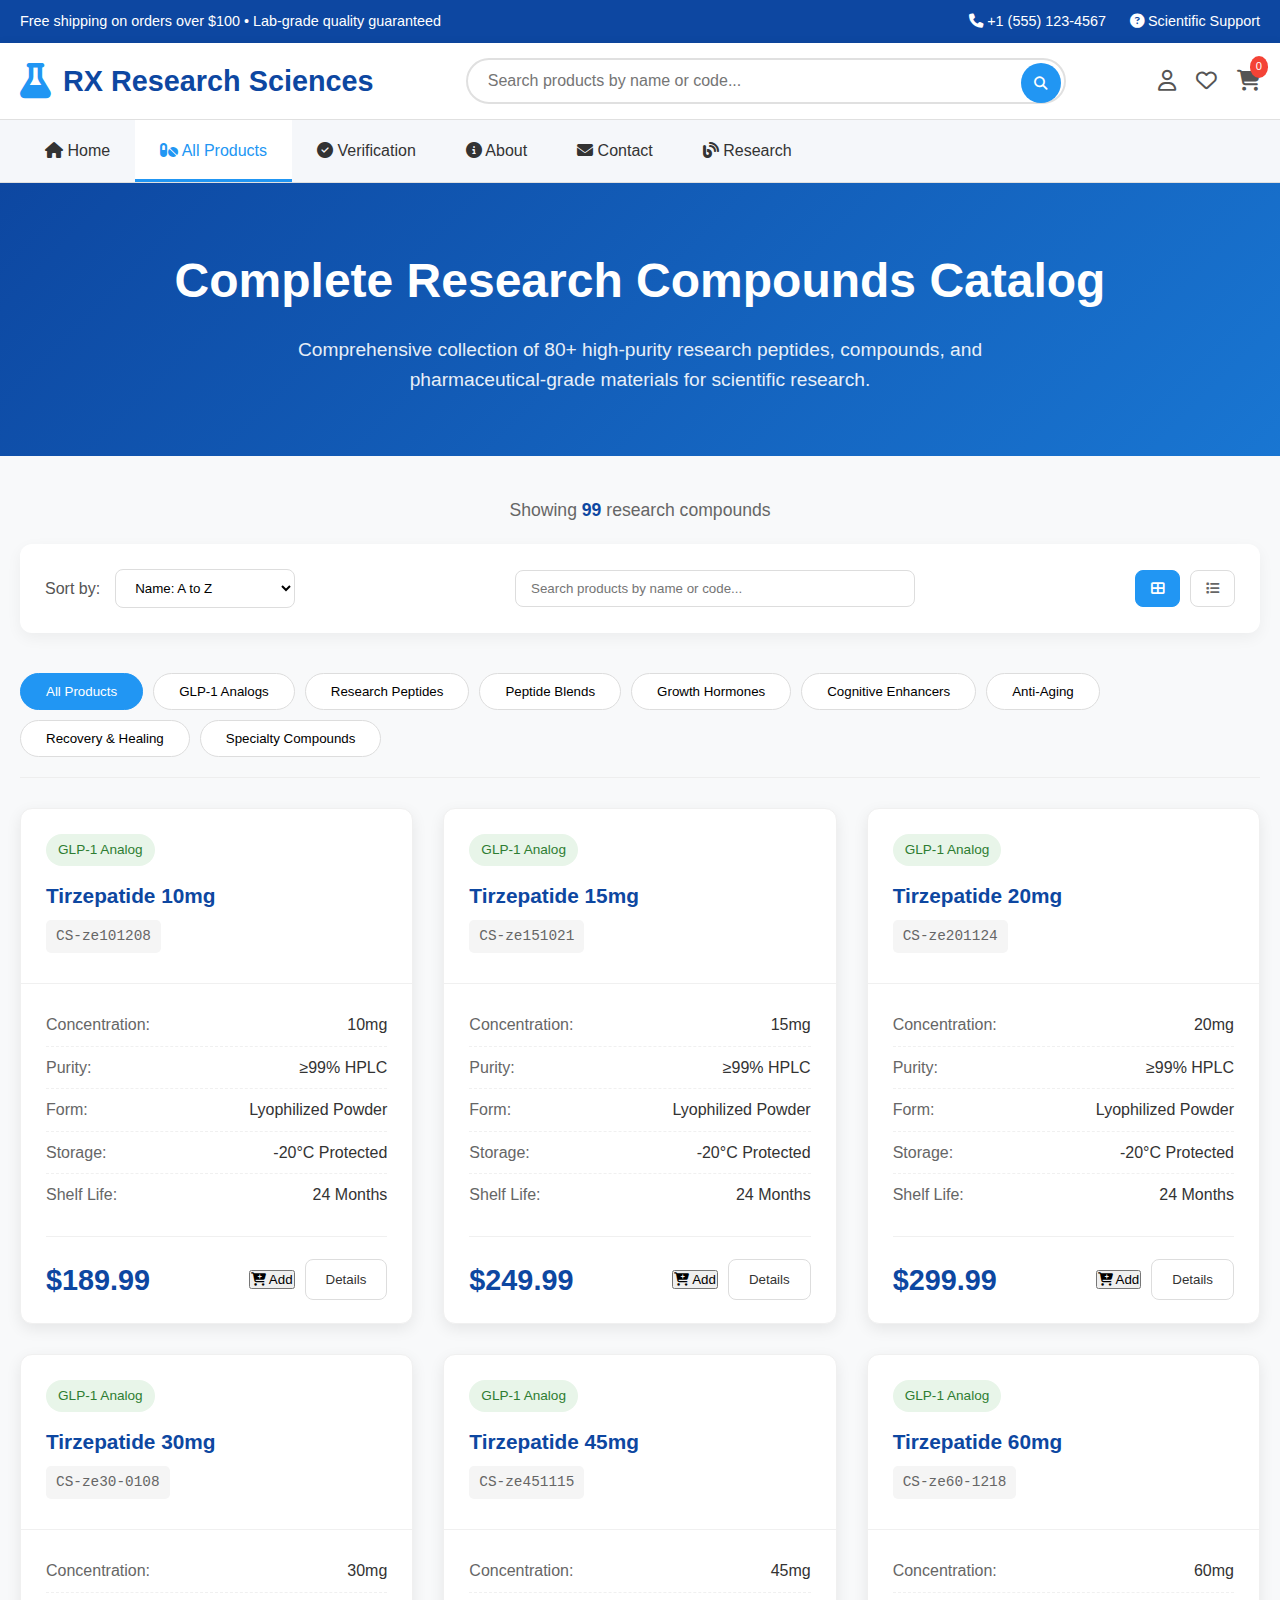
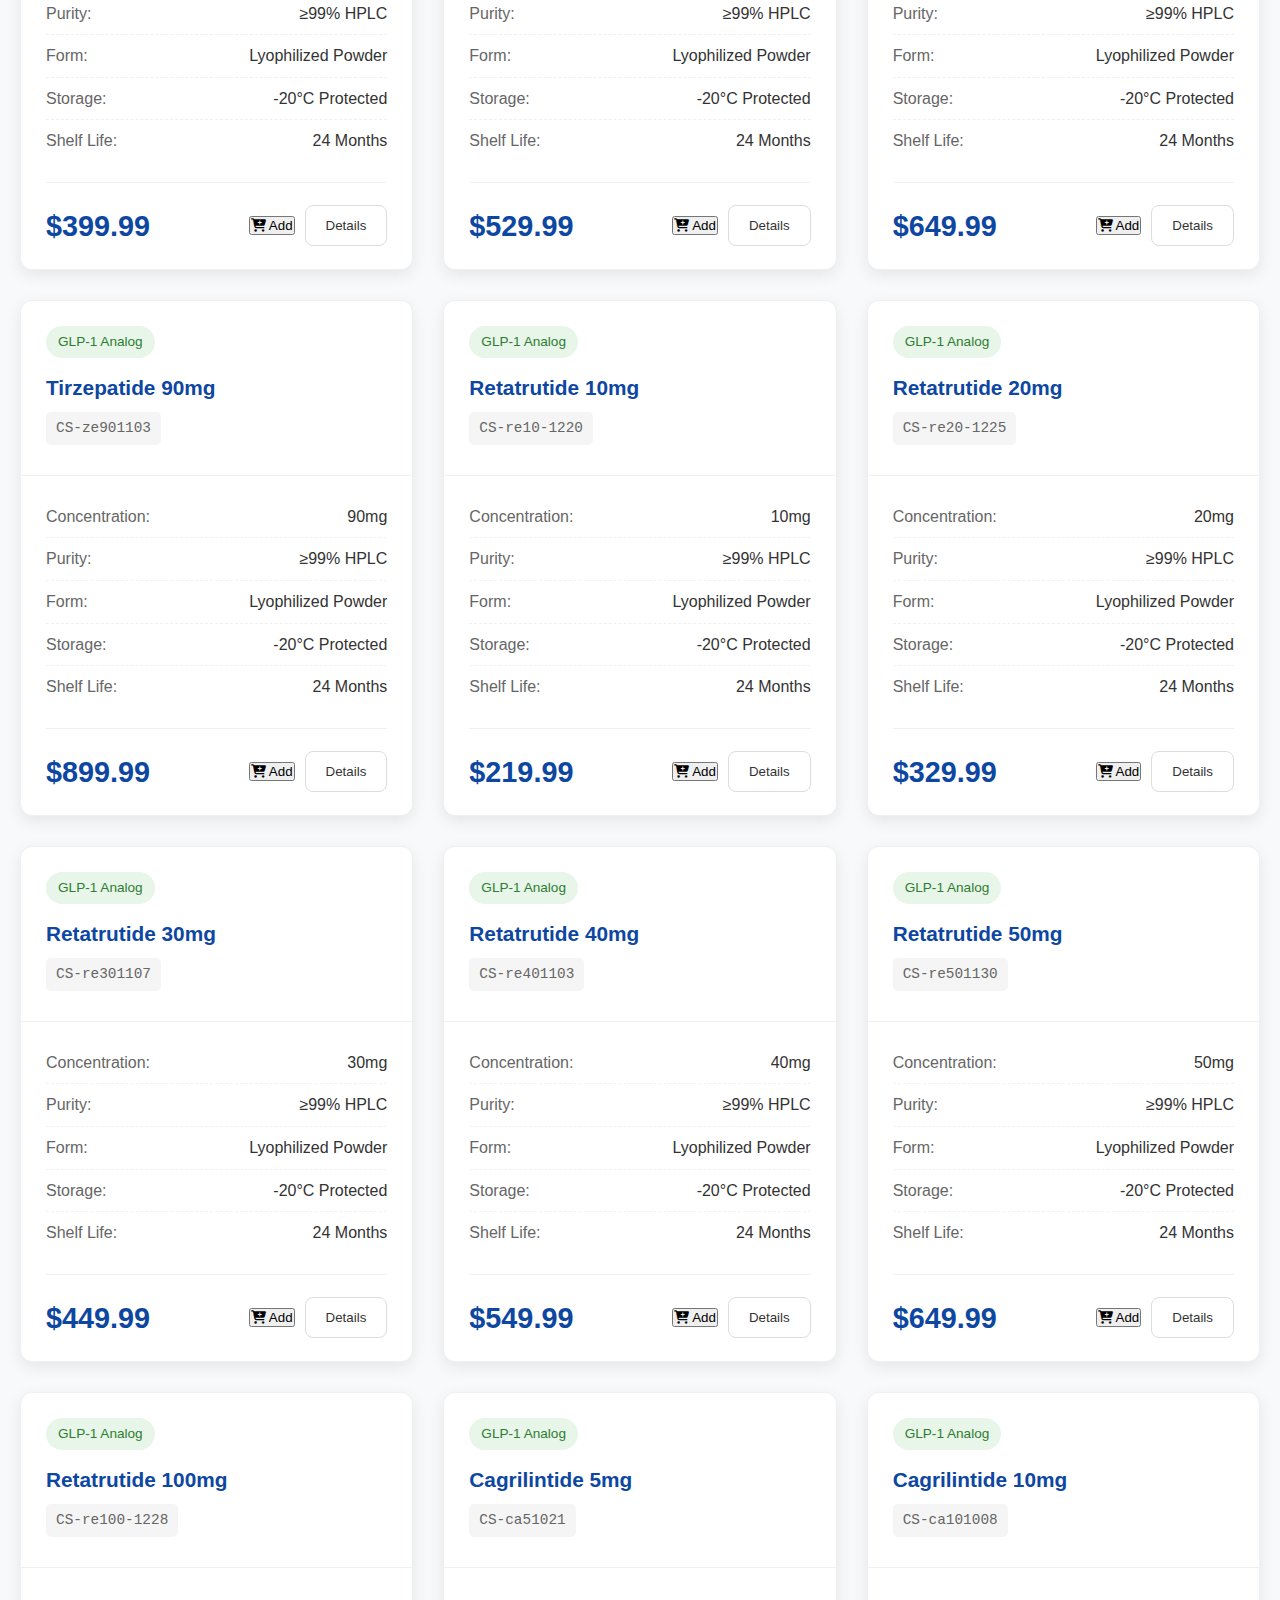
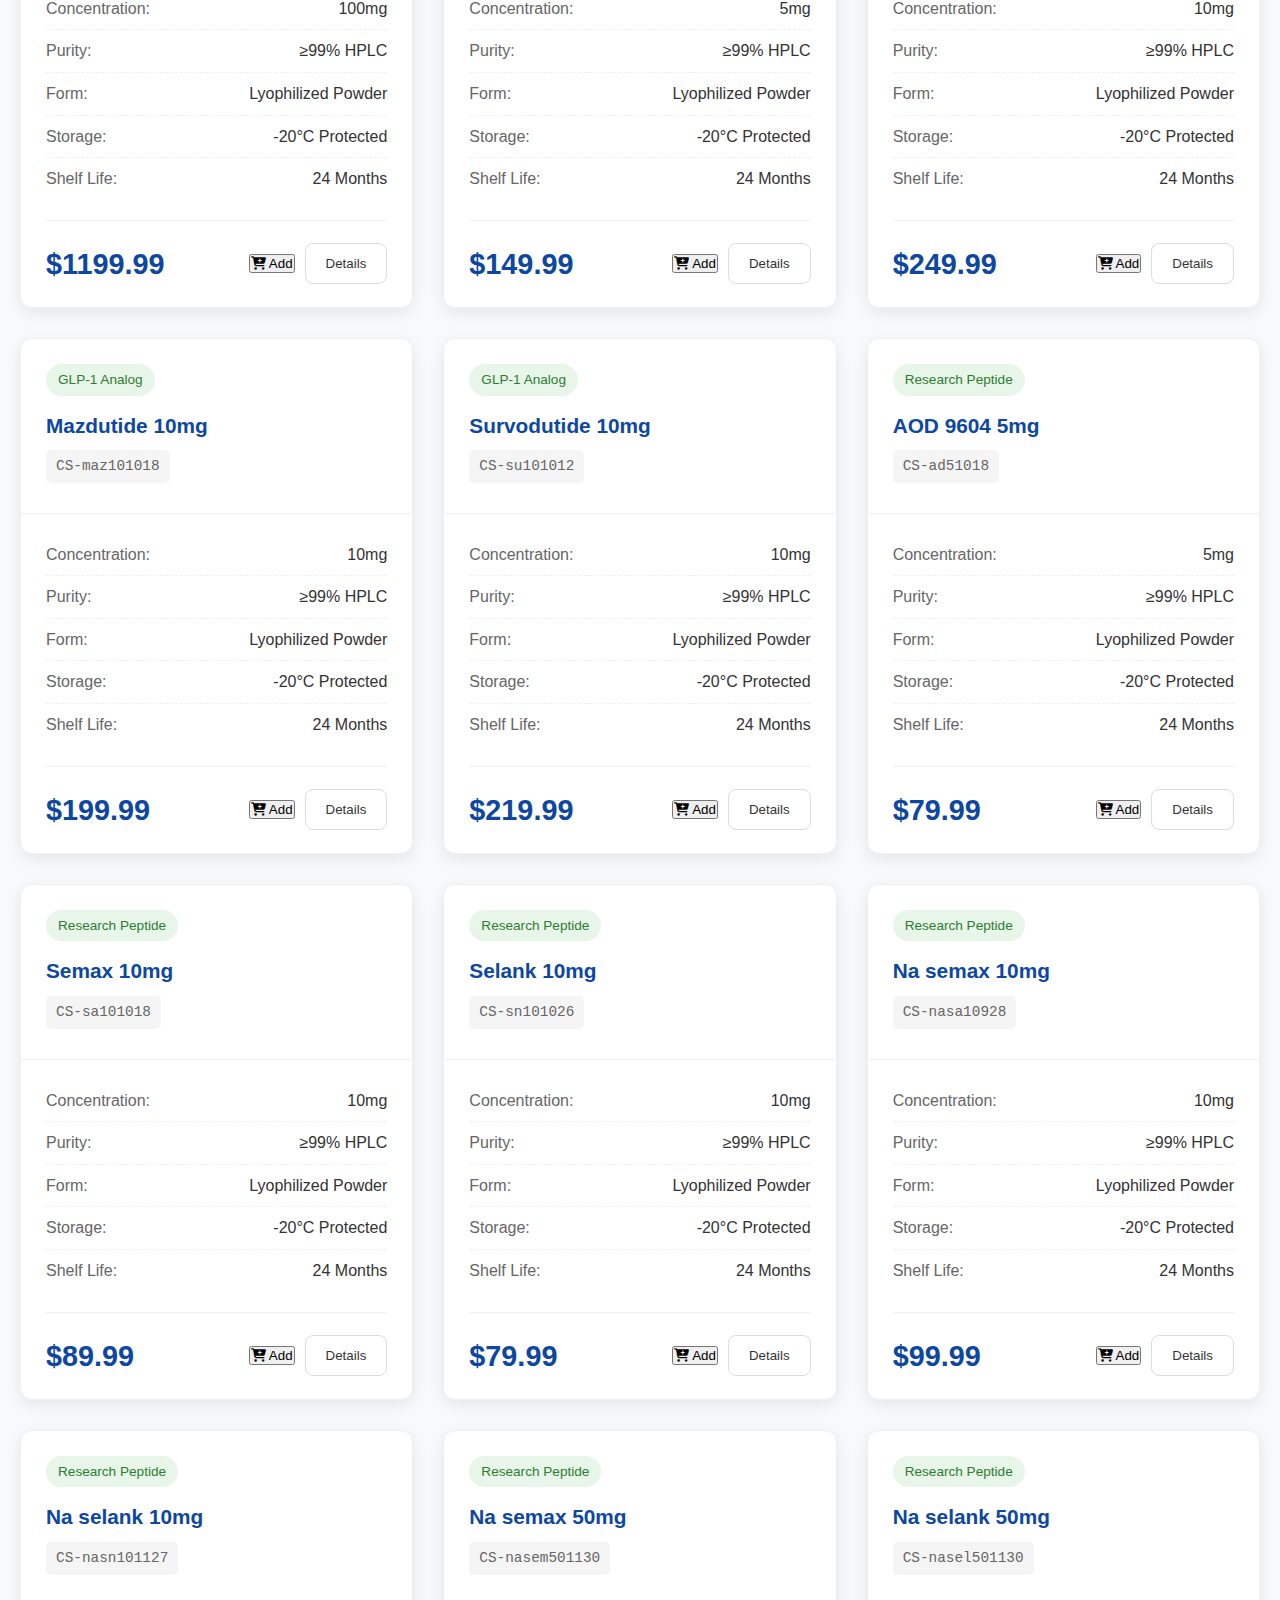
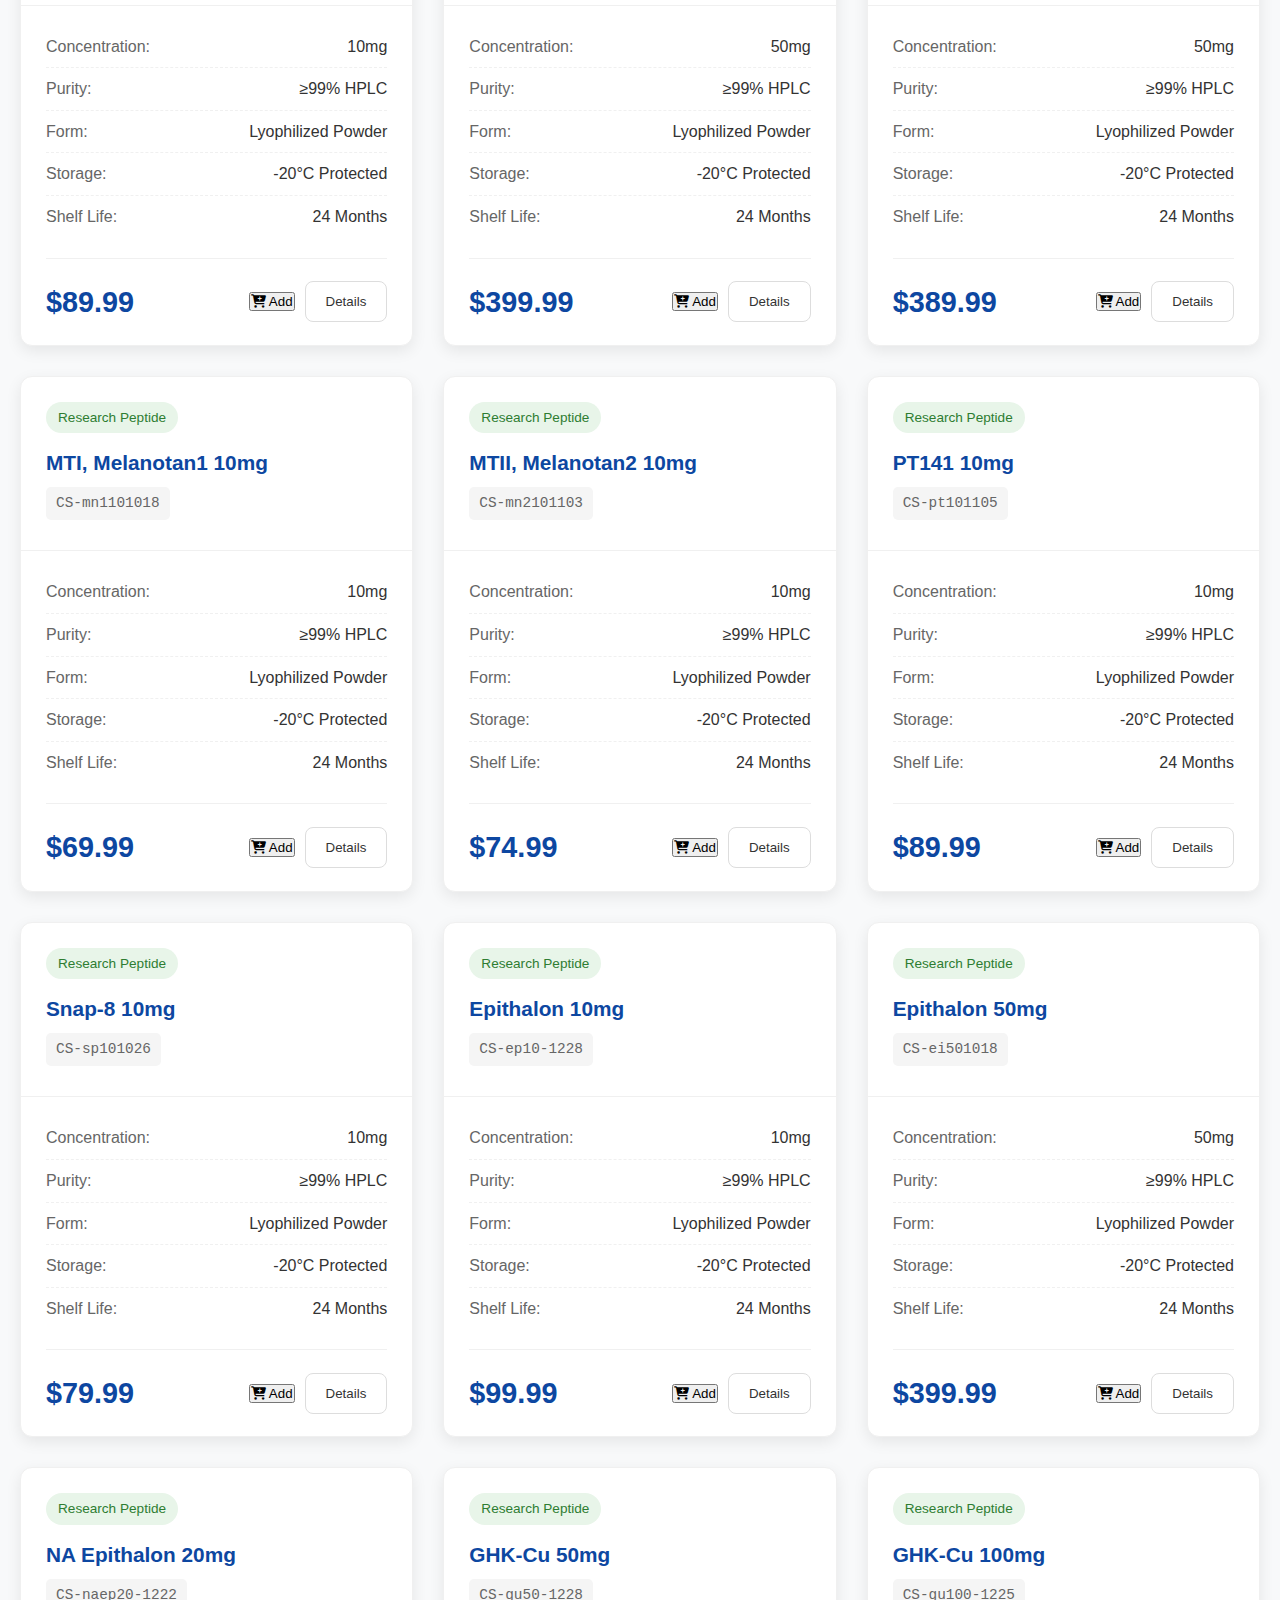
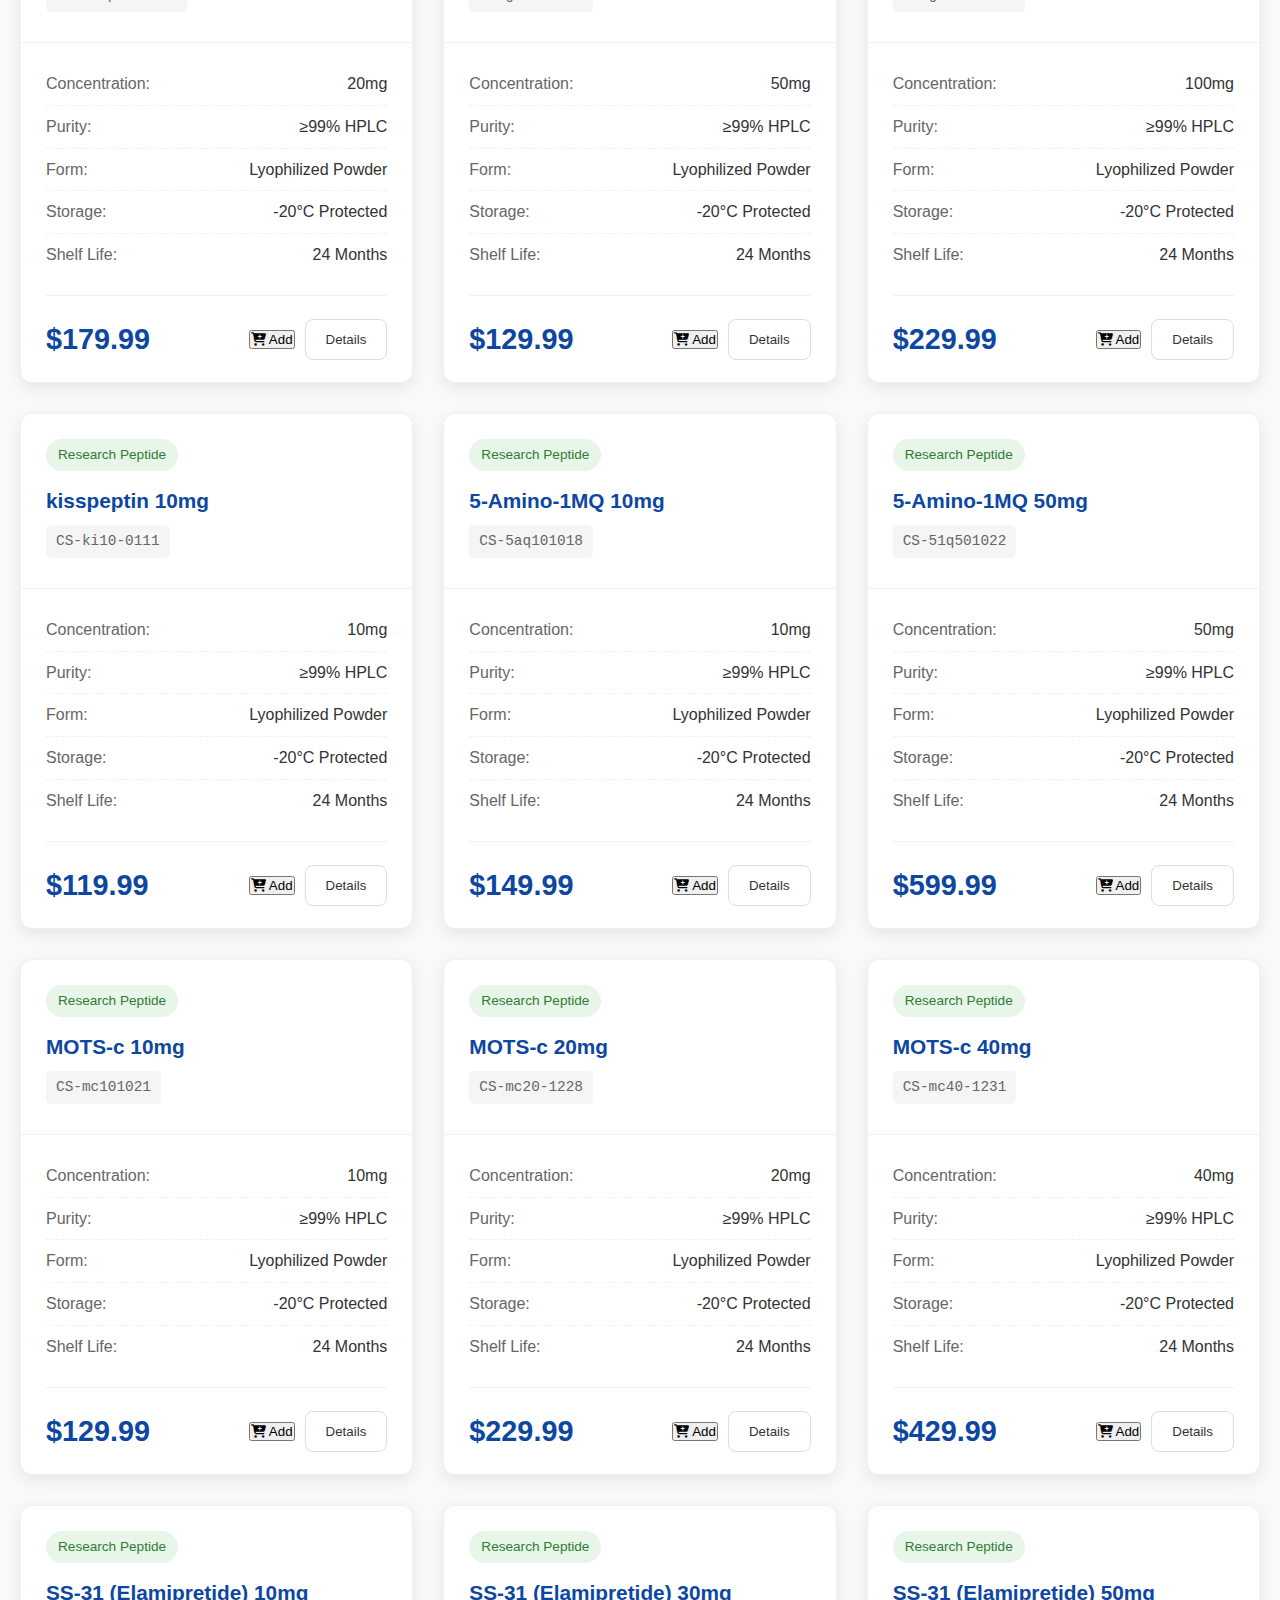
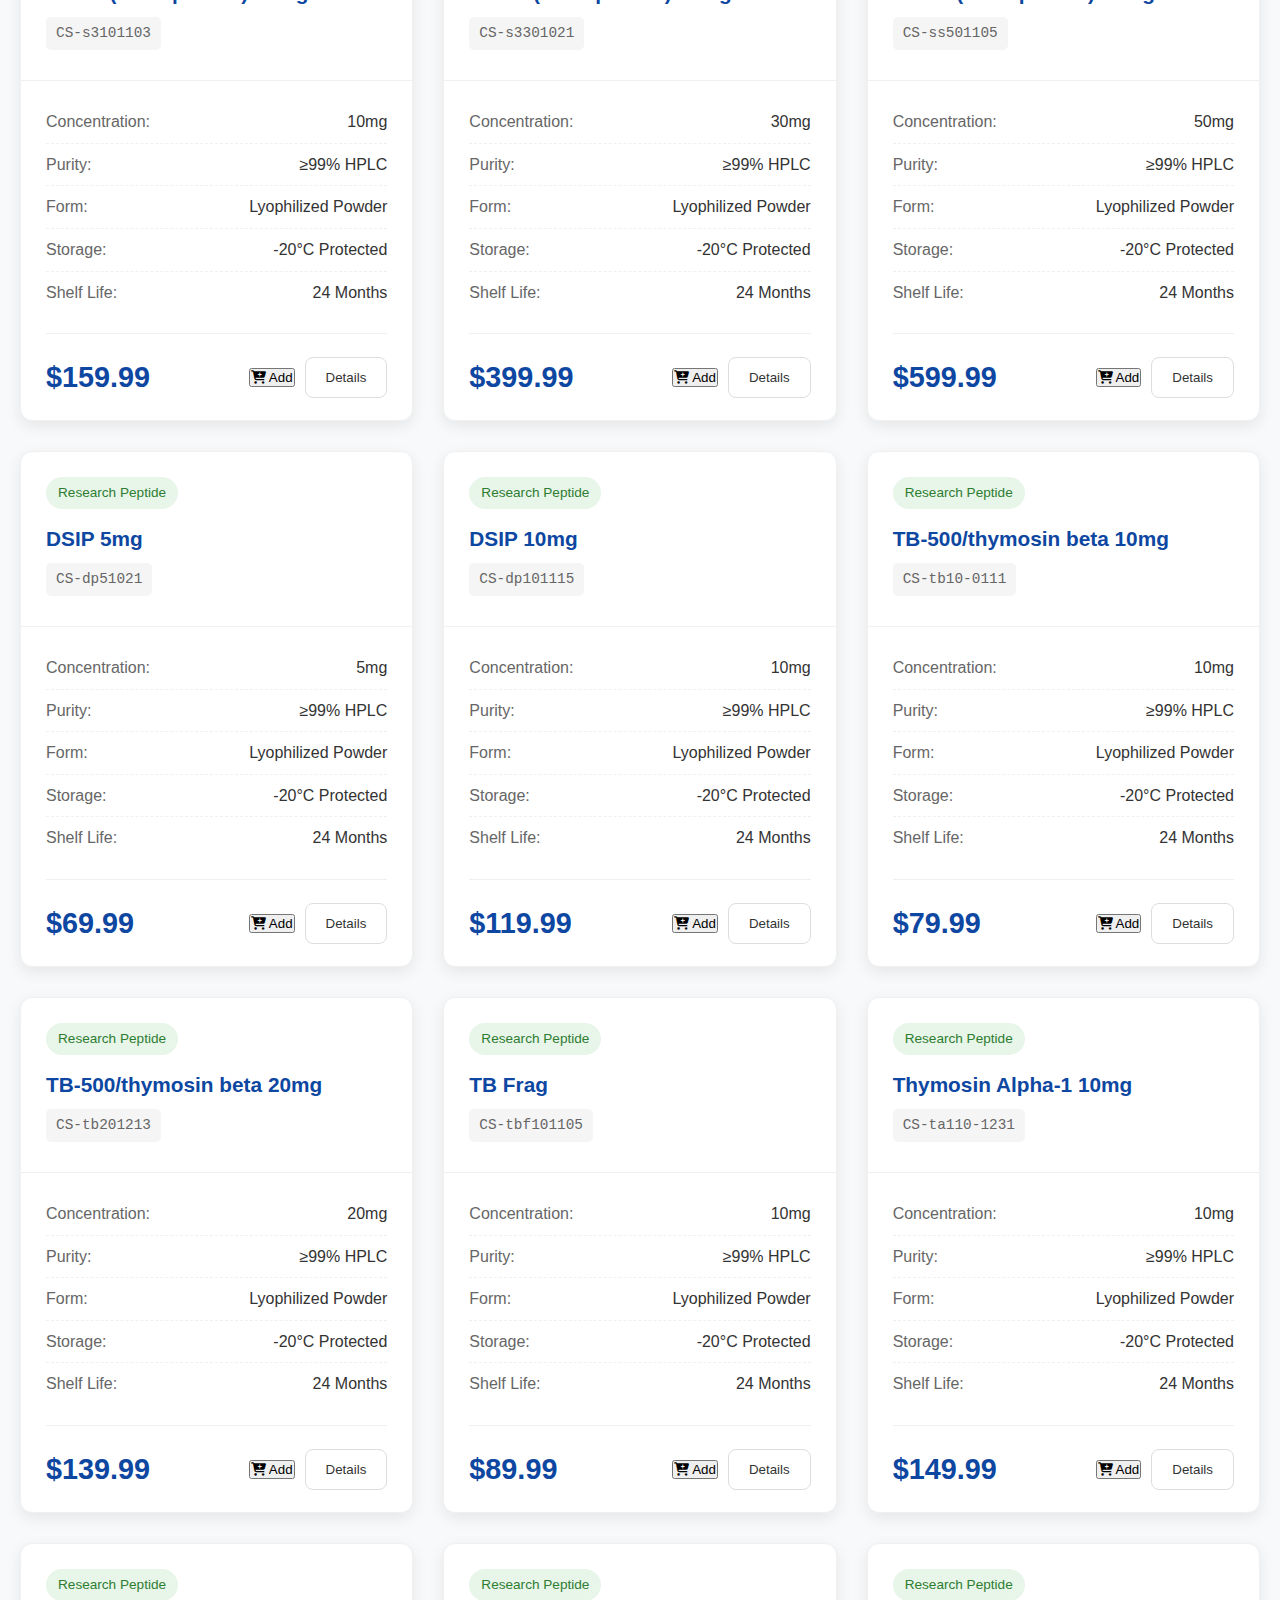
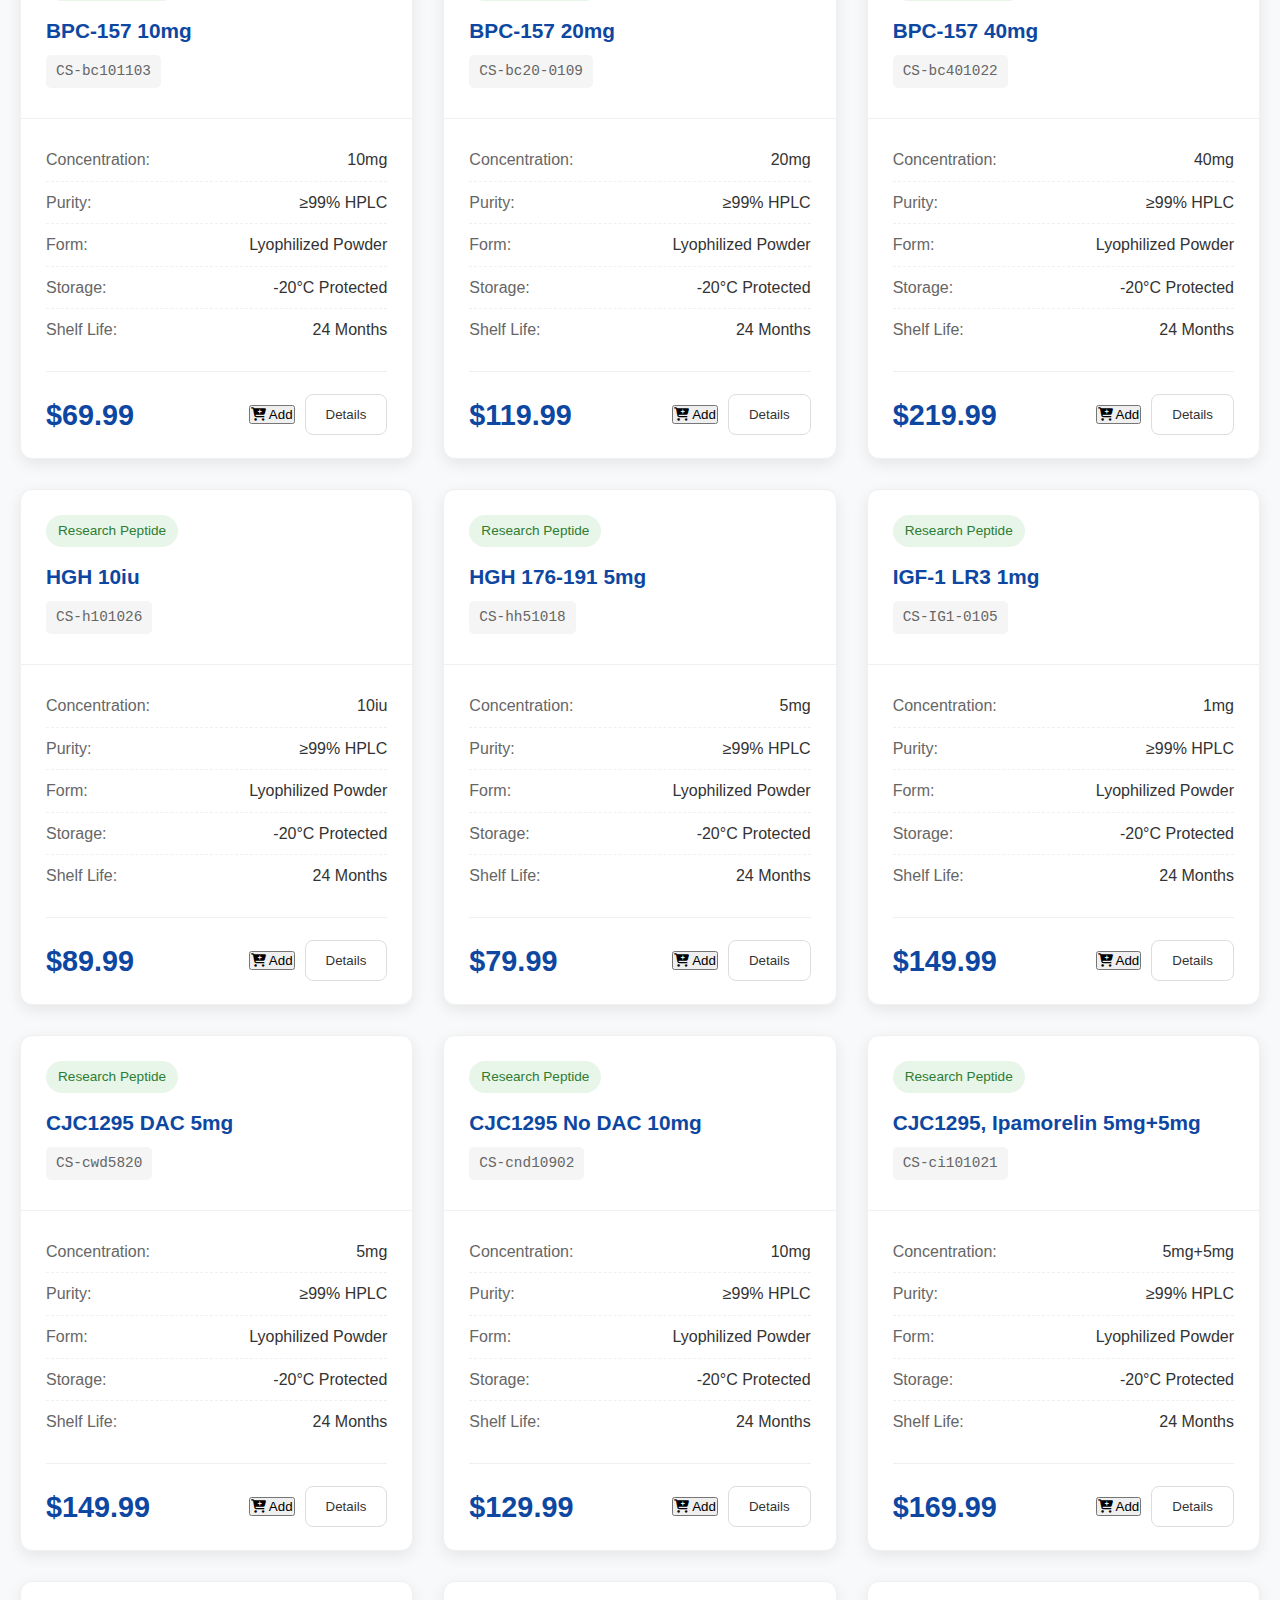
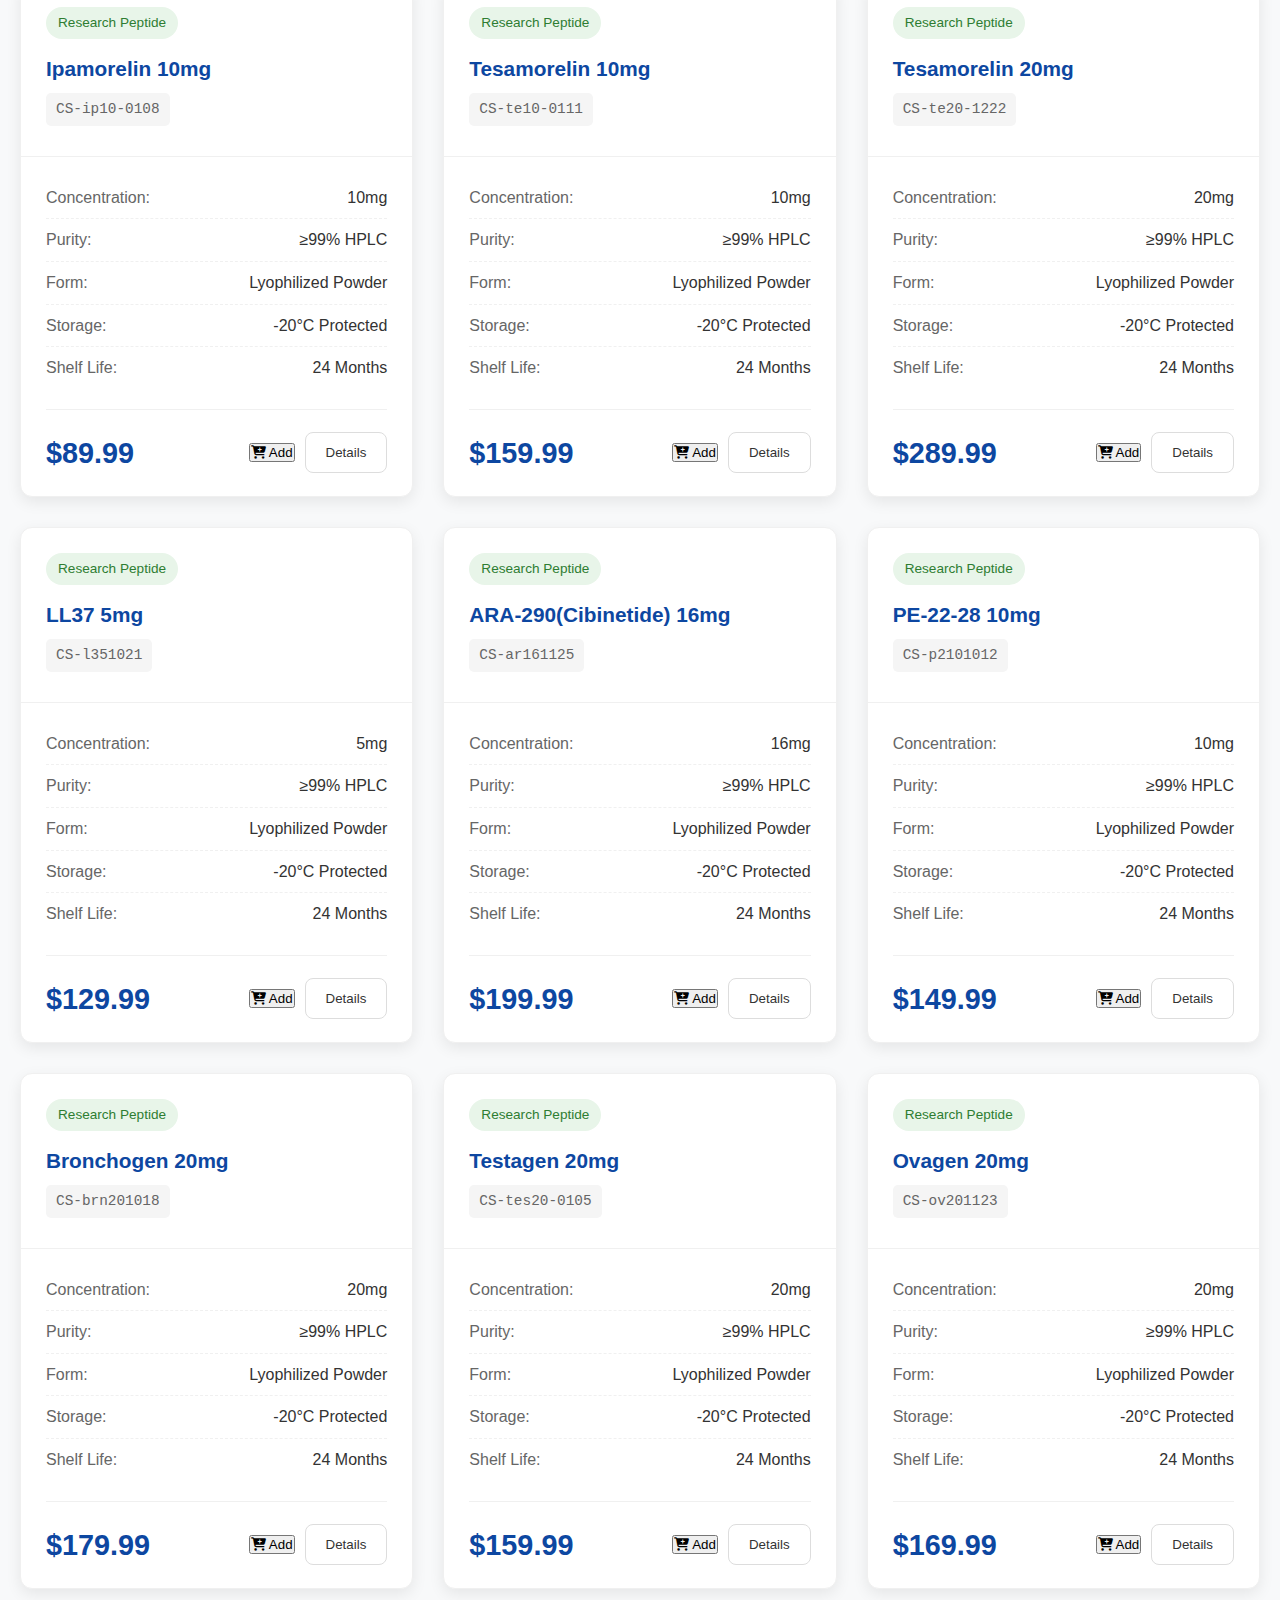
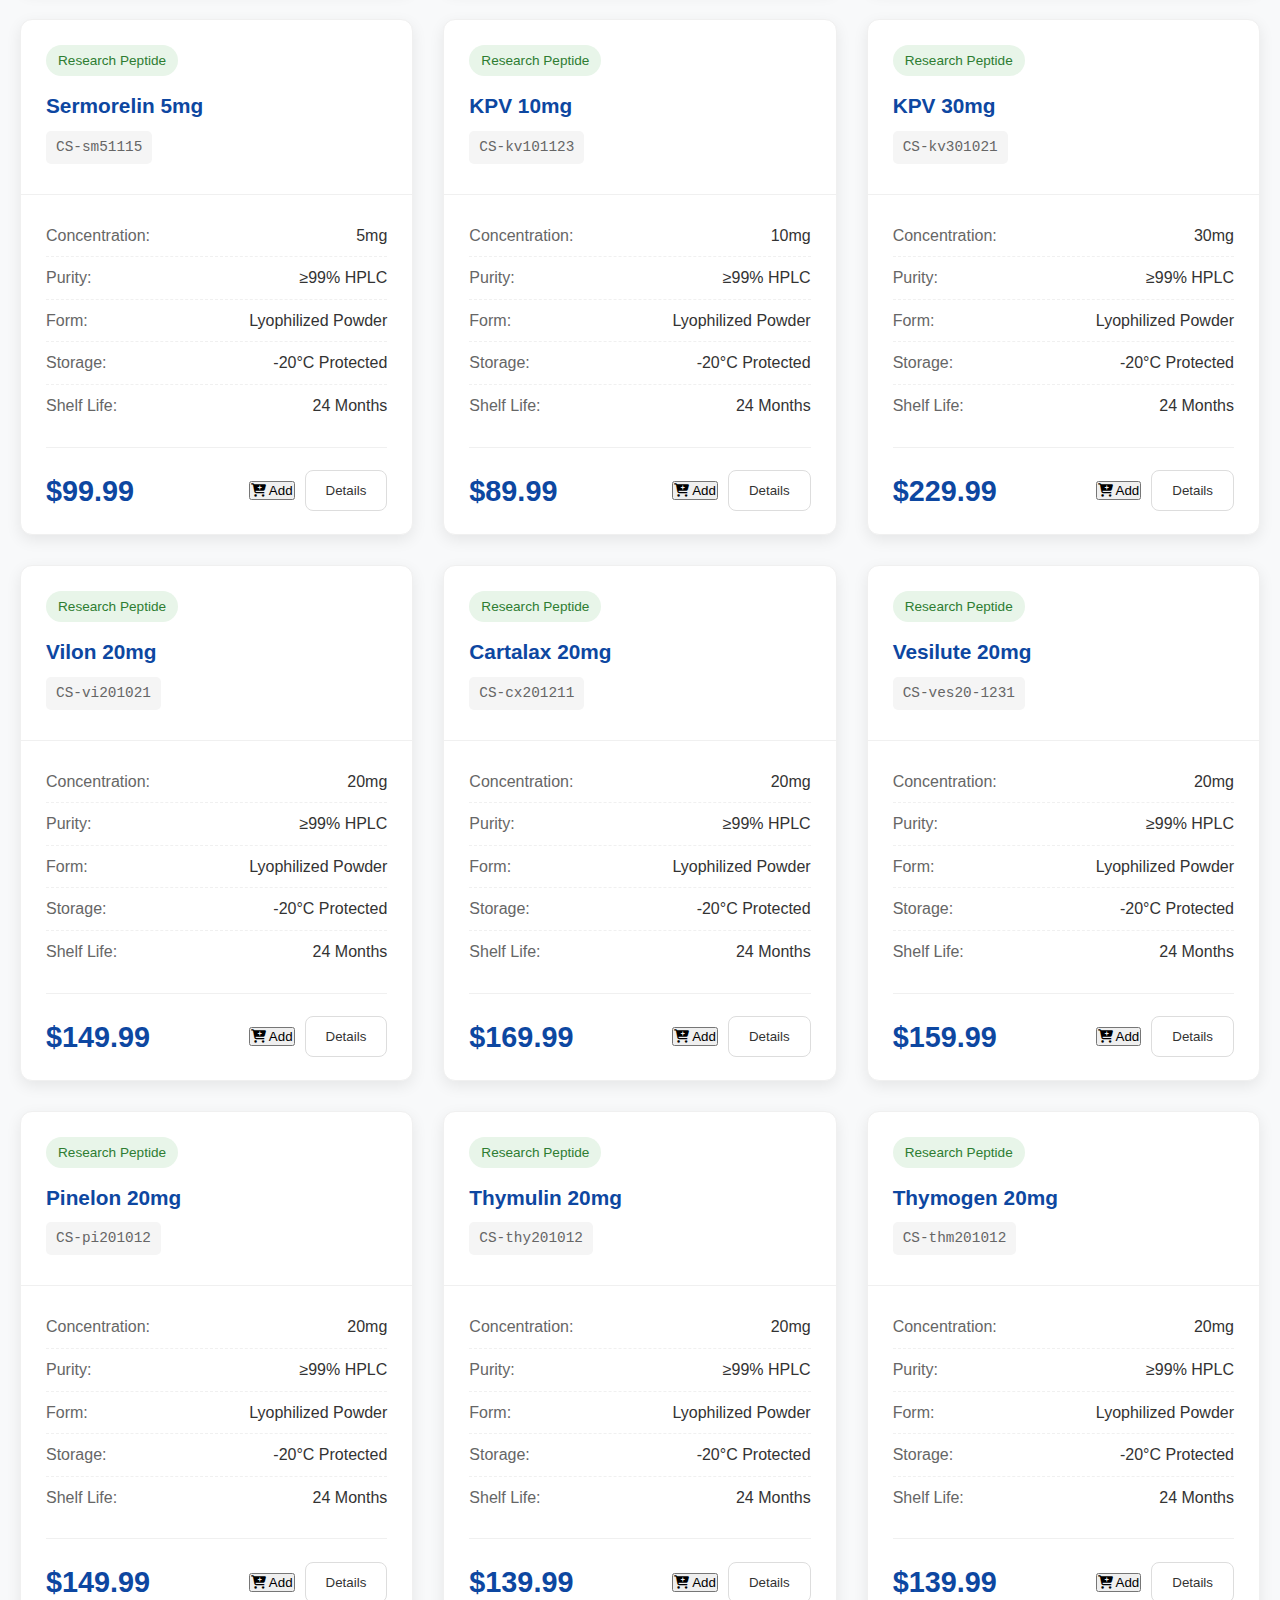
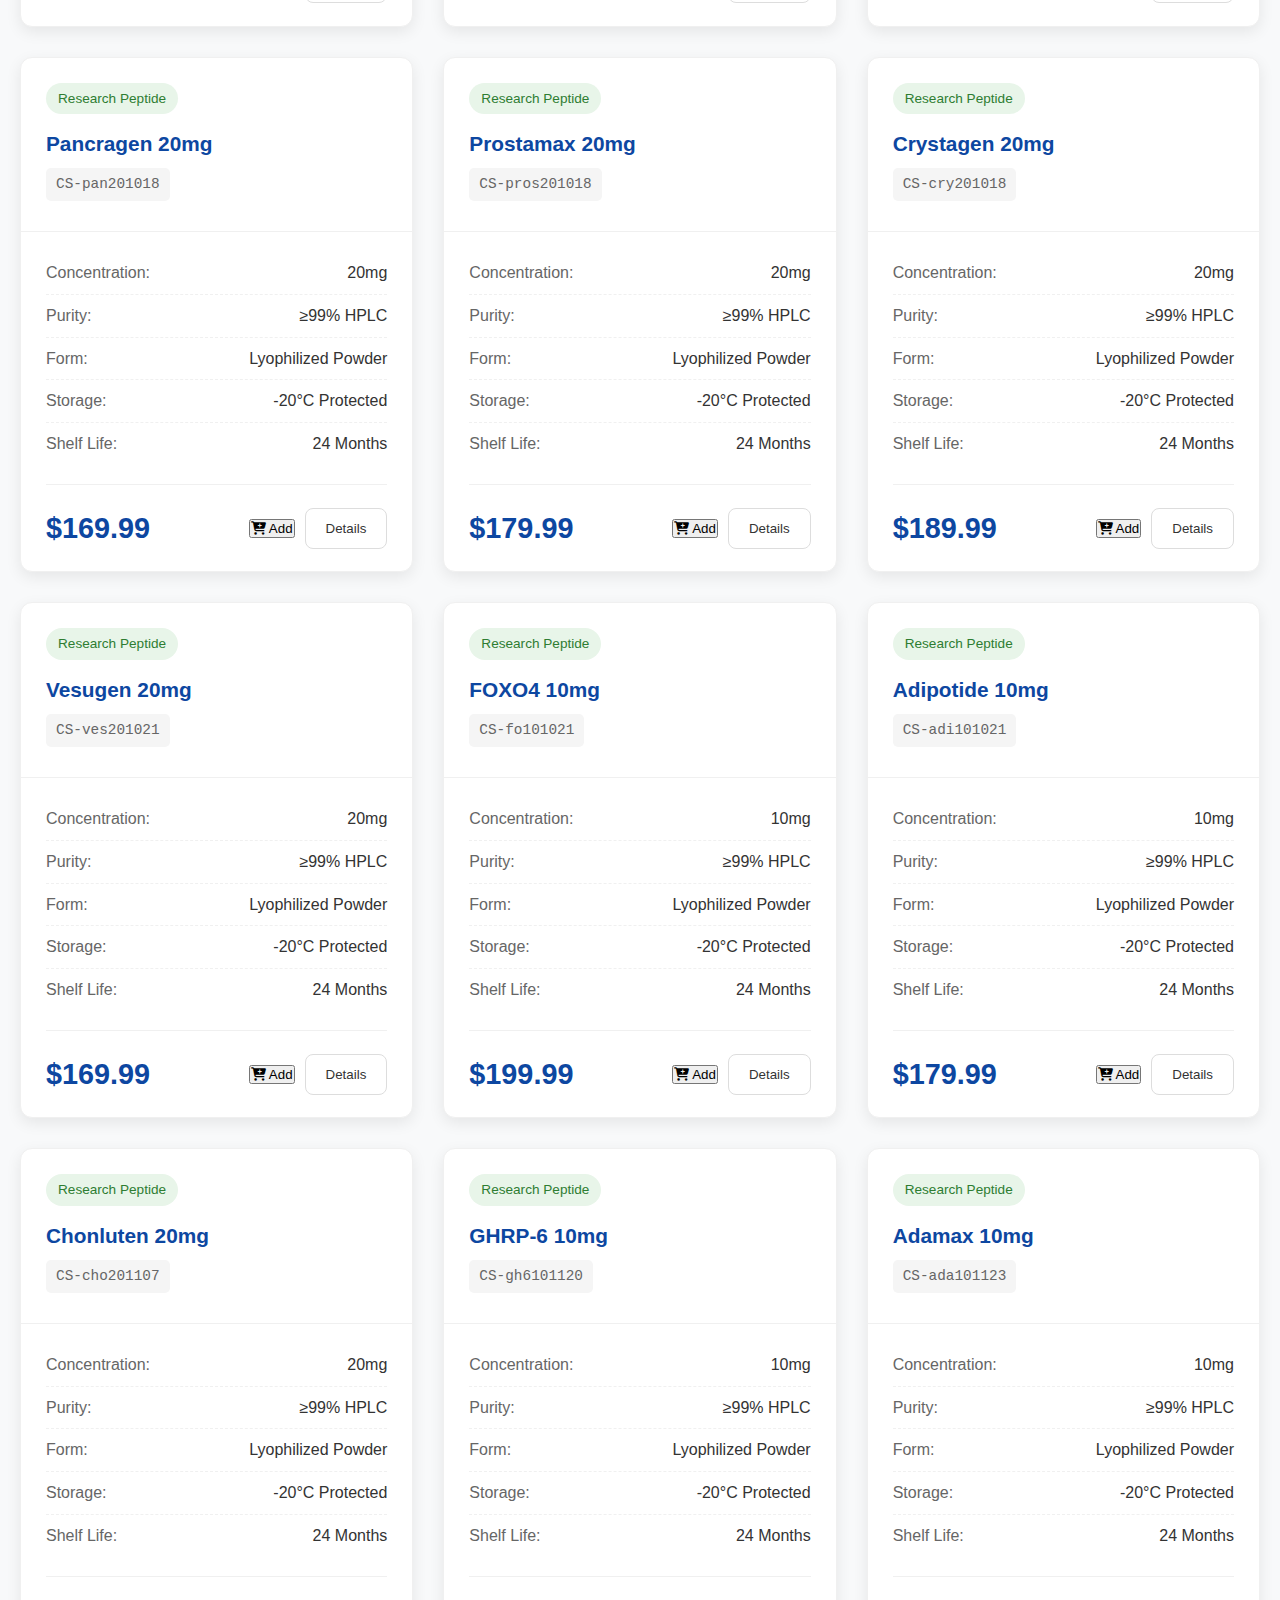
<file: products.html>
<!DOCTYPE html>
<html lang="en">
<head>
    <meta charset="UTF-8">
    <meta name="viewport" content="width=device-width, initial-scale=1.0">
    <title>All Products - RX Research Sciences</title>
    <link rel="stylesheet" href="https://cdnjs.cloudflare.com/ajax/libs/font-awesome/6.4.0/css/all.min.css">
    <style>
        /* ===== BASE STYLES ===== */
        * {
            margin: 0;
            padding: 0;
            box-sizing: border-box;
        }
        
        body {
            font-family: 'Segoe UI', Tahoma, Geneva, Verdana, sans-serif;
            line-height: 1.6;
            color: #333;
            background-color: #f8f9fa;
        }
        
        .container {
            max-width: 1400px;
            margin: 0 auto;
            padding: 0 20px;
        }
        
        /* ===== TOP BAR ===== */
        .top-bar {
            background: #0d47a1;
            color: white;
            padding: 10px 0;
            font-size: 0.9rem;
        }
        
        .top-bar-content {
            display: flex;
            justify-content: space-between;
            align-items: center;
        }
        
        .top-links a {
            color: white;
            margin-left: 20px;
            text-decoration: none;
        }
        
        /* ===== HEADER ===== */
        header {
            background: white;
            box-shadow: 0 2px 10px rgba(0,0,0,0.1);
        }
        
        .header-content {
            display: flex;
            align-items: center;
            justify-content: space-between;
            padding: 15px 0;
        }
        
        .logo {
            display: flex;
            align-items: center;
            gap: 12px;
            font-size: 1.8rem;
            font-weight: bold;
            color: #0d47a1;
        }
        
        .logo i {
            color: #2196f3;
            font-size: 2.2rem;
        }
        
        .search-container {
            flex: 1;
            max-width: 600px;
            margin: 0 30px;
            position: relative;
        }
        
        .search-bar {
            width: 100%;
            padding: 12px 20px;
            border: 2px solid #e0e0e0;
            border-radius: 30px;
            font-size: 1rem;
        }
        
        .search-btn {
            position: absolute;
            right: 5px;
            top: 5px;
            background: #2196f3;
            color: white;
            border: none;
            border-radius: 50%;
            width: 40px;
            height: 40px;
            cursor: pointer;
        }
        
        .user-actions {
            display: flex;
            gap: 20px;
        }
        
        .action-icon {
            position: relative;
            cursor: pointer;
            color: #555;
            font-size: 1.3rem;
        }
        
        .cart-count {
            position: absolute;
            top: -8px;
            right: -8px;
            background: #f44336;
            color: white;
            font-size: 0.7rem;
            padding: 2px 6px;
            border-radius: 50%;
            min-width: 18px;
            text-align: center;
        }
        
        /* ===== NAVIGATION ===== */
        .main-nav {
            background: #f5f7fa;
            border-top: 1px solid #e0e0e0;
            border-bottom: 1px solid #e0e0e0;
        }
        
        .nav-links {
            display: flex;
            list-style: none;
            gap: 0;
        }
        
        .nav-links li {
            position: relative;
        }
        
        .nav-links a {
            display: block;
            padding: 18px 25px;
            color: #333;
            text-decoration: none;
            font-weight: 500;
            transition: all 0.3s;
        }
        
        .nav-links a:hover,
        .nav-links a.active {
            background: white;
            color: #2196f3;
            box-shadow: 0 -3px 0 #2196f3 inset;
        }
        
        /* ===== PRODUCTS HEADER ===== */
        .products-header {
            background: linear-gradient(135deg, #0d47a1, #1976d2);
            color: white;
            padding: 60px 0;
            text-align: center;
            margin-bottom: 40px;
        }
        
        .products-header h1 {
            font-size: 3rem;
            margin-bottom: 15px;
        }
        
        .products-header p {
            font-size: 1.2rem;
            opacity: 0.9;
            max-width: 800px;
            margin: 0 auto;
        }
        
        /* ===== FILTERS ===== */
        .filters-section {
            background: white;
            padding: 25px;
            border-radius: 12px;
            box-shadow: 0 5px 15px rgba(0,0,0,0.05);
            margin-bottom: 40px;
        }
        
        .filters-row {
            display: flex;
            flex-wrap: wrap;
            gap: 20px;
            align-items: center;
            justify-content: space-between;
        }
        
        .filter-group {
            display: flex;
            align-items: center;
            gap: 15px;
        }
        
        .filter-label {
            font-weight: 500;
            color: #555;
        }
        
        .filter-select {
            padding: 10px 15px;
            border: 1px solid #ddd;
            border-radius: 8px;
            background: white;
            min-width: 180px;
        }
        
        .search-filter {
            flex: 1;
            max-width: 400px;
        }
        
        .search-filter input {
            width: 100%;
            padding: 10px 15px;
            border: 1px solid #ddd;
            border-radius: 8px;
        }
        
        .view-options {
            display: flex;
            gap: 10px;
        }
        
        .view-btn {
            padding: 10px 15px;
            border: 1px solid #ddd;
            background: white;
            border-radius: 8px;
            cursor: pointer;
            color: #666;
        }
        
        .view-btn.active {
            background: #2196f3;
            color: white;
            border-color: #2196f3;
        }
        
        /* ===== CATEGORIES ===== */
        .categories-section {
            margin-bottom: 30px;
        }
        
        .categories-tabs {
            display: flex;
            flex-wrap: wrap;
            gap: 10px;
            margin-bottom: 30px;
            border-bottom: 1px solid #eee;
            padding-bottom: 20px;
        }
        
        .category-tab {
            padding: 10px 25px;
            background: white;
            border: 1px solid #ddd;
            border-radius: 30px;
            cursor: pointer;
            transition: all 0.3s;
            font-weight: 500;
        }
        
        .category-tab:hover,
        .category-tab.active {
            background: #2196f3;
            color: white;
            border-color: #2196f3;
        }
        
        /* ===== PRODUCTS GRID ===== */
        .products-grid {
            display: grid;
            grid-template-columns: repeat(auto-fill, minmax(300px, 1fr));
            gap: 30px;
            margin-bottom: 60px;
        }
        
        .product-card {
            background: white;
            border-radius: 12px;
            overflow: hidden;
            box-shadow: 0 5px 15px rgba(0,0,0,0.08);
            transition: all 0.3s;
            border: 1px solid #f0f0f0;
        }
        
        .product-card:hover {
            transform: translateY(-10px);
            box-shadow: 0 20px 40px rgba(0,0,0,0.15);
            border-color: #2196f3;
        }
        
        .product-header {
            padding: 25px 25px 15px;
            border-bottom: 1px solid #f0f0f0;
        }
        
        .product-category {
            display: inline-block;
            background: #e8f5e9;
            color: #2e7d32;
            padding: 5px 12px;
            border-radius: 20px;
            font-size: 0.85rem;
            font-weight: 500;
            margin-bottom: 15px;
        }
        
        .product-name {
            font-size: 1.3rem;
            font-weight: 600;
            color: #0d47a1;
            margin-bottom: 10px;
            line-height: 1.4;
        }
        
        .product-code {
            color: #666;
            font-size: 0.9rem;
            font-family: monospace;
            background: #f5f5f5;
            padding: 5px 10px;
            border-radius: 5px;
            display: inline-block;
            margin-bottom: 15px;
        }
        
        .product-body {
            padding: 20px 25px;
        }
        
        .product-specs {
            list-style: none;
            margin-bottom: 20px;
        }
        
        .product-specs li {
            padding: 8px 0;
            border-bottom: 1px dashed #f0f0f0;
            display: flex;
            justify-content: space-between;
        }
        
        .product-specs li:last-child {
            border-bottom: none;
        }
        
        .spec-label {
            color: #666;
        }
        
        .spec-value {
            font-weight: 500;
            color: #333;
        }
        
        .product-price {
            display: flex;
            align-items: center;
            justify-content: space-between;
            margin-top: 20px;
            padding-top: 20px;
            border-top: 1px solid #f0f0f0;
        }
        
        .price-amount {
            font-size: 1.8rem;
            font-weight: bold;
            color: #0d47a1;
        }
        
        .product-actions {
            display: flex;
            gap: 10px;
            align-items: center;
        }
        
      <button class="btn-cart" onclick="addToCartFromProductPage({
    id: '${product.code.toLowerCase()}',
    name: '${product.name}',
    code: '${product.code}',
    concentration: '${product.concentration}',
    category: '${categoryName}',
    price: ${product.price},
    icon: '${product.category === 'glp1' ? 'fas fa-weight' : 
             product.category === 'peptides' ? 'fas fa-dna' : 
             product.category === 'blends' ? 'fas fa-vial' : 
             product.category === 'hormones' ? 'fas fa-chart-line' :
             product.category === 'cognitive' ? 'fas fa-brain' :
             product.category === 'antiaging' ? 'fas fa-heartbeat' :
             product.category === 'recovery' ? 'fas fa-heartbeat' : 'fas fa-flask'}'
})">
    <i class="fas fa-cart-plus"></i> Add
</button>
        }
        
        .btn-cart:hover {
            background: #0d47a1;
        }
        
        .btn-details {
            background: white;
            color: #333;
            border: 1px solid #ddd;
            padding: 12px 20px;
            border-radius: 8px;
            cursor: pointer;
            font-weight: 500;
            transition: all 0.3s;
        }
        
        .btn-details:hover {
            background: #f0f7ff;
            border-color: #2196f3;
        }
        
        /* ===== FOOTER ===== */
        footer {
            background: #0d1b3e;
            color: white;
            padding-top: 60px;
            margin-top: 60px;
        }
        
        .footer-content {
            display: grid;
            grid-template-columns: repeat(auto-fit, minmax(250px, 1fr));
            gap: 40px;
            padding-bottom: 40px;
        }
        
        .footer-col h3 {
            margin-bottom: 25px;
            color: #4fc3f7;
            font-size: 1.3rem;
        }
        
        .footer-links {
            list-style: none;
        }
        
        .footer-links li {
            margin-bottom: 12px;
        }
        
        .footer-links a {
            color: #bbbbbb;
            transition: color 0.3s;
            display: flex;
            align-items: center;
            gap: 10px;
        }
        
        .footer-links a:hover {
            color: #4fc3f7;
        }
        
        .social-icons {
            display: flex;
            gap: 15px;
            margin-top: 20px;
        }
        
        .social-icons a {
            display: inline-flex;
            align-items: center;
            justify-content: center;
            width: 40px;
            height: 40px;
            background: rgba(255, 255, 255, 0.1);
            border-radius: 50%;
            color: white;
            transition: all 0.3s;
        }
        
        .social-icons a:hover {
            background: #2196f3;
            transform: translateY(-3px);
        }
        
        .footer-bottom {
            border-top: 1px solid #2a3a5e;
            padding: 25px 0;
            text-align: center;
            color: #888;
            font-size: 0.9rem;
        }
        
        /* ===== PRODUCT COUNTER ===== */
        .product-counter {
            text-align: center;
            color: #666;
            margin: 20px 0;
            font-size: 1.1rem;
        }
        
        .counter-number {
            font-weight: bold;
            color: #0d47a1;
        }
        
        /* ===== RESPONSIVE ===== */
        @media (max-width: 1200px) {
            .products-grid {
                grid-template-columns: repeat(auto-fill, minmax(280px, 1fr));
            }
        }
        
        @media (max-width: 992px) {
            .header-content {
                flex-wrap: wrap;
            }
            
            .search-container {
                order: 3;
                margin: 15px 0 0;
                max-width: 100%;
            }
            
            .filters-row {
                flex-direction: column;
                align-items: stretch;
            }
        }
        
        @media (max-width: 768px) {
            .products-grid {
                grid-template-columns: repeat(auto-fill, minmax(250px, 1fr));
            }
            
            .nav-links {
                overflow-x: auto;
            }
            
            .nav-links a {
                padding: 15px;
                white-space: nowrap;
            }
            
            .categories-tabs {
                overflow-x: auto;
                flex-wrap: nowrap;
                padding-bottom: 10px;
            }
        }
    </style>
</head>
<body>
    <!-- TOP BAR -->
    <div class="top-bar">
        <div class="container top-bar-content">
            <div>Free shipping on orders over $100 • Lab-grade quality guaranteed</div>
            <div class="top-links">
                <a href="#"><i class="fas fa-phone"></i> +1 (555) 123-4567</a>
                <a href="#"><i class="fas fa-question-circle"></i> Scientific Support</a>
            </div>
        </div>
    </div>

    <!-- HEADER -->
    <header>
        <div class="container">
            <div class="header-content">
                <!-- LOGO -->
                <div class="logo">
                    <i class="fas fa-flask"></i>
                    <span>RX Research Sciences</span>
                </div>

                <!-- SEARCH -->
                <div class="search-container">
                    <input type="text" class="search-bar" placeholder="Search products by name or code...">
                    <button class="search-btn"><i class="fas fa-search"></i></button>
                </div>

                <!-- USER ACTIONS -->
                <div class="user-actions">
                    <div class="action-icon">
                        <i class="far fa-user"></i>
                    </div>
                    <div class="action-icon">
                        <i class="far fa-heart"></i>
                    </div>
                    <div class="action-icon">
                        <i class="fas fa-shopping-cart"></i>
                        <span class="cart-count">0</span>
                    </div>
                </div>
            </div>
        </div>

        <!-- NAVIGATION -->
        <nav class="main-nav">
            <div class="container">
                <ul class="nav-links">
                    <li><a href="index.html"><i class="fas fa-home"></i> Home</a></li>
                    <li><a href="products.html" class="active"><i class="fas fa-pills"></i> All Products</a></li>
                    <li><a href="verification.html"><i class="fas fa-check-circle"></i> Verification</a></li>
                    <li><a href="about.html"><i class="fas fa-info-circle"></i> About</a></li>
                    <li><a href="contact.html"><i class="fas fa-envelope"></i> Contact</a></li>
                    <li><a href="blog.html"><i class="fas fa-blog"></i> Research</a></li>
                </ul>
            </div>
        </nav>
    </header>

    <!-- PRODUCTS HEADER -->
    <section class="products-header">
        <div class="container">
            <h1>Complete Research Compounds Catalog</h1>
            <p>Comprehensive collection of 80+ high-purity research peptides, compounds, and pharmaceutical-grade materials for scientific research.</p>
        </div>
    </section>

    <!-- PRODUCT COUNTER -->
    <div class="container product-counter">
        Showing <span class="counter-number" id="productCount">80</span> research compounds
    </div>

    <!-- FILTERS -->
    <section class="container">
        <div class="filters-section">
            <div class="filters-row">
                <div class="filter-group">
                    <span class="filter-label">Sort by:</span>
                    <select class="filter-select" id="sortSelect">
                        <option value="name">Name: A to Z</option>
                        <option value="price-low">Price: Low to High</option>
                        <option value="price-high">Price: High to Low</option>
                        <option value="category">Category</option>
                    </select>
                </div>
                
                <div class="search-filter">
                    <input type="text" id="searchInput" placeholder="Search products by name or code...">
                </div>
                
                <div class="view-options">
                    <button class="view-btn active" id="gridView"><i class="fas fa-th-large"></i></button>
                    <button class="view-btn" id="listView"><i class="fas fa-list"></i></button>
                </div>
            </div>
        </div>
    </section>

    <!-- CATEGORIES -->
    <section class="container categories-section">
        <div class="categories-tabs">
            <button class="category-tab active" data-category="all">All Products</button>
            <button class="category-tab" data-category="glp1">GLP-1 Analogs</button>
            <button class="category-tab" data-category="peptides">Research Peptides</button>
            <button class="category-tab" data-category="blends">Peptide Blends</button>
            <button class="category-tab" data-category="hormones">Growth Hormones</button>
            <button class="category-tab" data-category="cognitive">Cognitive Enhancers</button>
            <button class="category-tab" data-category="antiaging">Anti-Aging</button>
            <button class="category-tab" data-category="recovery">Recovery & Healing</button>
            <button class="category-tab" data-category="specialty">Specialty Compounds</button>
        </div>
    </section>

    <!-- PRODUCTS GRID -->
    <section class="container">
        <div class="products-grid" id="products-container">
            <!-- PRODUCTS WILL BE GENERATED HERE BY JAVASCRIPT -->
        </div>
    </section>

    <!-- FOOTER -->
    <footer>
        <div class="container">
            <div class="footer-content">
                <div class="footer-col">
                    <h3>RX Research Sciences</h3>
                    <p style="color: #bbbbbb; margin-bottom: 20px;">Professional supplier of research peptides and pharmaceutical compounds for scientific research.</p>
                    <div class="social-icons">
                        <a href="#"><i class="fab fa-twitter"></i></a>
                        <a href="#"><i class="fab fa-linkedin-in"></i></a>
                        <a href="#"><i class="fab fa-facebook-f"></i></a>
                        <a href="#"><i class="fab fa-instagram"></i></a>
                    </div>
                </div>
                
                <div class="footer-col">
                    <h3>Product Categories</h3>
                    <ul class="footer-links">
                        <li><a href="#" data-category="glp1"><i class="fas fa-chevron-right"></i> GLP-1 Analogs</a></li>
                        <li><a href="#" data-category="peptides"><i class="fas fa-chevron-right"></i> Research Peptides</a></li>
                        <li><a href="#" data-category="blends"><i class="fas fa-chevron-right"></i> Peptide Blends</a></li>
                        <li><a href="#" data-category="hormones"><i class="fas fa-chevron-right"></i> Growth Hormones</a></li>
                        <li><a href="#" data-category="antiaging"><i class="fas fa-chevron-right"></i> Anti-Aging Compounds</a></li>
                    </ul>
                </div>
                
                <div class="footer-col">
                    <h3>Legal & Compliance</h3>
                    <ul class="footer-links">
                        <li><a href="#"><i class="fas fa-chevron-right"></i> Terms of Service</a></li>
                        <li><a href="#"><i class="fas fa-chevron-right"></i> Privacy Policy</a></li>
                        <li><a href="#"><i class="fas fa-chevron-right"></i> Research Use Only</a></li>
                        <li><a href="#"><i class="fas fa-chevron-right"></i> Quality Certificates</a></li>
                        <li><a href="#"><i class="fas fa-chevron-right"></i> Shipping Policy</a></li>
                    </ul>
                </div>
                
                <div class="footer-col">
                    <h3>Contact Support</h3>
                    <ul class="footer-links">
                        <li><a href="#"><i class="fas fa-phone"></i> +1 (555) 123-4567</a></li>
                        <li><a href="#"><i class="fas fa-envelope"></i> support@rxresearch.com</a></li>
                        <li><a href="#"><i class="fas fa-clock"></i> Mon-Fri: 9AM-6PM EST</a></li>
                        <li><a href="#"><i class="fas fa-file-pdf"></i> Request COA</a></li>
                    </ul>
                </div>
            </div>
            
            <div class="footer-bottom">
                <p>&copy; 2024 RX Research Sciences. All products are for research purposes only. Not for human consumption.</p>
                <p style="font-size: 0.8rem; margin-top: 10px; color: #aaa;">These products are not intended to diagnose, treat, cure, or prevent any disease.</p>
            </div>
        </div>
    </footer>

    <script>
        // ===== PRODUCT DATA - ALL 80+ PRODUCTS =====
        const allProducts = [
            // GLP-1 ANALOGS (Category: glp1)
            { name: "Tirzepatide 10mg", code: "CS-ze101208", category: "glp1", concentration: "10mg", price: 189.99 },
            { name: "Tirzepatide 15mg", code: "CS-ze151021", category: "glp1", concentration: "15mg", price: 249.99 },
            { name: "Tirzepatide 20mg", code: "CS-ze201124", category: "glp1", concentration: "20mg", price: 299.99 },
            { name: "Tirzepatide 30mg", code: "CS-ze30-0108", category: "glp1", concentration: "30mg", price: 399.99 },
            { name: "Tirzepatide 45mg", code: "CS-ze451115", category: "glp1", concentration: "45mg", price: 529.99 },
            { name: "Tirzepatide 60mg", code: "CS-ze60-1218", category: "glp1", concentration: "60mg", price: 649.99 },
            { name: "Tirzepatide 90mg", code: "CS-ze901103", category: "glp1", concentration: "90mg", price: 899.99 },
            { name: "Retatrutide 10mg", code: "CS-re10-1220", category: "glp1", concentration: "10mg", price: 219.99 },
            { name: "Retatrutide 20mg", code: "CS-re20-1225", category: "glp1", concentration: "20mg", price: 329.99 },
            { name: "Retatrutide 30mg", code: "CS-re301107", category: "glp1", concentration: "30mg", price: 449.99 },
            { name: "Retatrutide 40mg", code: "CS-re401103", category: "glp1", concentration: "40mg", price: 549.99 },
            { name: "Retatrutide 50mg", code: "CS-re501130", category: "glp1", concentration: "50mg", price: 649.99 },
            { name: "Retatrutide 100mg", code: "CS-re100-1228", category: "glp1", concentration: "100mg", price: 1199.99 },
            { name: "Cagrilintide 5mg", code: "CS-ca51021", category: "glp1", concentration: "5mg", price: 149.99 },
            { name: "Cagrilintide 10mg", code: "CS-ca101008", category: "glp1", concentration: "10mg", price: 249.99 },
            { name: "Mazdutide 10mg", code: "CS-maz101018", category: "glp1", concentration: "10mg", price: 199.99 },
            { name: "Survodutide 10mg", code: "CS-su101012", category: "glp1", concentration: "10mg", price: 219.99 },

            // RESEARCH PEPTIDES (Category: peptides)
            { name: "AOD 9604 5mg", code: "CS-ad51018", category: "peptides", concentration: "5mg", price: 79.99 },
            { name: "Semax 10mg", code: "CS-sa101018", category: "peptides", concentration: "10mg", price: 89.99 },
            { name: "Selank 10mg", code: "CS-sn101026", category: "peptides", concentration: "10mg", price: 79.99 },
            { name: "Na semax 10mg", code: "CS-nasa10928", category: "peptides", concentration: "10mg", price: 99.99 },
            { name: "Na selank 10mg", code: "CS-nasn101127", category: "peptides", concentration: "10mg", price: 89.99 },
            { name: "Na semax 50mg", code: "CS-nasem501130", category: "peptides", concentration: "50mg", price: 399.99 },
            { name: "Na selank 50mg", code: "CS-nasel501130", category: "peptides", concentration: "50mg", price: 389.99 },
            { name: "MTI, Melanotan1 10mg", code: "CS-mn1101018", category: "peptides", concentration: "10mg", price: 69.99 },
            { name: "MTII, Melanotan2 10mg", code: "CS-mn2101103", category: "peptides", concentration: "10mg", price: 74.99 },
            { name: "PT141 10mg", code: "CS-pt101105", category: "peptides", concentration: "10mg", price: 89.99 },
            { name: "Snap-8 10mg", code: "CS-sp101026", category: "peptides", concentration: "10mg", price: 79.99 },
            { name: "Epithalon 10mg", code: "CS-ep10-1228", category: "peptides", concentration: "10mg", price: 99.99 },
            { name: "Epithalon 50mg", code: "CS-ei501018", category: "peptides", concentration: "50mg", price: 399.99 },
            { name: "NA Epithalon 20mg", code: "CS-naep20-1222", category: "peptides", concentration: "20mg", price: 179.99 },
            { name: "GHK-Cu 50mg", code: "CS-gu50-1228", category: "peptides", concentration: "50mg", price: 129.99 },
            { name: "GHK-Cu 100mg", code: "CS-gu100-1225", category: "peptides", concentration: "100mg", price: 229.99 },
            { name: "kisspeptin 10mg", code: "CS-ki10-0111", category: "peptides", concentration: "10mg", price: 119.99 },
            { name: "5-Amino-1MQ 10mg", code: "CS-5aq101018", category: "peptides", concentration: "10mg", price: 149.99 },
            { name: "5-Amino-1MQ 50mg", code: "CS-51q501022", category: "peptides", concentration: "50mg", price: 599.99 },
            { name: "MOTS-c 10mg", code: "CS-mc101021", category: "peptides", concentration: "10mg", price: 129.99 },
            { name: "MOTS-c 20mg", code: "CS-mc20-1228", category: "peptides", concentration: "20mg", price: 229.99 },
            { name: "MOTS-c 40mg", code: "CS-mc40-1231", category: "peptides", concentration: "40mg", price: 429.99 },
            { name: "SS-31 (Elamipretide) 10mg", code: "CS-s3101103", category: "peptides", concentration: "10mg", price: 159.99 },
            { name: "SS-31 (Elamipretide) 30mg", code: "CS-s3301021", category: "peptides", concentration: "30mg", price: 399.99 },
            { name: "SS-31 (Elamipretide) 50mg", code: "CS-ss501105", category: "peptides", concentration: "50mg", price: 599.99 },
            { name: "DSIP 5mg", code: "CS-dp51021", category: "peptides", concentration: "5mg", price: 69.99 },
            { name: "DSIP 10mg", code: "CS-dp101115", category: "peptides", concentration: "10mg", price: 119.99 },
            { name: "TB-500/thymosin beta 10mg", code: "CS-tb10-0111", category: "peptides", concentration: "10mg", price: 79.99 },
            { name: "TB-500/thymosin beta 20mg", code: "CS-tb201213", category: "peptides", concentration: "20mg", price: 139.99 },
            { name: "TB Frag", code: "CS-tbf101105", category: "peptides", concentration: "10mg", price: 89.99 },
            { name: "Thymosin Alpha-1 10mg", code: "CS-ta110-1231", category: "peptides", concentration: "10mg", price: 149.99 },
            { name: "BPC-157 10mg", code: "CS-bc101103", category: "peptides", concentration: "10mg", price: 69.99 },
            { name: "BPC-157 20mg", code: "CS-bc20-0109", category: "peptides", concentration: "20mg", price: 119.99 },
            { name: "BPC-157 40mg", code: "CS-bc401022", category: "peptides", concentration: "40mg", price: 219.99 },
            { name: "HGH 10iu", code: "CS-h101026", category: "peptides", concentration: "10iu", price: 89.99 },
            { name: "HGH 176-191 5mg", code: "CS-hh51018", category: "peptides", concentration: "5mg", price: 79.99 },
            { name: "IGF-1 LR3 1mg", code: "CS-IG1-0105", category: "peptides", concentration: "1mg", price: 149.99 },
            { name: "CJC1295 DAC 5mg", code: "CS-cwd5820", category: "peptides", concentration: "5mg", price: 149.99 },
            { name: "CJC1295 No DAC 10mg", code: "CS-cnd10902", category: "peptides", concentration: "10mg", price: 129.99 },
            { name: "CJC1295, Ipamorelin 5mg+5mg", code: "CS-ci101021", category: "peptides", concentration: "5mg+5mg", price: 169.99 },
            { name: "Ipamorelin 10mg", code: "CS-ip10-0108", category: "peptides", concentration: "10mg", price: 89.99 },
            { name: "Tesamorelin 10mg", code: "CS-te10-0111", category: "peptides", concentration: "10mg", price: 159.99 },
            { name: "Tesamorelin 20mg", code: "CS-te20-1222", category: "peptides", concentration: "20mg", price: 289.99 },
            { name: "LL37 5mg", code: "CS-l351021", category: "peptides", concentration: "5mg", price: 129.99 },
            { name: "ARA-290(Cibinetide) 16mg", code: "CS-ar161125", category: "peptides", concentration: "16mg", price: 199.99 },
            { name: "PE-22-28 10mg", code: "CS-p2101012", category: "peptides", concentration: "10mg", price: 149.99 },
            { name: "Bronchogen 20mg", code: "CS-brn201018", category: "peptides", concentration: "20mg", price: 179.99 },
            { name: "Testagen 20mg", code: "CS-tes20-0105", category: "peptides", concentration: "20mg", price: 159.99 },
            { name: "Ovagen 20mg", code: "CS-ov201123", category: "peptides", concentration: "20mg", price: 169.99 },
            { name: "Sermorelin 5mg", code: "CS-sm51115", category: "peptides", concentration: "5mg", price: 99.99 },
            { name: "KPV 10mg", code: "CS-kv101123", category: "peptides", concentration: "10mg", price: 89.99 },
            { name: "KPV 30mg", code: "CS-kv301021", category: "peptides", concentration: "30mg", price: 229.99 },
            { name: "Vilon 20mg", code: "CS-vi201021", category: "peptides", concentration: "20mg", price: 149.99 },
            { name: "Cartalax 20mg", code: "CS-cx201211", category: "peptides", concentration: "20mg", price: 169.99 },
            { name: "Vesilute 20mg", code: "CS-ves20-1231", category: "peptides", concentration: "20mg", price: 159.99 },
            { name: "Pinelon 20mg", code: "CS-pi201012", category: "peptides", concentration: "20mg", price: 149.99 },
            { name: "Thymulin 20mg", code: "CS-thy201012", category: "peptides", concentration: "20mg", price: 139.99 },
            { name: "Thymogen 20mg", code: "CS-thm201012", category: "peptides", concentration: "20mg", price: 139.99 },
            { name: "Pancragen 20mg", code: "CS-pan201018", category: "peptides", concentration: "20mg", price: 169.99 },
            { name: "Prostamax 20mg", code: "CS-pros201018", category: "peptides", concentration: "20mg", price: 179.99 },
            { name: "Crystagen 20mg", code: "CS-cry201018", category: "peptides", concentration: "20mg", price: 189.99 },
            { name: "Vesugen 20mg", code: "CS-ves201021", category: "peptides", concentration: "20mg", price: 169.99 },
            { name: "FOXO4 10mg", code: "CS-fo101021", category: "peptides", concentration: "10mg", price: 199.99 },
            { name: "Adipotide 10mg", code: "CS-adi101021", category: "peptides", concentration: "10mg", price: 179.99 },
            { name: "Chonluten 20mg", code: "CS-cho201107", category: "peptides", concentration: "20mg", price: 159.99 },
            { name: "GHRP-6 10mg", code: "CS-gh6101120", category: "peptides", concentration: "10mg", price: 89.99 },
            { name: "Adamax 10mg", code: "CS-ada101123", category: "peptides", concentration: "10mg", price: 149.99 },
            { name: "Oxytocin 10mg", code: "CS-oxy101123", category: "peptides", concentration: "10mg", price: 79.99 },
            { name: "Glutathione 600mg", code: "CS-glu6001123", category: "peptides", concentration: "600mg", price: 129.99 },
            { name: "illumineeuro 50mg", code: "CS-illu501206", category: "peptides", concentration: "50mg", price: 299.99 },
            { name: "Abaloparatide 3mg", code: "CS-abalo31211", category: "peptides", concentration: "3mg", price: 249.99 },
            { name: "Hexarelin 3mg", code: "CS-hex3-1222", category: "peptides", concentration: "3mg", price: 99.99 },
            { name: "Humuanin 10mg", code: "CS-hum10-0102", category: "peptides", concentration: "10mg", price: 179.99 },
            { name: "PNC 27 30mg", code: "CS-pnc-0109", category: "peptides", concentration: "30mg", price: 349.99 },

            // PEPTIDE BLENDS (Category: blends)
            { name: "BPC157,TB4 Blend 5mg+5mg", code: "CS-t/b55-0108", category: "blends", concentration: "5mg+5mg", price: 129.99 },
            { name: "BPC157,TB4 Blend 10mg+10mg", code: "CS-bt201026", category: "blends", concentration: "10mg+10mg", price: 229.99 },
            { name: "BPC157,TB4 Blend 30mg+30mg", code: "CS-bt601109", category: "blends", concentration: "30mg+30mg", price: 599.99 },
            { name: "Tesa Ipa Blend 5mg+5mg", code: "CS-t/i55-1229", category: "blends", concentration: "5mg+5mg", price: 189.99 },
            { name: "Tesa Ipa Blend 10mg+3mg", code: "CS-ti1031110", category: "blends", concentration: "10mg+3mg", price: 249.99 },
            { name: "Tesa Ipa CJC 6mg+3mg+3mg", code: "CS-T/I/J633-1218", category: "blends", concentration: "6mg+3mg+3mg", price: 299.99 },
            { name: "Glow Blend 70mg", code: "CS-gw701103", category: "blends", concentration: "70mg", price: 399.99 },
            { name: "Klow Blend 80mg", code: "CS-ko801012", category: "blends", concentration: "80mg", price: 449.99 }
        ];

        // ===== CATEGORY MAPPING =====
        const categoryNames = {
            "glp1": "GLP-1 Analog",
            "peptides": "Research Peptide",
            "blends": "Peptide Blend",
            "hormones": "Growth Hormone",
            "cognitive": "Cognitive Enhancer",
            "antiaging": "Anti-Aging",
            "recovery": "Recovery & Healing",
            "specialty": "Specialty Compound"
        };

        // ===== GENERATE PRODUCT CARDS =====
        function generateProductCard(product) {
            const categoryName = categoryNames[product.category] || "Research Compound";
            const form = product.concentration.includes("mg") ? "Lyophilized Powder" : 
                        product.concentration.includes("iu") ? "Lyophilized Powder" : 
                        "Research Grade";
            
            return `
                <div class="product-card" data-category="${product.category}" data-name="${product.name.toLowerCase()}" data-code="${product.code.toLowerCase()}">
                    <div class="product-header">
                        <span class="product-category">${categoryName}</span>
                        <h3 class="product-name">${product.name}</h3>
                        <span class="product-code">${product.code}</span>
                    </div>
                    <div class="product-body">
                        <ul class="product-specs">
                            <li><span class="spec-label">Concentration:</span> <span class="spec-value">${product.concentration}</span></li>
                            <li><span class="spec-label">Purity:</span> <span class="spec-value">≥99% HPLC</span></li>
                            <li><span class="spec-label">Form:</span> <span class="spec-value">${form}</span></li>
                            <li><span class="spec-label">Storage:</span> <span class="spec-value">-20°C Protected</span></li>
                            <li><span class="spec-label">Shelf Life:</span> <span class="spec-value">24 Months</span></li>
                        </ul>
                        <div class="product-price">
                            <div class="price-amount">$${product.price.toFixed(2)}</div>
                            <div class="product-actions">
                                <button class="btn-cart" data-product="${product.name}">
                                    <i class="fas fa-cart-plus"></i> Add
                                </button>
                                <button class="btn-details" data-code="${product.code}">Details</button>
                            </div>
                        </div>
                    </div>
                </div>
            `;
        }

        // ===== INITIALIZE PAGE =====
        function initializePage() {
            const container = document.getElementById('products-container');
            const productCount = document.getElementById('productCount');
            
            // Generate all products
            container.innerHTML = allProducts.map(product => generateProductCard(product)).join('');
            
            // Update product count
            productCount.textContent = allProducts.length;
            
            // Add event listeners
            setupEventListeners();
        }

        // ===== EVENT LISTENERS =====
        function setupEventListeners() {
            let cartCount = 0;
            const cartCountElement = document.querySelector('.cart-count');
            
            // Add to cart buttons
            document.querySelectorAll('.btn-cart').forEach(button => {
                button.addEventListener('click', function() {
                    const productName = this.getAttribute('data-product');
                    cartCount++;
                    cartCountElement.textContent = cartCount;
                    
                    // Visual feedback
                    const originalHTML = this.innerHTML;
                    this.innerHTML = '<i class="fas fa-check"></i> Added!';
                    this.style.background = '#2e7d32';
                    
                    showNotification(`${productName} added to cart`);
                    
                    setTimeout(() => {
                        this.innerHTML = originalHTML;
                        this.style.background = '#2196f3';
                    }, 1500);
                });
            });
            
            // Details buttons
            document.querySelectorAll('.btn-details').forEach(button => {
                button.addEventListener('click', function() {
                    const productCode = this.getAttribute('data-code');
                    showNotification(`Viewing details for ${productCode}`);
                    // In a real app, this would open a modal or navigate to product page
                });
            });
            
            // Category filtering
            document.querySelectorAll('.category-tab').forEach(tab => {
                tab.addEventListener('click', function() {
                    // Update active tab
                    document.querySelectorAll('.category-tab').forEach(t => t.classList.remove('active'));
                    this.classList.add('active');
                    
                    const category = this.getAttribute('data-category');
                    const products = document.querySelectorAll('.product-card');
                    let visibleCount = 0;
                    
                    products.forEach(product => {
                        if (category === 'all' || product.getAttribute('data-category') === category) {
                            product.style.display = 'block';
                            visibleCount++;
                        } else {
                            product.style.display = 'none';
                        }
                    });
                    
                    // Update product count
                    document.getElementById('productCount').textContent = visibleCount;
                });
            });
            
            // Search functionality
            const searchInput = document.getElementById('searchInput');
            searchInput.addEventListener('input', function() {
                const searchTerm = this.value.toLowerCase();
                const products = document.querySelectorAll('.product-card');
                let visibleCount = 0;
                
                products.forEach(product => {
                    const productName = product.getAttribute('data-name');
                    const productCode = product.getAttribute('data-code');
                    
                    if (productName.includes(searchTerm) || productCode.includes(searchTerm)) {
                        product.style.display = 'block';
                        visibleCount++;
                    } else {
                        product.style.display = 'none';
                    }
                });
                
                // Update product count
                document.getElementById('productCount').textContent = visibleCount;
            });
            
            // Sort functionality
            const sortSelect = document.getElementById('sortSelect');
            sortSelect.addEventListener('change', function() {
                const sortBy = this.value;
                const container = document.getElementById('products-container');
                const products = Array.from(document.querySelectorAll('.product-card'));
                
                products.sort((a, b) => {
                    if (sortBy === 'name') {
                        return a.getAttribute('data-name').localeCompare(b.getAttribute('data-name'));
                    } else if (sortBy === 'price-low') {
                        const priceA = parseFloat(a.querySelector('.price-amount').textContent.replace('$', ''));
                        const priceB = parseFloat(b.querySelector('.price-amount').textContent.replace('$', ''));
                        return priceA - priceB;
                    } else if (sortBy === 'price-high') {
                        const priceA = parseFloat(a.querySelector('.price-amount').textContent.replace('$', ''));
                        const priceB = parseFloat(b.querySelector('.price-amount').textContent.replace('$', ''));
                        return priceB - priceA;
                    }
                    return 0;
                });
                
                // Reappend sorted products
                products.forEach(product => container.appendChild(product));
            });
            
            // View options
            document.getElementById('gridView').addEventListener('click', function() {
                document.querySelectorAll('.view-btn').forEach(b => b.classList.remove('active'));
                this.classList.add('active');
                document.getElementById('products-container').classList.remove('list-view');
            });
            
            document.getElementById('listView').addEventListener('click', function() {
                document.querySelectorAll('.view-btn').forEach(b => b.classList.remove('active'));
                this.classList.add('active');
                document.getElementById('products-container').classList.add('list-view');
            });
            
            // Footer category links
            document.querySelectorAll('.footer-links a[data-category]').forEach(link => {
                link.addEventListener('click', function(e) {
                    e.preventDefault();
                    const category = this.getAttribute('data-category');
                    const tab = document.querySelector(`.category-tab[data-category="${category}"]`);
                    if (tab) tab.click();
                });
            });
        }

        // ===== NOTIFICATION SYSTEM =====
        function showNotification(message) {
            const notification = document.createElement('div');
            notification.style.cssText = `
                position: fixed;
                top: 20px;
                right: 20px;
                background: #2e7d32;
                color: white;
                padding: 15px 25px;
                border-radius: 8px;
                box-shadow: 0 5px 15px rgba(0,0,0,0.2);
                z-index: 10000;
                animation: slideIn 0.3s ease;
            `;
            
            notification.textContent = message;
            document.body.appendChild(notification);
            
            setTimeout(() => {
                notification.style.animation = 'slideOut 0.3s ease';
                setTimeout(() => notification.remove(), 300);
            }, 3000);
        }

        // ===== ADD CSS ANIMATIONS =====
        const style = document.createElement('style');
        style.textContent = `
            @keyframes slideIn {
                from { transform: translateX(100%); opacity: 0; }
                to { transform: translateX(0); opacity: 1; }
            }
            @keyframes slideOut {
                from { transform: translateX(0); opacity: 1; }
                to { transform: translateX(100%); opacity: 0; }
            }
            .list-view {
                grid-template-columns: 1fr !important;
            }
            .list-view .product-card {
                display: flex;
                flex-direction: row;
            }
            .list-view .product-header {
                flex: 0 0 300px;
                border-right: 1px solid #f0f0f0;
                border-bottom: none;
            }
            .list-view .product-body {
                flex: 1;
            }
        `;
        document.head.appendChild(style);

        // ===== INITIALIZE WHEN PAGE LOADS =====
        document.addEventListener('DOMContentLoaded', initializePage);
    </script>
</body>
</html>
</file>
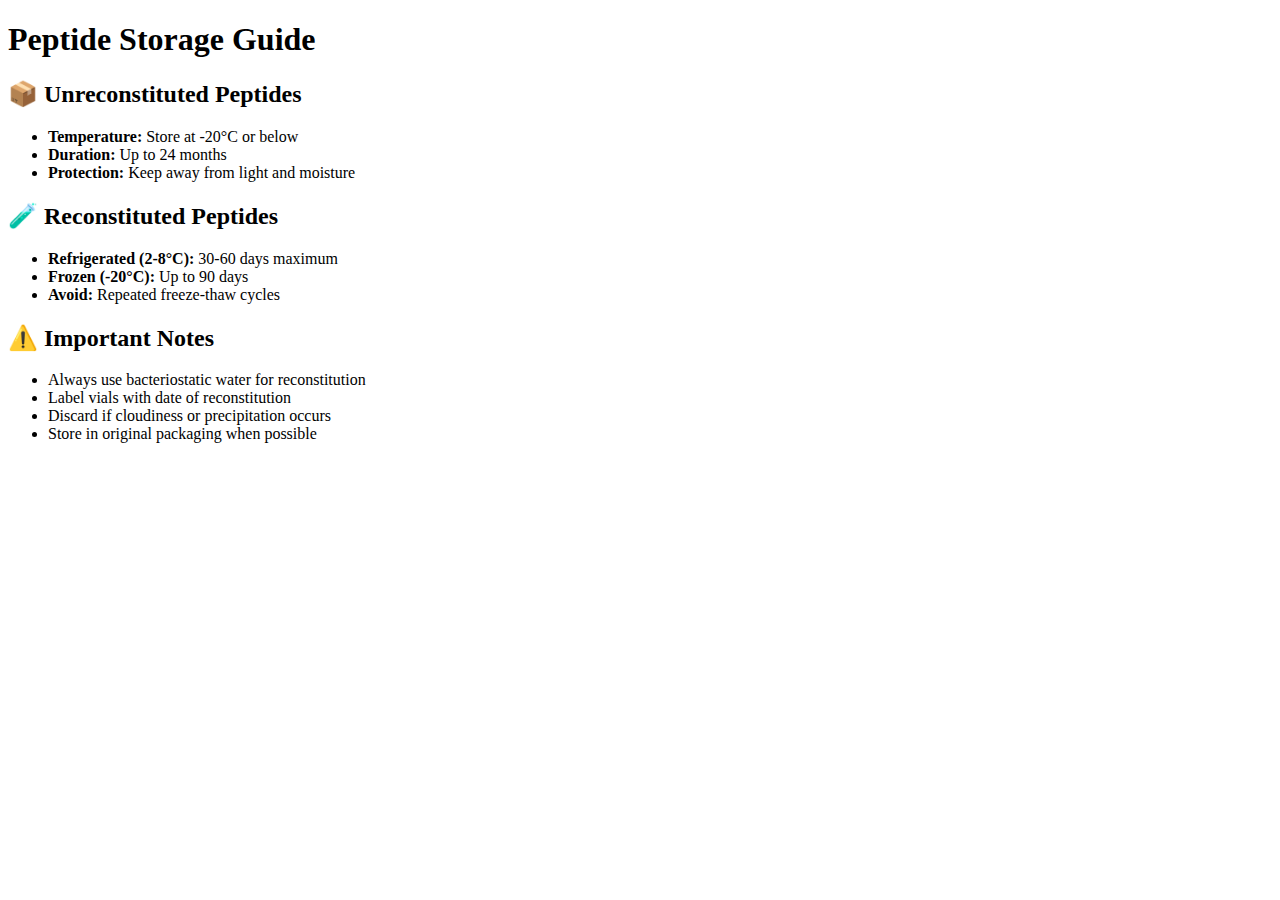
<file: storage-guide.html>
<!DOCTYPE html>
<html lang="en">
<head>
    <meta charset="UTF-8">
    <meta name="viewport" content="width=device-width, initial-scale=1.0">
    <title>Storage Guide - RX Research Sciences</title>
    <link rel="stylesheet" href="styles/products.css">
</head>
<body>
    <header>
        <!-- Incluir o mesmo header do index.html -->
    </header>

    <main class="storage-guide">
        <h1>Peptide Storage Guide</h1>
        
        <div class="storage-section">
            <h2>📦 Unreconstituted Peptides</h2>
            <ul>
                <li><strong>Temperature:</strong> Store at -20°C or below</li>
                <li><strong>Duration:</strong> Up to 24 months</li>
                <li><strong>Protection:</strong> Keep away from light and moisture</li>
            </ul>
        </div>
        
        <div class="storage-section">
            <h2>🧪 Reconstituted Peptides</h2>
            <ul>
                <li><strong>Refrigerated (2-8°C):</strong> 30-60 days maximum</li>
                <li><strong>Frozen (-20°C):</strong> Up to 90 days</li>
                <li><strong>Avoid:</strong> Repeated freeze-thaw cycles</li>
            </ul>
        </div>
        
        <div class="storage-section">
            <h2>⚠️ Important Notes</h2>
            <ul>
                <li>Always use bacteriostatic water for reconstitution</li>
                <li>Label vials with date of reconstitution</li>
                <li>Discard if cloudiness or precipitation occurs</li>
                <li>Store in original packaging when possible</li>
            </ul>
        </div>
    </main>
</body>
</html>
</file>
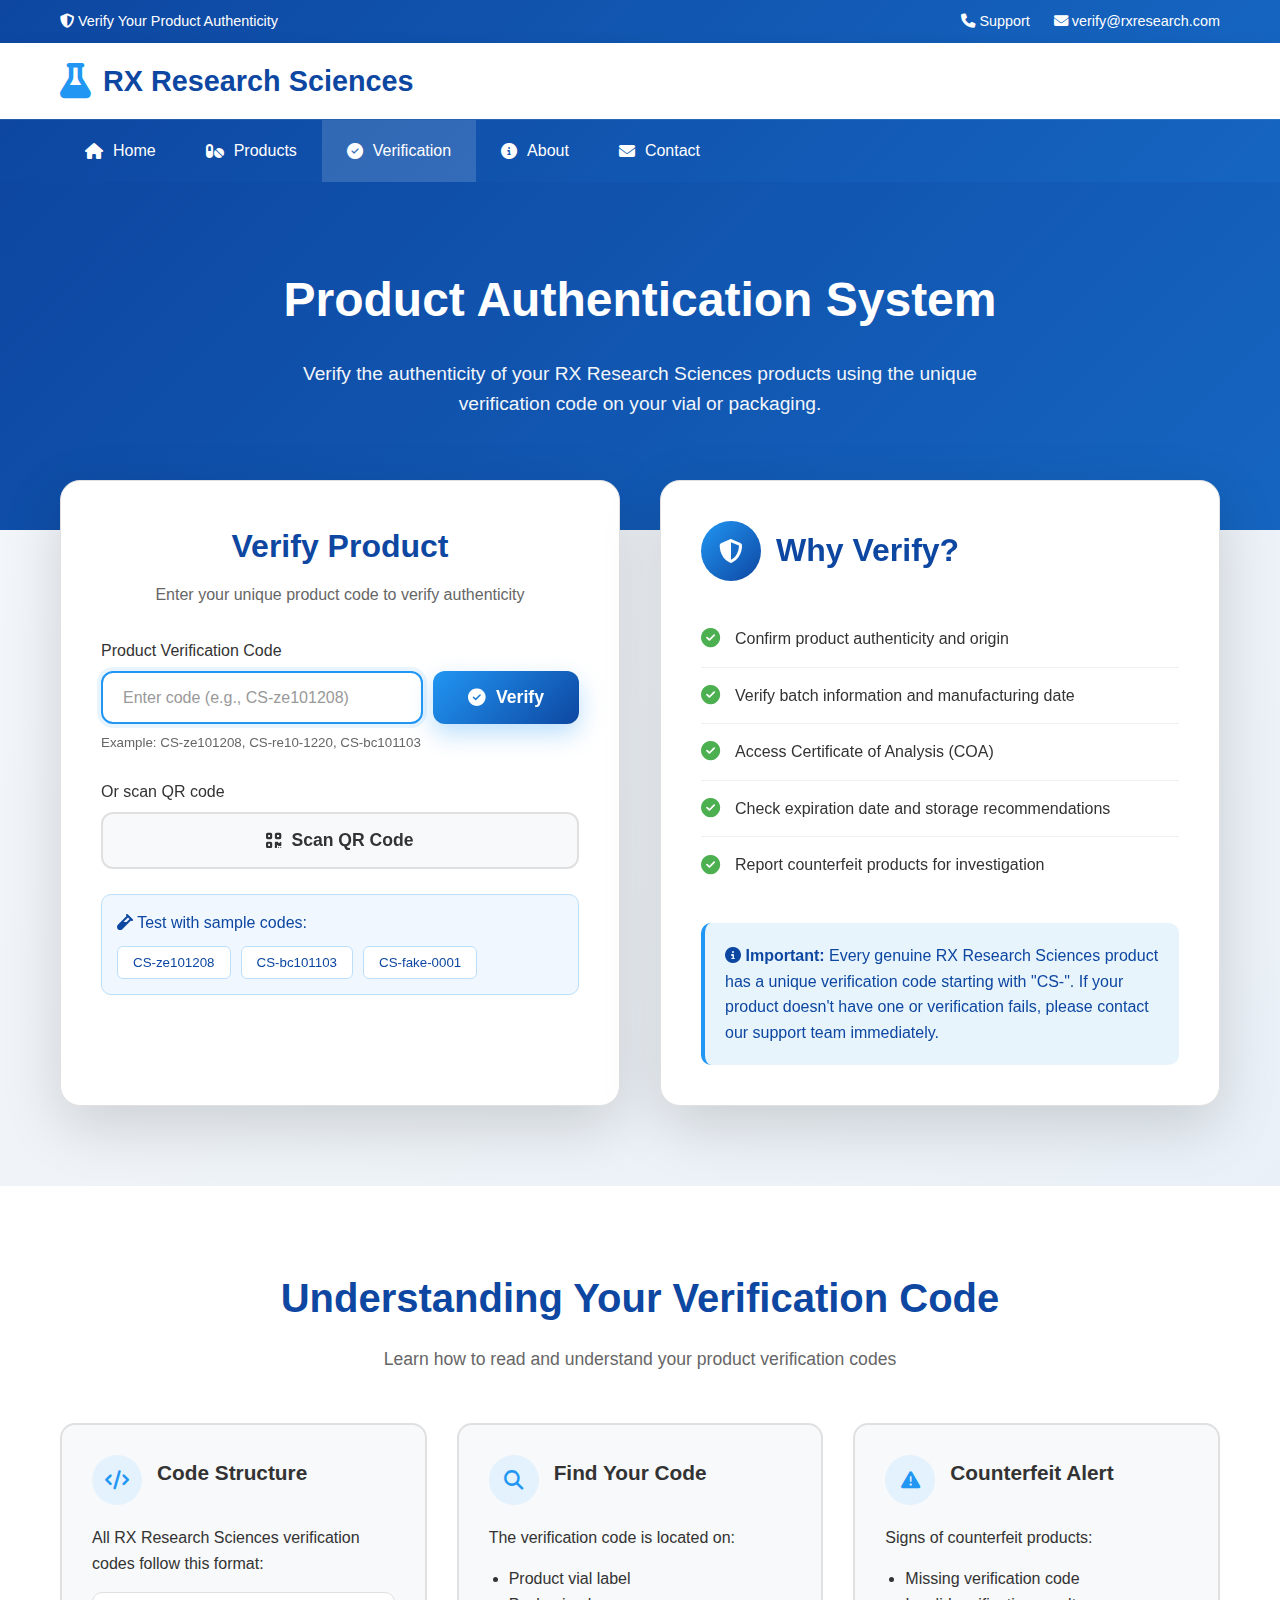
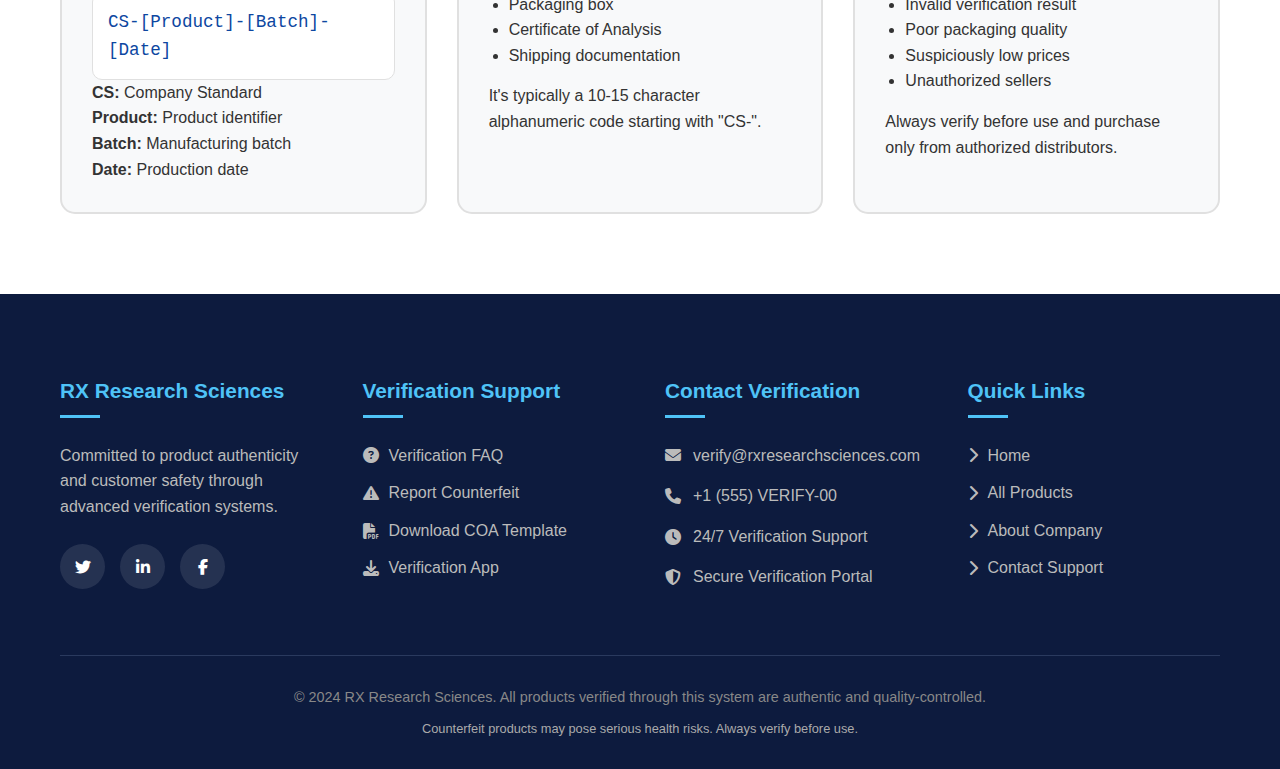
<file: verification.html>
<!DOCTYPE html>
<html lang="en">
<head>
    <meta charset="UTF-8">
    <meta name="viewport" content="width=device-width, initial-scale=1.0">
    <title>Product Verification - RX Research Sciences</title>
    <link rel="stylesheet" href="https://cdnjs.cloudflare.com/ajax/libs/font-awesome/6.4.0/css/all.min.css">
    <style>
        /* ===== BASE STYLES ===== */
        * {
            margin: 0;
            padding: 0;
            box-sizing: border-box;
        }
        
        body {
            font-family: 'Segoe UI', Tahoma, Geneva, Verdana, sans-serif;
            line-height: 1.6;
            color: #333;
            background: linear-gradient(135deg, #f5f7fa 0%, #e4edf5 100%);
            min-height: 100vh;
        }
        
        .container {
            max-width: 1200px;
            margin: 0 auto;
            padding: 0 20px;
        }
        
        /* ===== TOP BAR ===== */
        .top-bar {
            background: linear-gradient(135deg, #0d47a1 0%, #1565c0 100%);
            color: white;
            padding: 10px 0;
            font-size: 0.9rem;
        }
        
        .top-bar-content {
            display: flex;
            justify-content: space-between;
            align-items: center;
        }
        
        .top-links a {
            color: white;
            margin-left: 20px;
            text-decoration: none;
        }
        
        /* ===== HEADER ===== */
        header {
            background: white;
            box-shadow: 0 2px 15px rgba(0,0,0,0.08);
        }
        
        .header-content {
            display: flex;
            align-items: center;
            justify-content: space-between;
            padding: 15px 0;
        }
        
        .logo {
            display: flex;
            align-items: center;
            gap: 12px;
            font-size: 1.8rem;
            font-weight: bold;
            color: #0d47a1;
            text-decoration: none;
        }
        
        .logo i {
            color: #2196f3;
            font-size: 2.2rem;
        }
        
        /* ===== NAVIGATION ===== */
        .main-nav {
            background: linear-gradient(135deg, #0d47a1, #1565c0);
            border-top: 1px solid rgba(255,255,255,0.1);
        }
        
        .nav-links {
            display: flex;
            list-style: none;
            gap: 0;
        }
        
        .nav-links li {
            position: relative;
        }
        
        .nav-links a {
            display: flex;
            align-items: center;
            gap: 10px;
            padding: 18px 25px;
            color: white;
            text-decoration: none;
            font-weight: 500;
            transition: all 0.3s;
        }
        
        .nav-links a:hover,
        .nav-links a.active {
            background: rgba(255, 255, 255, 0.15);
        }
        
        /* ===== VERIFICATION HERO ===== */
        .verification-hero {
            background: linear-gradient(135deg, #0d47a1, #1565c0);
            color: white;
            padding: 80px 0;
            text-align: center;
            position: relative;
            overflow: hidden;
        }
        
        .verification-hero::before {
            content: '';
            position: absolute;
            top: 0;
            left: 0;
            right: 0;
            bottom: 0;
            background: url('https://images.unsplash.com/photo-1582719508461-905c673771fd?ixlib=rb-4.0.3&auto=format&fit=crop&w=1600&q=80') center/cover;
            opacity: 0.1;
        }
        
        .verification-hero-content {
            position: relative;
            z-index: 1;
            max-width: 800px;
            margin: 0 auto;
        }
        
        .verification-hero h1 {
            font-size: 3rem;
            margin-bottom: 20px;
        }
        
        .verification-hero p {
            font-size: 1.2rem;
            opacity: 0.95;
            margin-bottom: 30px;
        }
        
        /* ===== VERIFICATION CONTAINER ===== */
        .verification-container {
            display: grid;
            grid-template-columns: 1fr 1fr;
            gap: 40px;
            margin: -50px auto 80px;
            position: relative;
            z-index: 10;
        }
        
        @media (max-width: 992px) {
            .verification-container {
                grid-template-columns: 1fr;
                margin: -30px auto 60px;
            }
        }
        
        /* ===== VERIFICATION FORM ===== */
        .verification-form {
            background: white;
            border-radius: 20px;
            padding: 40px;
            box-shadow: 0 20px 60px rgba(0,0,0,0.15);
            border: 1px solid #e0e0e0;
        }
        
        .form-header {
            text-align: center;
            margin-bottom: 30px;
        }
        
        .form-header h2 {
            font-size: 2rem;
            color: #0d47a1;
            margin-bottom: 10px;
        }
        
        .form-header p {
            color: #666;
        }
        
        .form-group {
            margin-bottom: 25px;
        }
        
        .form-label {
            display: block;
            margin-bottom: 8px;
            font-weight: 500;
            color: #333;
        }
        
        .form-input {
            width: 100%;
            padding: 15px 20px;
            border: 2px solid #e0e0e0;
            border-radius: 12px;
            font-size: 1rem;
            transition: all 0.3s;
            background: #f8f9fa;
        }
        
        .form-input:focus {
            outline: none;
            border-color: #2196f3;
            background: white;
            box-shadow: 0 0 0 4px rgba(33, 150, 243, 0.1);
        }
        
        .form-input::placeholder {
            color: #999;
        }
        
        .btn {
            display: inline-flex;
            align-items: center;
            justify-content: center;
            gap: 10px;
            padding: 16px 35px;
            border-radius: 12px;
            font-weight: 600;
            font-size: 1.1rem;
            cursor: pointer;
            transition: all 0.3s;
            text-decoration: none;
            border: none;
            width: 100%;
        }
        
        .btn-primary {
            background: linear-gradient(135deg, #2196f3, #0d47a1);
            color: white;
            box-shadow: 0 10px 25px rgba(33, 150, 243, 0.3);
        }
        
        .btn-primary:hover {
            transform: translateY(-3px);
            box-shadow: 0 15px 35px rgba(33, 150, 243, 0.4);
        }
        
        .btn-secondary {
            background: #f8f9fa;
            color: #333;
            border: 2px solid #e0e0e0;
        }
        
        .btn-secondary:hover {
            background: #e9ecef;
            border-color: #2196f3;
        }
        
        .input-group {
            display: flex;
            gap: 10px;
        }
        
        .input-group .form-input {
            flex: 1;
        }
        
        .input-group .btn {
            width: auto;
            min-width: 120px;
        }
        
        /* ===== VERIFICATION INFO ===== */
        .verification-info {
            background: white;
            border-radius: 20px;
            padding: 40px;
            box-shadow: 0 20px 60px rgba(0,0,0,0.15);
            border: 1px solid #e0e0e0;
        }
        
        .info-header {
            display: flex;
            align-items: center;
            gap: 15px;
            margin-bottom: 30px;
        }
        
        .info-icon {
            width: 60px;
            height: 60px;
            background: linear-gradient(135deg, #2196f3, #0d47a1);
            border-radius: 50%;
            display: flex;
            align-items: center;
            justify-content: center;
            font-size: 1.5rem;
            color: white;
        }
        
        .info-header h2 {
            font-size: 2rem;
            color: #0d47a1;
        }
        
        .info-list {
            list-style: none;
            margin-bottom: 30px;
        }
        
        .info-list li {
            padding: 15px 0;
            border-bottom: 1px solid #f0f0f0;
            display: flex;
            align-items: center;
            gap: 15px;
        }
        
        .info-list li:last-child {
            border-bottom: none;
        }
        
        .info-list i {
            color: #4caf50;
            font-size: 1.2rem;
        }
        
        /* ===== RESULT CONTAINER ===== */
        .result-container {
            display: none;
            background: white;
            border-radius: 20px;
            padding: 40px;
            box-shadow: 0 20px 60px rgba(0,0,0,0.15);
            border: 1px solid #e0e0e0;
            margin-top: 40px;
            animation: slideIn 0.5s ease;
        }
        
        @keyframes slideIn {
            from {
                opacity: 0;
                transform: translateY(20px);
            }
            to {
                opacity: 1;
                transform: translateY(0);
            }
        }
        
        .result-header {
            display: flex;
            align-items: center;
            gap: 15px;
            margin-bottom: 30px;
        }
        
        .result-icon {
            width: 70px;
            height: 70px;
            border-radius: 50%;
            display: flex;
            align-items: center;
            justify-content: center;
            font-size: 2rem;
        }
        
        .result-icon.valid {
            background: #e8f5e9;
            color: #2e7d32;
        }
        
        .result-icon.invalid {
            background: #ffebee;
            color: #c62828;
        }
        
        .result-header h2 {
            font-size: 2rem;
            color: #333;
        }
        
        .result-details {
            background: #f8f9fa;
            border-radius: 12px;
            padding: 25px;
            margin-bottom: 30px;
        }
        
        .result-row {
            display: flex;
            padding: 12px 0;
            border-bottom: 1px solid #e0e0e0;
        }
        
        .result-row:last-child {
            border-bottom: none;
        }
        
        .result-label {
            flex: 0 0 200px;
            font-weight: 500;
            color: #666;
        }
        
        .result-value {
            flex: 1;
            font-weight: 500;
            color: #333;
        }
        
        .result-value.valid {
            color: #2e7d32;
            font-weight: bold;
        }
        
        .result-value.invalid {
            color: #c62828;
            font-weight: bold;
        }
        
        .result-actions {
            display: flex;
            gap: 15px;
            margin-top: 30px;
        }
        
        /* ===== VERIFICATION EXAMPLES ===== */
        .examples-section {
            padding: 80px 0;
            background: white;
        }
        
        .section-header {
            text-align: center;
            margin-bottom: 50px;
        }
        
        .section-header h2 {
            font-size: 2.5rem;
            color: #0d47a1;
            margin-bottom: 15px;
        }
        
        .section-header p {
            color: #666;
            max-width: 700px;
            margin: 0 auto;
            font-size: 1.1rem;
        }
        
        .examples-grid {
            display: grid;
            grid-template-columns: repeat(auto-fit, minmax(300px, 1fr));
            gap: 30px;
        }
        
        .example-card {
            background: #f8f9fa;
            border-radius: 15px;
            padding: 30px;
            border: 2px solid #e0e0e0;
            transition: all 0.3s;
        }
        
        .example-card:hover {
            border-color: #2196f3;
            transform: translateY(-5px);
            box-shadow: 0 15px 35px rgba(0,0,0,0.1);
        }
        
        .example-header {
            display: flex;
            align-items: center;
            gap: 15px;
            margin-bottom: 20px;
        }
        
        .example-icon {
            width: 50px;
            height: 50px;
            background: #e3f2fd;
            border-radius: 50%;
            display: flex;
            align-items: center;
            justify-content: center;
            font-size: 1.2rem;
            color: #2196f3;
        }
        
        .example-card h3 {
            font-size: 1.3rem;
            color: #333;
            margin-bottom: 15px;
        }
        
        .code-example {
            background: white;
            padding: 15px;
            border-radius: 10px;
            font-family: monospace;
            font-size: 1.1rem;
            color: #0d47a1;
            border: 1px solid #e0e0e0;
            margin-top: 15px;
        }
        
        /* ===== FOOTER ===== */
        footer {
            background: #0d1b3e;
            color: white;
            padding-top: 80px;
        }
        
        .footer-content {
            display: grid;
            grid-template-columns: repeat(auto-fit, minmax(250px, 1fr));
            gap: 50px;
            padding-bottom: 50px;
        }
        
        .footer-col h3 {
            margin-bottom: 25px;
            color: #4fc3f7;
            font-size: 1.3rem;
            position: relative;
            padding-bottom: 10px;
        }
        
        .footer-col h3::after {
            content: '';
            position: absolute;
            bottom: 0;
            left: 0;
            width: 40px;
            height: 3px;
            background: #4fc3f7;
        }
        
        .footer-links {
            list-style: none;
        }
        
        .footer-links li {
            margin-bottom: 12px;
        }
        
        .footer-links a {
            color: #bbbbbb;
            transition: all 0.3s;
            display: flex;
            align-items: center;
            gap: 10px;
            text-decoration: none;
        }
        
        .footer-links a:hover {
            color: #4fc3f7;
            transform: translateX(5px);
        }
        
        .contact-info {
            color: #bbbbbb;
        }
        
        .contact-info p {
            margin-bottom: 15px;
            display: flex;
            align-items: center;
            gap: 12px;
        }
        
        .social-icons {
            display: flex;
            gap: 15px;
            margin-top: 25px;
        }
        
        .social-icons a {
            display: inline-flex;
            align-items: center;
            justify-content: center;
            width: 45px;
            height: 45px;
            background: rgba(255, 255, 255, 0.1);
            border-radius: 50%;
            color: white;
            transition: all 0.3s;
            text-decoration: none;
        }
        
        .social-icons a:hover {
            background: #2196f3;
            transform: translateY(-3px);
        }
        
        .footer-bottom {
            border-top: 1px solid #2a3a5e;
            padding: 30px 0;
            text-align: center;
            color: #888;
            font-size: 0.9rem;
        }
        
        /* ===== LOADING SPINNER ===== */
        .loading-spinner {
            display: none;
            text-align: center;
            padding: 30px;
        }
        
        .spinner {
            width: 50px;
            height: 50px;
            border: 5px solid #f3f3f3;
            border-top: 5px solid #2196f3;
            border-radius: 50%;
            animation: spin 1s linear infinite;
            margin: 0 auto 20px;
        }
        
        @keyframes spin {
            0% { transform: rotate(0deg); }
            100% { transform: rotate(360deg); }
        }
        
        /* ===== RESPONSIVE ===== */
        @media (max-width: 768px) {
            .verification-hero h1 {
                font-size: 2.2rem;
            }
            
            .verification-container {
                padding: 0 15px;
            }
            
            .verification-form,
            .verification-info {
                padding: 30px 20px;
            }
            
            .form-header h2,
            .info-header h2 {
                font-size: 1.8rem;
            }
            
            .result-row {
                flex-direction: column;
                gap: 5px;
            }
            
            .result-label {
                flex: none;
            }
            
            .result-actions {
                flex-direction: column;
            }
            
            .btn {
                width: 100%;
            }
        }
    </style>
</head>
<body>
    <!-- TOP BAR -->
    <div class="top-bar">
        <div class="container top-bar-content">
            <div><i class="fas fa-shield-alt"></i> Verify Your Product Authenticity</div>
            <div class="top-links">
                <a href="tel:+15551234567"><i class="fas fa-phone"></i> Support</a>
                <a href="mailto:verify@rxresearch.com"><i class="fas fa-envelope"></i> verify@rxresearch.com</a>
            </div>
        </div>
    </div>

    <!-- HEADER -->
    <header>
        <div class="container">
            <div class="header-content">
                <!-- LOGO -->
                <a href="index.html" class="logo">
                    <i class="fas fa-flask"></i>
                    <span>RX Research Sciences</span>
                </a>
            </div>
        </div>

        <!-- NAVIGATION -->
        <nav class="main-nav">
            <div class="container">
                <ul class="nav-links">
                    <li><a href="index.html"><i class="fas fa-home"></i> Home</a></li>
                    <li><a href="products.html"><i class="fas fa-pills"></i> Products</a></li>
                    <li><a href="verification.html" class="active"><i class="fas fa-check-circle"></i> Verification</a></li>
                    <li><a href="about.html"><i class="fas fa-info-circle"></i> About</a></li>
                    <li><a href="contact.html"><i class="fas fa-envelope"></i> Contact</a></li>
                </ul>
            </div>
        </nav>
    </header>

    <!-- VERIFICATION HERO -->
    <section class="verification-hero">
        <div class="container verification-hero-content">
            <h1>Product Authentication System</h1>
            <p>Verify the authenticity of your RX Research Sciences products using the unique verification code on your vial or packaging.</p>
        </div>
    </section>

    <!-- VERIFICATION CONTAINER -->
    <div class="container verification-container">
        <!-- VERIFICATION FORM -->
        <div class="verification-form">
            <div class="form-header">
                <h2>Verify Product</h2>
                <p>Enter your unique product code to verify authenticity</p>
            </div>
            
            <div class="form-group">
                <label class="form-label">Product Verification Code</label>
                <div class="input-group">
                    <input type="text" class="form-input" id="verificationCode" 
                           placeholder="Enter code (e.g., CS-ze101208)" 
                           maxlength="20"
                           pattern="[A-Za-z0-9-]+">
                    <button class="btn btn-primary" id="verifyBtn">
                        <i class="fas fa-check-circle"></i> Verify
                    </button>
                </div>
                <small style="display: block; margin-top: 8px; color: #666;">
                    Example: CS-ze101208, CS-re10-1220, CS-bc101103
                </small>
            </div>
            
            <div class="form-group">
                <label class="form-label">Or scan QR code</label>
                <button class="btn btn-secondary" id="scanBtn">
                    <i class="fas fa-qrcode"></i> Scan QR Code
                </button>
            </div>
            
            <div class="loading-spinner" id="loadingSpinner">
                <div class="spinner"></div>
                <p>Verifying product authenticity...</p>
            </div>
        </div>

        <!-- VERIFICATION INFO -->
        <div class="verification-info">
            <div class="info-header">
                <div class="info-icon">
                    <i class="fas fa-shield-alt"></i>
                </div>
                <h2>Why Verify?</h2>
            </div>
            
            <ul class="info-list">
                <li>
                    <i class="fas fa-check-circle"></i>
                    <span>Confirm product authenticity and origin</span>
                </li>
                <li>
                    <i class="fas fa-check-circle"></i>
                    <span>Verify batch information and manufacturing date</span>
                </li>
                <li>
                    <i class="fas fa-check-circle"></i>
                    <span>Access Certificate of Analysis (COA)</span>
                </li>
                <li>
                    <i class="fas fa-check-circle"></i>
                    <span>Check expiration date and storage recommendations</span>
                </li>
                <li>
                    <i class="fas fa-check-circle"></i>
                    <span>Report counterfeit products for investigation</span>
                </li>
            </ul>
            
            <div style="background: #e8f4fc; padding: 20px; border-radius: 10px; border-left: 4px solid #2196f3;">
                <p style="color: #0d47a1; margin: 0;">
                    <i class="fas fa-info-circle"></i> 
                    <strong>Important:</strong> Every genuine RX Research Sciences product has a unique verification code starting with "CS-". If your product doesn't have one or verification fails, please contact our support team immediately.
                </p>
            </div>
        </div>
    </div>

    <!-- RESULT CONTAINER -->
    <div class="container">
        <div class="result-container" id="resultContainer">
            <!-- Result will be dynamically inserted here -->
        </div>
    </div>

    <!-- EXAMPLES SECTION -->
    <section class="examples-section">
        <div class="container">
            <div class="section-header">
                <h2>Understanding Your Verification Code</h2>
                <p>Learn how to read and understand your product verification codes</p>
            </div>
            
            <div class="examples-grid">
                <div class="example-card">
                    <div class="example-header">
                        <div class="example-icon">
                            <i class="fas fa-code"></i>
                        </div>
                        <h3>Code Structure</h3>
                    </div>
                    <p>All RX Research Sciences verification codes follow this format:</p>
                    <div class="code-example">
                        CS-[Product]-[Batch]-[Date]
                    </div>
                    <p><strong>CS:</strong> Company Standard<br>
                       <strong>Product:</strong> Product identifier<br>
                       <strong>Batch:</strong> Manufacturing batch<br>
                       <strong>Date:</strong> Production date</p>
                </div>
                
                <div class="example-card">
                    <div class="example-header">
                        <div class="example-icon">
                            <i class="fas fa-search"></i>
                        </div>
                        <h3>Find Your Code</h3>
                    </div>
                    <p>The verification code is located on:</p>
                    <ul style="padding-left: 20px; margin: 15px 0;">
                        <li>Product vial label</li>
                        <li>Packaging box</li>
                        <li>Certificate of Analysis</li>
                        <li>Shipping documentation</li>
                    </ul>
                    <p>It's typically a 10-15 character alphanumeric code starting with "CS-".</p>
                </div>
                
                <div class="example-card">
                    <div class="example-header">
                        <div class="example-icon">
                            <i class="fas fa-exclamation-triangle"></i>
                        </div>
                        <h3>Counterfeit Alert</h3>
                    </div>
                    <p>Signs of counterfeit products:</p>
                    <ul style="padding-left: 20px; margin: 15px 0;">
                        <li>Missing verification code</li>
                        <li>Invalid verification result</li>
                        <li>Poor packaging quality</li>
                        <li>Suspiciously low prices</li>
                        <li>Unauthorized sellers</li>
                    </ul>
                    <p>Always verify before use and purchase only from authorized distributors.</p>
                </div>
            </div>
        </div>
    </section>

    <!-- FOOTER -->
    <footer>
        <div class="container">
            <div class="footer-content">
                <div class="footer-col">
                    <h3>RX Research Sciences</h3>
                    <p style="color: #bbbbbb; margin-bottom: 20px;">Committed to product authenticity and customer safety through advanced verification systems.</p>
                    <div class="social-icons">
                        <a href="#"><i class="fab fa-twitter"></i></a>
                        <a href="#"><i class="fab fa-linkedin-in"></i></a>
                        <a href="#"><i class="fab fa-facebook-f"></i></a>
                    </div>
                </div>
                
                <div class="footer-col">
                    <h3>Verification Support</h3>
                    <ul class="footer-links">
                        <li><a href="#"><i class="fas fa-question-circle"></i> Verification FAQ</a></li>
                        <li><a href="#"><i class="fas fa-exclamation-triangle"></i> Report Counterfeit</a></li>
                        <li><a href="#"><i class="fas fa-file-pdf"></i> Download COA Template</a></li>
                        <li><a href="#"><i class="fas fa-download"></i> Verification App</a></li>
                    </ul>
                </div>
                
                <div class="footer-col">
                    <h3>Contact Verification</h3>
                    <div class="contact-info">
                        <p><i class="fas fa-envelope"></i> verify@rxresearchsciences.com</p>
                        <p><i class="fas fa-phone"></i> +1 (555) VERIFY-00</p>
                        <p><i class="fas fa-clock"></i> 24/7 Verification Support</p>
                        <p><i class="fas fa-shield-alt"></i> Secure Verification Portal</p>
                    </div>
                </div>
                
                <div class="footer-col">
                    <h3>Quick Links</h3>
                    <ul class="footer-links">
                        <li><a href="index.html"><i class="fas fa-chevron-right"></i> Home</a></li>
                        <li><a href="products.html"><i class="fas fa-chevron-right"></i> All Products</a></li>
                        <li><a href="about.html"><i class="fas fa-chevron-right"></i> About Company</a></li>
                        <li><a href="contact.html"><i class="fas fa-chevron-right"></i> Contact Support</a></li>
                    </ul>
                </div>
            </div>
            
            <div class="footer-bottom">
                <p>&copy; 2024 RX Research Sciences. All products verified through this system are authentic and quality-controlled.</p>
                <p style="font-size: 0.8rem; margin-top: 10px; color: #aaa;">Counterfeit products may pose serious health risks. Always verify before use.</p>
            </div>
        </div>
    </footer>

    <script>
        // ===== PRODUCT DATABASE =====
        // This would typically come from a server/database
        const productDatabase = {
            // GLP-1 Analogs
            "CS-ze101208": {
                name: "Tirzepatide 10mg",
                status: "valid",
                batch: "ZE-1012-08",
                manufactureDate: "2023-10-12",
                expirationDate: "2025-10-12",
                verifiedCount: 1428,
                lastVerified: "2024-01-15",
                location: "USA Laboratory",
                purity: "99.3% HPLC",
                storage: "-20°C"
            },
            "CS-ze151021": {
                name: "Tirzepatide 15mg",
                status: "valid",
                batch: "ZE-1510-21",
                manufactureDate: "2023-10-15",
                expirationDate: "2025-10-15",
                verifiedCount: 892,
                lastVerified: "2024-01-10",
                location: "Germany Facility",
                purity: "99.1% HPLC",
                storage: "-20°C"
            },
            "CS-ze201124": {
                name: "Tirzepatide 20mg",
                status: "valid",
                batch: "ZE-2011-24",
                manufactureDate: "2023-11-20",
                expirationDate: "2025-11-20",
                verifiedCount: 756,
                lastVerified: "2024-01-08",
                location: "USA Laboratory",
                purity: "99.4% HPLC",
                storage: "-20°C"
            },
            "CS-re10-1220": {
                name: "Retatrutide 10mg",
                status: "valid",
                batch: "RE-1012-20",
                manufactureDate: "2023-12-10",
                expirationDate: "2025-12-10",
                verifiedCount: 523,
                lastVerified: "2024-01-12",
                location: "Switzerland Lab",
                purity: "99.2% HPLC",
                storage: "-20°C"
            },
            "CS-re20-1225": {
                name: "Retatrutide 20mg",
                status: "valid",
                batch: "RE-2012-25",
                manufactureDate: "2023-12-20",
                expirationDate: "2025-12-20",
                verifiedCount: 341,
                lastVerified: "2024-01-05",
                location: "Germany Facility",
                purity: "99.3% HPLC",
                storage: "-20°C"
            },
            // Research Peptides
            "CS-bc101103": {
                name: "BPC-157 10mg",
                status: "valid",
                batch: "BC-1011-03",
                manufactureDate: "2023-11-10",
                expirationDate: "2025-11-10",
                verifiedCount: 2156,
                lastVerified: "2024-01-18",
                location: "USA Laboratory",
                purity: "99.5% HPLC",
                storage: "-20°C"
            },
            "CS-tb10-0111": {
                name: "TB-500 10mg",
                status: "valid",
                batch: "TB-1001-11",
                manufactureDate: "2023-11-01",
                expirationDate: "2025-11-01",
                verifiedCount: 1789,
                lastVerified: "2024-01-14",
                location: "Switzerland Lab",
                purity: "99.2% HPLC",
                storage: "-20°C"
            },
            "CS-sa101018": {
                name: "Semax 10mg",
                status: "valid",
                batch: "SA-1010-18",
                manufactureDate: "2023-10-10",
                expirationDate: "2025-10-10",
                verifiedCount: 1245,
                lastVerified: "2024-01-09",
                location: "Russia Facility",
                purity: "99.1% HPLC",
                storage: "-20°C"
            },
            "CS-ep10-1228": {
                name: "Epithalon 10mg",
                status: "valid",
                batch: "EP-1012-28",
                manufactureDate: "2023-12-10",
                expirationDate: "2025-12-10",
                verifiedCount: 987,
                lastVerified: "2024-01-07",
                location: "USA Laboratory",
                purity: "99.4% HPLC",
                storage: "-20°C"
            },
            // Test invalid codes
            "CS-fake-0001": {
                name: "Counterfeit Product",
                status: "invalid",
                reason: "Code not found in database"
            },
            "CS-expired-001": {
                name: "Expired Batch",
                status: "invalid",
                reason: "Product expiration date passed"
            },
            "CS-recall-001": {
                name: "Recalled Product",
                status: "invalid",
                reason: "Batch recalled for quality control"
            }
        };

        // ===== DOM ELEMENTS =====
        const verificationCodeInput = document.getElementById('verificationCode');
        const verifyBtn = document.getElementById('verifyBtn');
        const scanBtn = document.getElementById('scanBtn');
        const loadingSpinner = document.getElementById('loadingSpinner');
        const resultContainer = document.getElementById('resultContainer');

        // ===== VERIFICATION FUNCTION =====
        function verifyProduct(code) {
            // Show loading spinner
            loadingSpinner.style.display = 'block';
            resultContainer.style.display = 'none';
            
            // Simulate API call delay
            setTimeout(() => {
                const normalizedCode = code.trim().toUpperCase();
                const product = productDatabase[normalizedCode];
                
                // Hide loading spinner
                loadingSpinner.style.display = 'none';
                
                if (product) {
                    showResult(product, normalizedCode);
                } else {
                    showInvalidResult(normalizedCode);
                }
                
                // Scroll to result
                resultContainer.scrollIntoView({ behavior: 'smooth', block: 'start' });
                
            }, 1500); // Simulate 1.5 second API delay
        }

        // ===== SHOW VALID RESULT =====
        function showResult(product, code) {
            const isAuthentic = product.status === 'valid';
            const verificationDate = new Date().toLocaleDateString('en-US', {
                year: 'numeric',
                month: 'long',
                day: 'numeric',
                hour: '2-digit',
                minute: '2-digit'
            });
            
            resultContainer.innerHTML = `
                <div class="result-header">
                    <div class="result-icon ${isAuthentic ? 'valid' : 'invalid'}">
                        <i class="fas ${isAuthentic ? 'fa-check-circle' : 'fa-times-circle'}"></i>
                    </div>
                    <h2>${isAuthentic ? '✅ Product Authentic' : '❌ Product Verification Failed'}</h2>
                </div>
                
                <div class="result-details">
                    <div class="result-row">
                        <div class="result-label">Verification Code:</div>
                        <div class="result-value ${isAuthentic ? 'valid' : 'invalid'}">${code}</div>
                    </div>
                    <div class="result-row">
                        <div class="result-label">Product Name:</div>
                        <div class="result-value">${product.name}</div>
                    </div>
                    ${isAuthentic ? `
                    <div class="result-row">
                        <div class="result-label">Batch Number:</div>
                        <div class="result-value">${product.batch}</div>
                    </div>
                    <div class="result-row">
                        <div class="result-label">Manufacture Date:</div>
                        <div class="result-value">${product.manufactureDate}</div>
                    </div>
                    <div class="result-row">
                        <div class="result-label">Expiration Date:</div>
                        <div class="result-value">${product.expirationDate}</div>
                    </div>
                    <div class="result-row">
                        <div class="result-label">Purity Level:</div>
                        <div class="result-value">${product.purity}</div>
                    </div>
                    <div class="result-row">
                        <div class="result-label">Storage Conditions:</div>
                        <div class="result-value">${product.storage}</div>
                    </div>
                    <div class="result-row">
                        <div class="result-label">Manufacturing Location:</div>
                        <div class="result-value">${product.location}</div>
                    </div>
                    <div class="result-row">
                        <div class="result-label">Times Verified:</div>
                        <div class="result-value">${product.verifiedCount.toLocaleString()}</div>
                    </div>
                    ` : `
                    <div class="result-row">
                        <div class="result-label">Reason:</div>
                        <div class="result-value invalid">${product.reason}</div>
                    </div>
                    `}
                    <div class="result-row">
                        <div class="result-label">Verification Date:</div>
                        <div class="result-value">${verificationDate}</div>
                    </div>
                </div>
                
                <div class="result-actions">
                    ${isAuthentic ? `
                    <button class="btn btn-primary" onclick="downloadCOA('${code}')">
                        <i class="fas fa-file-pdf"></i> Download COA
                    </button>
                    <button class="btn btn-secondary" onclick="printVerification('${code}')">
                        <i class="fas fa-print"></i> Print Verification
                    </button>
                    ` : `
                    <button class="btn btn-primary" onclick="reportCounterfeit('${code}')">
                        <i class="fas fa-exclamation-triangle"></i> Report Counterfeit
                    </button>
                    `}
                    <button class="btn btn-secondary" onclick="verifyAnother()">
                        <i class="fas fa-redo"></i> Verify Another
                    </button>
                </div>
                
                ${isAuthentic ? `
                <div style="margin-top: 25px; padding: 20px; background: #e8f5e9; border-radius: 10px; border-left: 4px solid #2e7d32;">
                    <p style="margin: 0; color: #2e7d32;">
                        <i class="fas fa-check-circle"></i> 
                        <strong>Verification Successful:</strong> This product is authentic and was manufactured under strict quality control conditions. Store according to recommendations and use before expiration date.
                    </p>
                </div>
                ` : `
                <div style="margin-top: 25px; padding: 20px; background: #ffebee; border-radius: 10px; border-left: 4px solid #c62828;">
                    <p style="margin: 0; color: #c62828;">
                        <i class="fas fa-exclamation-triangle"></i> 
                        <strong>Warning:</strong> This product verification failed. Do not use this product. Please contact our verification team immediately at verify@rxresearchsciences.com or call +1 (555) VERIFY-00.
                    </p>
                </div>
                `}
            `;
            
            resultContainer.style.display = 'block';
            
            // Add to verification history
            addToHistory(code, isAuthentic);
        }

        // ===== SHOW INVALID RESULT =====
        function showInvalidResult(code) {
            const verificationDate = new Date().toLocaleDateString('en-US', {
                year: 'numeric',
                month: 'long',
                day: 'numeric',
                hour: '2-digit',
                minute: '2-digit'
            });
            
            resultContainer.innerHTML = `
                <div class="result-header">
                    <div class="result-icon invalid">
                        <i class="fas fa-times-circle"></i>
                    </div>
                    <h2>❌ Invalid Verification Code</h2>
                </div>
                
                <div class="result-details">
                    <div class="result-row">
                        <div class="result-label">Entered Code:</div>
                        <div class="result-value invalid">${code}</div>
                    </div>
                    <div class="result-row">
                        <div class="result-label">Status:</div>
                        <div class="result-value invalid">Code not found in database</div>
                    </div>
                    <div class="result-row">
                        <div class="result-label">Possible Reasons:</div>
                        <div class="result-value">
                            <ul style="padding-left: 20px; margin: 0;">
                                <li>Code entered incorrectly</li>
                                <li>Product from unauthorized source</li>
                                <li>Counterfeit product</li>
                                <li>Database synchronization in progress</li>
                            </ul>
                        </div>
                    </div>
                    <div class="result-row">
                        <div class="result-label">Verification Date:</div>
                        <div class="result-value">${verificationDate}</div>
                    </div>
                </div>
                
                <div class="result-actions">
                    <button class="btn btn-primary" onclick="reportCounterfeit('${code}')">
                        <i class="fas fa-exclamation-triangle"></i> Report Suspected Counterfeit
                    </button>
                    <button class="btn btn-secondary" onclick="verifyAnother()">
                        <i class="fas fa-redo"></i> Try Again
                    </button>
                </div>
                
                <div style="margin-top: 25px; padding: 20px; background: #fff3e0; border-radius: 10px; border-left: 4px solid #f57c00;">
                    <p style="margin: 0; color: #f57c00;">
                        <i class="fas fa-info-circle"></i> 
                        <strong>Note:</strong> Please double-check your verification code. It should start with "CS-" followed by 8-12 characters. If you're certain the code is correct, this may indicate a counterfeit product.
                    </p>
                </div>
            `;
            
            resultContainer.style.display = 'block';
            addToHistory(code, false);
        }

        // ===== HELPER FUNCTIONS =====
        function downloadCOA(code) {
            alert(`Downloading Certificate of Analysis for ${code}\n\nIn a real application, this would download a PDF file.`);
            // In real app: window.open(`/api/coa/${code}`, '_blank');
        }

        function printVerification(code) {
            const printContent = resultContainer.innerHTML;
            const originalContent = document.body.innerHTML;
            
            document.body.innerHTML = `
                <div style="padding: 40px; max-width: 800px; margin: 0 auto;">
                    <h1 style="color: #0d47a1; border-bottom: 2px solid #0d47a1; padding-bottom: 10px;">
                        RX Research Sciences - Product Verification
                    </h1>
                    ${printContent}
                    <div style="margin-top: 40px; padding-top: 20px; border-top: 1px solid #ccc; color: #666; font-size: 0.9rem;">
                        Printed on: ${new Date().toLocaleString()}<br>
                        Verification ID: ${Math.random().toString(36).substr(2, 9).toUpperCase()}
                    </div>
                </div>
            `;
            
            window.print();
            document.body.innerHTML = originalContent;
            location.reload();
        }

        function reportCounterfeit(code) {
            const email = `verify@rxresearchsciences.com`;
            const subject = `Counterfeit Product Report: ${code}`;
            const body = `Product Code: ${code}\n\nDetails:\n\nPurchase Date:\nPurchase Location:\nReason for Concern:\n\nAdditional Information:`;
            
            window.open(`mailto:${email}?subject=${encodeURIComponent(subject)}&body=${encodeURIComponent(body)}`, '_blank');
        }

        function verifyAnother() {
            verificationCodeInput.value = '';
            verificationCodeInput.focus();
            resultContainer.style.display = 'none';
        }

        function addToHistory(code, isValid) {
            const history = JSON.parse(localStorage.getItem('verificationHistory') || '[]');
            history.unshift({
                code: code,
                isValid: isValid,
                timestamp: new Date().toISOString()
            });
            
            // Keep only last 10 verifications
            if (history.length > 10) {
                history.pop();
            }
            
            localStorage.setItem('verificationHistory', JSON.stringify(history));
        }

        // ===== QR CODE SCANNER SIMULATION =====
        function simulateQRScan() {
            // For demo purposes, simulate scanning a random valid code
            const validCodes = Object.keys(productDatabase).filter(code => productDatabase[code].status === 'valid');
            const randomCode = validCodes[Math.floor(Math.random() * validCodes.length)];
            
            verificationCodeInput.value = randomCode;
            verifyProduct(randomCode);
        }

        // ===== EVENT LISTENERS =====
        verifyBtn.addEventListener('click', () => {
            const code = verificationCodeInput.value.trim();
            if (code) {
                verifyProduct(code);
            } else {
                alert('Please enter a verification code');
                verificationCodeInput.focus();
            }
        });

        scanBtn.addEventListener('click', simulateQRScan);

        verificationCodeInput.addEventListener('keypress', (e) => {
            if (e.key === 'Enter') {
                verifyBtn.click();
            }
        });

        // Auto-focus on input
        verificationCodeInput.focus();

        // ===== SAMPLE CODE BUTTONS =====
        // Add sample code buttons for easy testing
        const sampleCodes = ['CS-ze101208', 'CS-bc101103', 'CS-fake-0001'];
        
        const sampleContainer = document.createElement('div');
        sampleContainer.style.cssText = `
            margin-top: 20px;
            padding: 15px;
            background: #f0f7ff;
            border-radius: 10px;
            border: 1px solid #bbdefb;
        `;
        
        sampleContainer.innerHTML = `
            <p style="margin: 0 0 10px 0; color: #0d47a1; font-weight: 500;">
                <i class="fas fa-vial"></i> Test with sample codes:
            </p>
            <div style="display: flex; gap: 10px; flex-wrap: wrap;">
                ${sampleCodes.map(code => `
                    <button class="sample-code-btn" 
                            data-code="${code}"
                            style="padding: 8px 15px; background: white; border: 1px solid #bbdefb; border-radius: 6px; cursor: pointer; color: #0d47a1; transition: all 0.3s;">
                        ${code}
                    </button>
                `).join('')}
            </div>
        `;
        
        document.querySelector('.verification-form').appendChild(sampleContainer);
        
        // Add event listeners to sample code buttons
        document.querySelectorAll('.sample-code-btn').forEach(btn => {
            btn.addEventListener('click', () => {
                const code = btn.getAttribute('data-code');
                verificationCodeInput.value = code;
                verifyProduct(code);
            });
            
            btn.addEventListener('mouseenter', () => {
                btn.style.background = '#e3f2fd';
                btn.style.borderColor = '#2196f3';
                btn.style.transform = 'translateY(-2px)';
            });
            
            btn.addEventListener('mouseleave', () => {
                btn.style.background = 'white';
                btn.style.borderColor = '#bbdefb';
                btn.style.transform = 'translateY(0)';
            });
        });

        // ===== INITIALIZATION =====
        document.addEventListener('DOMContentLoaded', () => {
            // Check if there's a code in URL parameters
            const urlParams = new URLSearchParams(window.location.search);
            const codeParam = urlParams.get('code');
            
            if (codeParam) {
                verificationCodeInput.value = codeParam;
                verifyProduct(codeParam);
            }
        });
    </script>
</body>
</html>
</file>
<file: styles/products.css>

</file>
